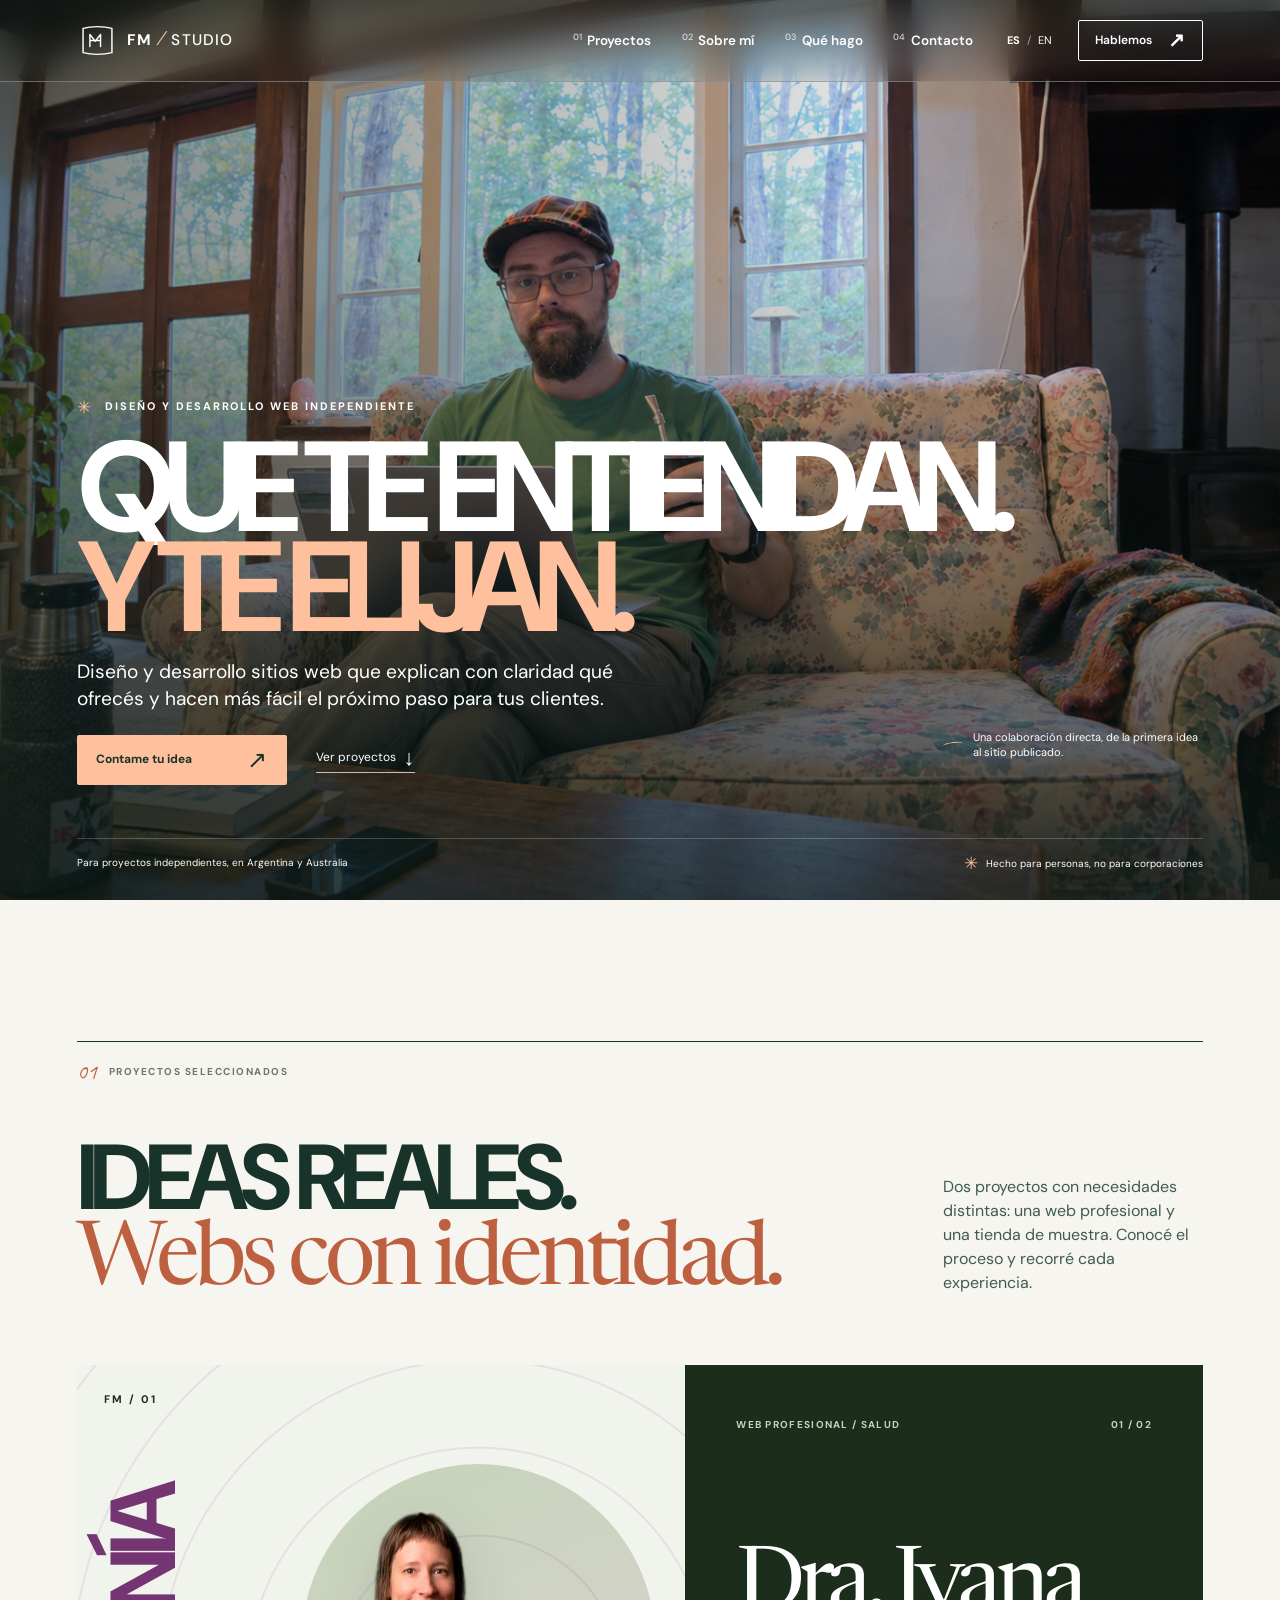
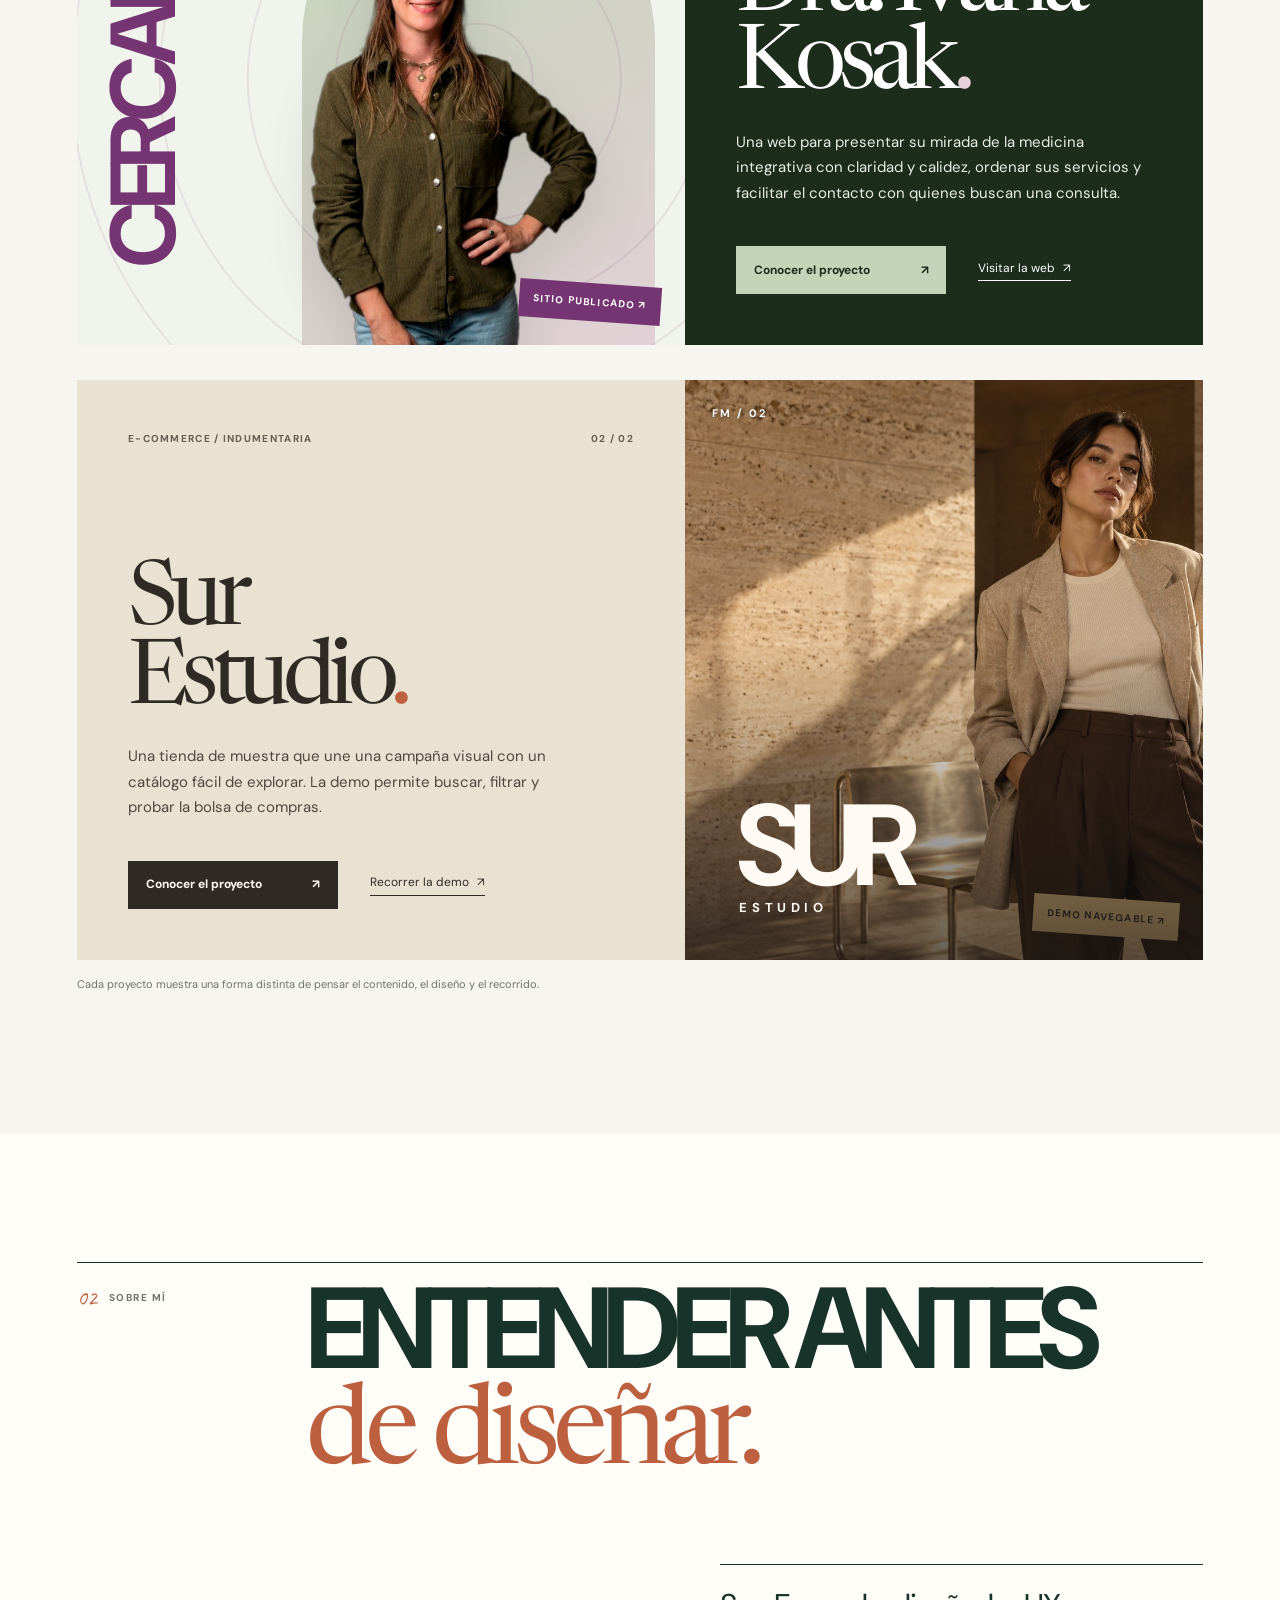
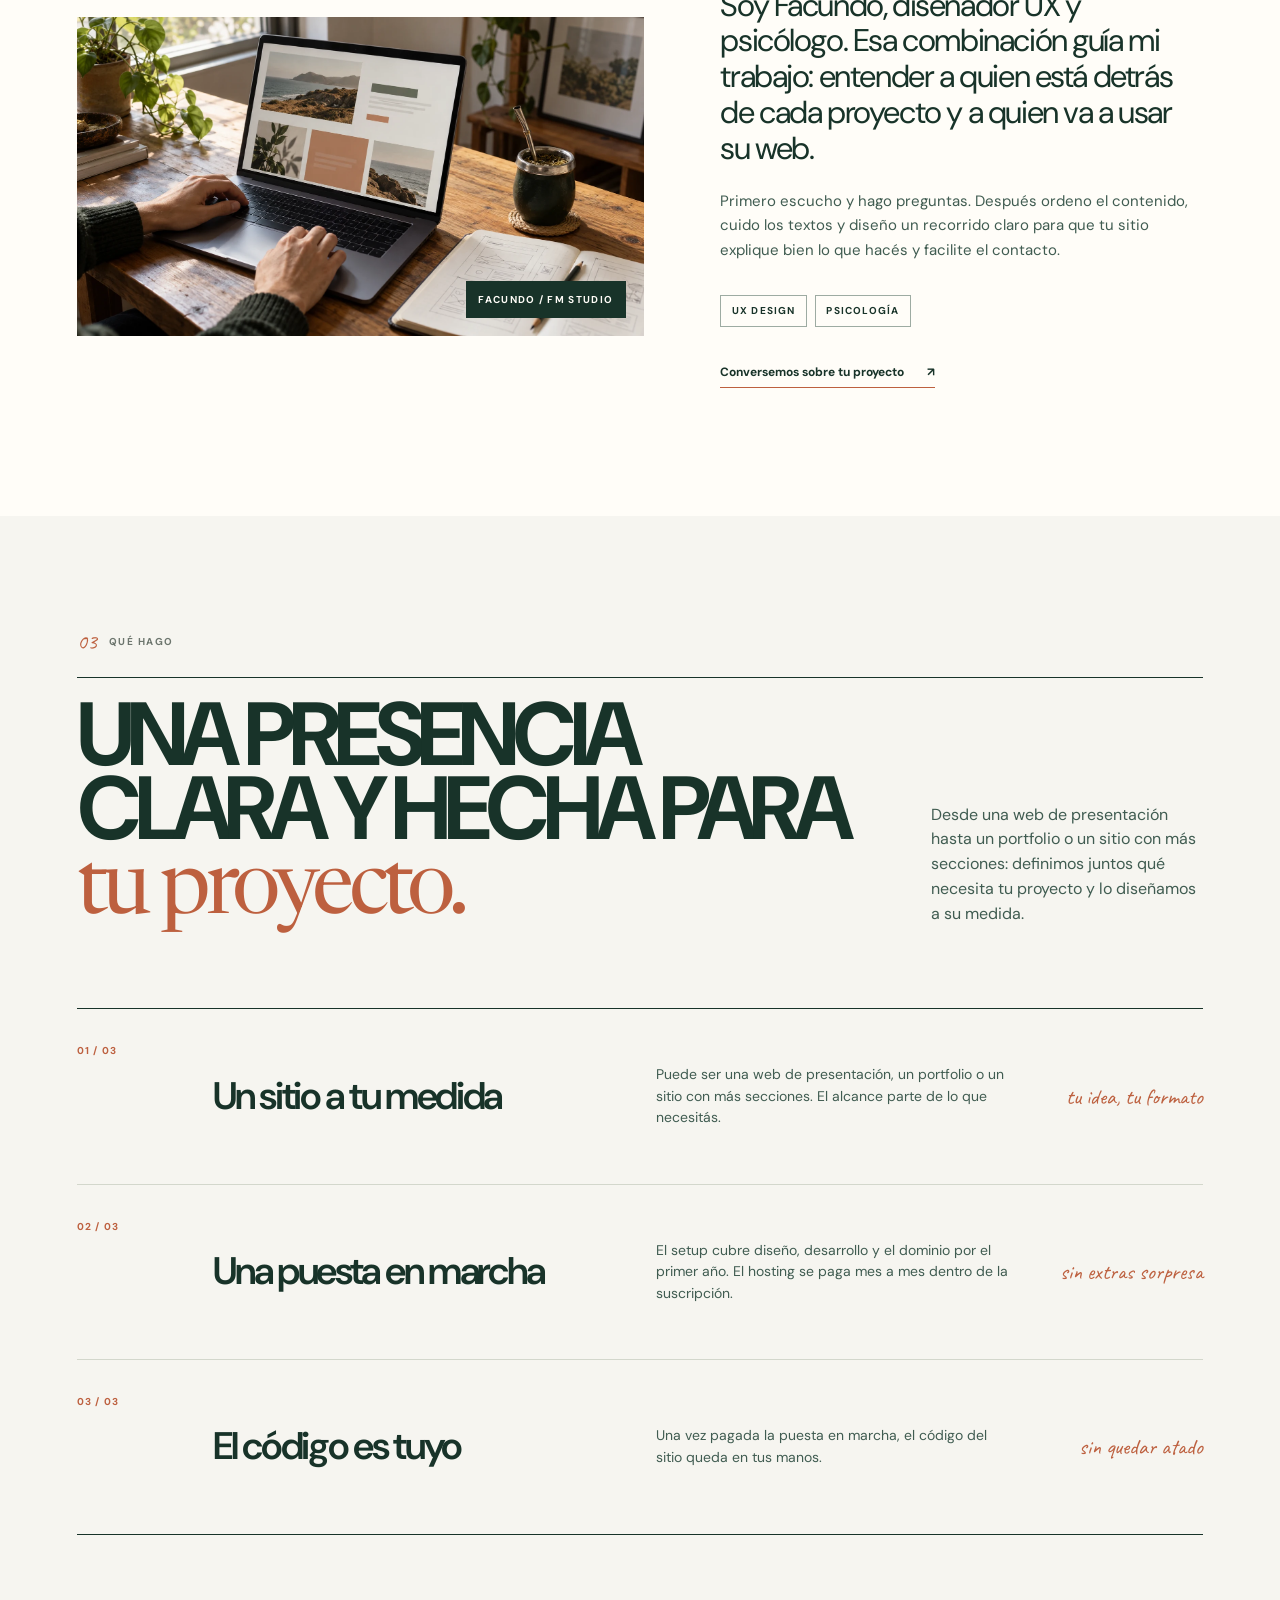
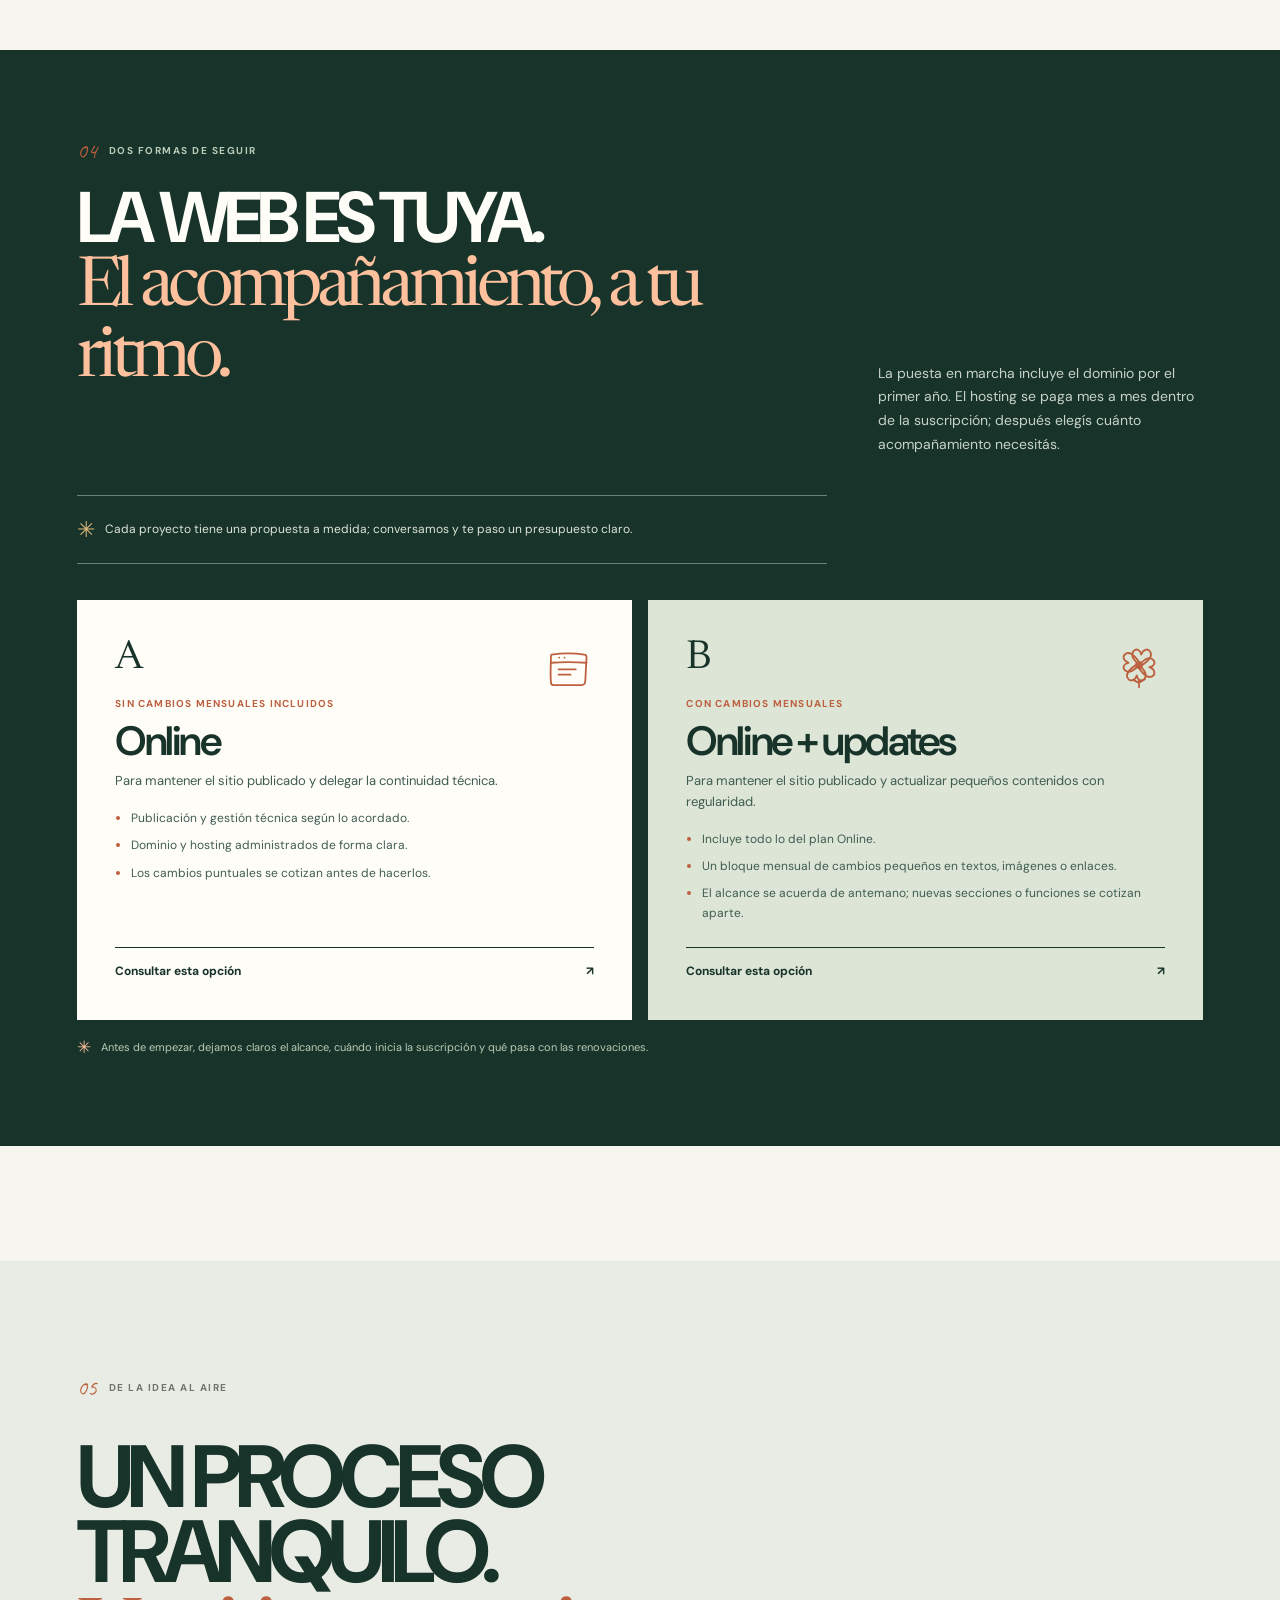
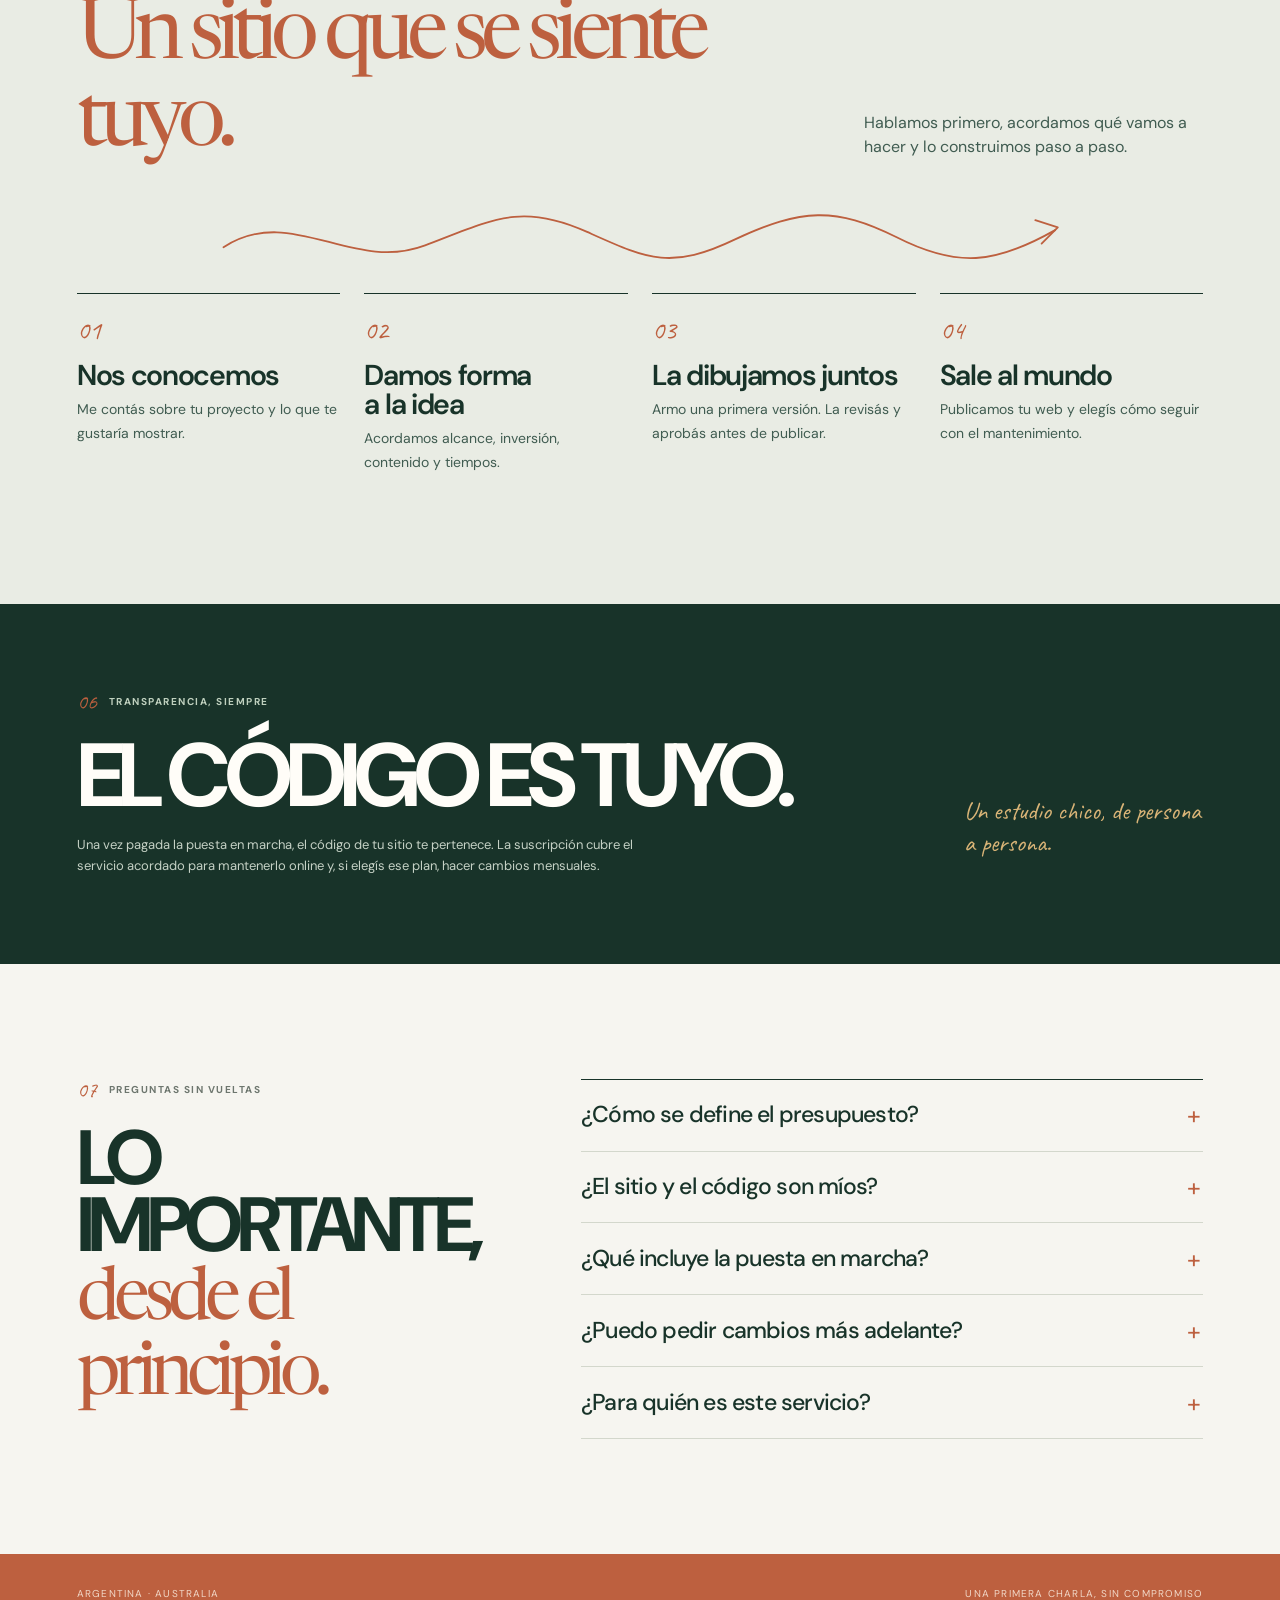
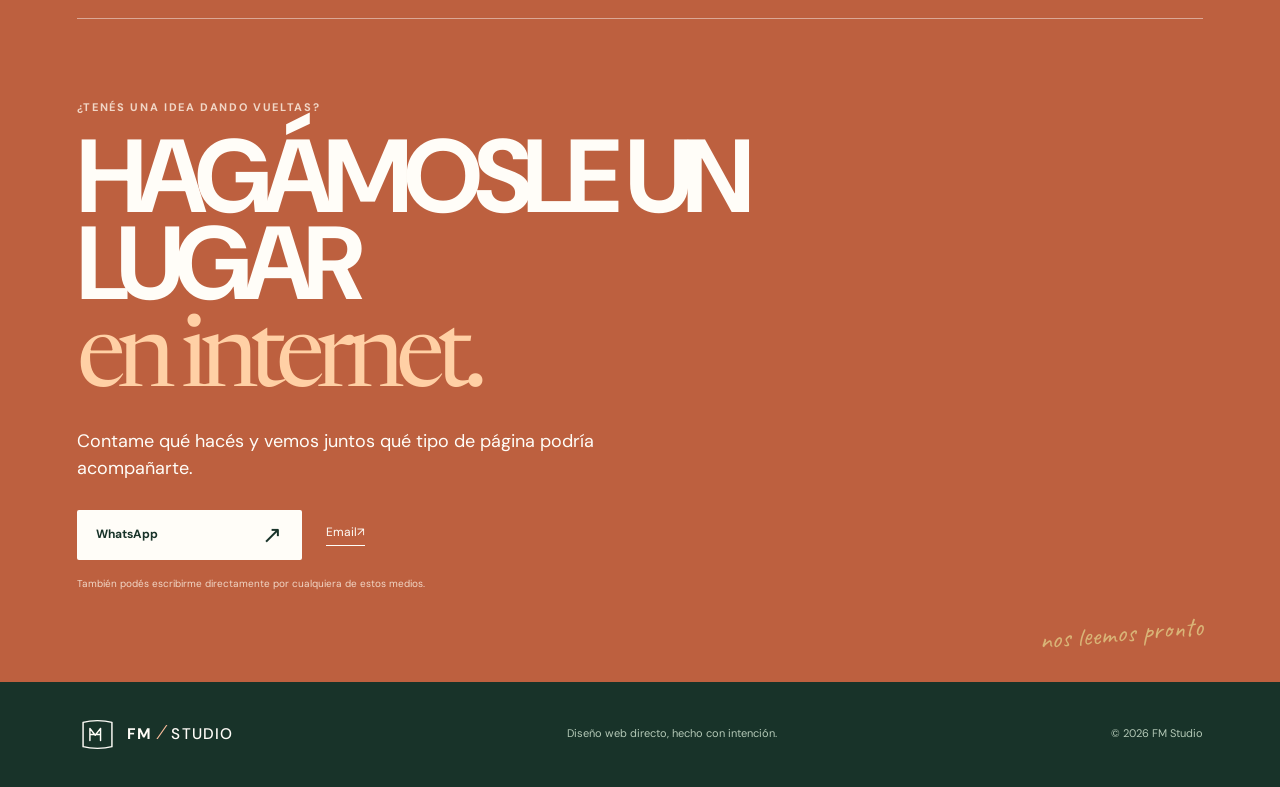
<file: index.html>
<!doctype html>
<html lang="es">
  <head>
    <meta charset="utf-8" />
    <meta name="viewport" content="width=device-width, initial-scale=1" />
    <meta name="description" content="Sitios web diseñados con atención para emprendedores y profesionales independientes de Argentina y Australia." />
    <meta name="theme-color" content="#173b32" />
    <title>FM Studio — Una web hecha para vos</title>
    <link rel="preconnect" href="https://fonts.googleapis.com" />
    <link rel="preconnect" href="https://fonts.gstatic.com" crossorigin />
    <link href="https://fonts.googleapis.com/css2?family=Caveat:wght@400;500;600&family=DM+Sans:wght@400;500;600;700&family=Newsreader:opsz,wght@6..72,400;6..72,500&display=swap" rel="stylesheet" />
    <link rel="stylesheet" href="styles.css" />
    <link rel="stylesheet" href="editorial.css" />
    <script src="script.js" defer></script>
  </head>
  <body class="home-page">
    <a class="skip-link" href="#contenido" data-i18n="skip">Ir al contenido</a>
    <div class="scroll-progress" aria-hidden="true"><span id="scroll-progress-fill"></span></div>

    <header class="site-header">
      <a class="brand" href="#inicio" aria-label="FM Studio, inicio">
        <span class="brand-doodle" aria-hidden="true">
          <svg viewBox="0 0 54 54"><path d="M8 11c11-3 27-3 38 0v32c-11 3-27 3-38 0Z"/><path d="M17 35V19l7 9 7-9v16m-14-8h14"/></svg>
        </span>
        <span class="brand-name">FM<span class="brand-slash">/</span><span>STUDIO</span></span>
      </a>

      <nav class="main-nav" aria-label="Navegación principal">
        <a href="#proyectos" data-i18n="nav-work">Proyectos</a>
        <a href="#sobre-mi" data-i18n="nav-about">Sobre mí</a>
        <a href="#servicio" data-i18n="nav-service">Qué hago</a>
        <a href="#contacto" data-i18n="nav-contact">Contacto</a>
      </nav>

      <div class="header-actions">
        <div class="language-switch" aria-label="Seleccionar idioma">
          <button class="language-button is-active" type="button" data-language="es" aria-pressed="true">ES</button>
          <span aria-hidden="true">/</span>
          <button class="language-button" type="button" data-language="en" aria-pressed="false">EN</button>
        </div>
        <a class="header-cta" href="#contacto"><span data-i18n="nav-cta">Hablemos</span><span class="hand-arrow" aria-hidden="true">↗</span></a>
      </div>
    </header>

    <main id="contenido">
      <section class="hero section-shell" id="inicio">
        <div class="hero-copy">
          <p class="eyebrow"><span class="tiny-star" aria-hidden="true">✳</span><span data-i18n="hero-eyebrow">Diseño y desarrollo web independiente</span></p>
          <h1 data-i18n="hero-title">Que te entiendan.<br /><em>Y te elijan.</em></h1>
          <p class="hero-intro" data-i18n="hero-intro">Diseño y desarrollo sitios web que explican con claridad qué ofrecés y hacen más fácil el próximo paso para tus clientes.</p>
          <div class="hero-actions">
            <a class="button button-black" href="#contacto"><span data-i18n="hero-cta">Contame tu idea</span><span class="button-arrow" aria-hidden="true">↗</span></a>
            <a class="text-link" href="#proyectos"><span data-i18n="hero-secondary">Ver proyectos</span><span class="scribble-down" aria-hidden="true">↓</span></a>
          </div>
          <p class="hero-note"><span class="drawn-line" aria-hidden="true"></span><span data-i18n="hero-note">Una colaboración directa, de la primera idea al sitio publicado.</span></p>
        </div>

        <div class="hero-art" role="img" aria-label="Facundo en su espacio de trabajo, con su computadora y un mate">
          <img src="assets/studio/facundo-sillon-natural-v7.png" width="1672" height="941" alt="" fetchpriority="high" />
        </div>

        <div class="hero-bottom"><span data-i18n="hero-location">Para proyectos independientes, en Argentina y Australia</span><span class="hero-bottom-right"><span class="tiny-star" aria-hidden="true">✳</span><span data-i18n="hero-markets">Hecho para personas, no para corporaciones</span></span></div>
      </section>

      <section class="work-section section-shell" id="proyectos" aria-labelledby="work-title">
        <div class="work-heading">
          <p class="section-kicker"><span>01</span><span data-i18n="work-kicker">PROYECTOS SELECCIONADOS</span></p>
          <div class="work-heading-row">
            <h2 id="work-title" data-i18n="work-title">Ideas reales.<br /><em>Webs con identidad.</em></h2>
            <p data-i18n="work-intro">Dos proyectos con necesidades distintas: una web profesional y una tienda de muestra. Conocé el proceso y recorré cada experiencia.</p>
          </div>
        </div>

        <article class="work-feature work-feature-ivana" aria-labelledby="ivana-work-title">
          <a class="work-feature-visual" href="proyectos/ivana-kosak/" aria-label="Ver el proyecto Dra. Ivana Kosak">
            <span class="work-visual-index" aria-hidden="true">FM / 01</span>
            <span class="work-visual-word" aria-hidden="true">CERCANÍA</span>
            <img src="assets/ivana/retrato.png" width="1200" height="1892" alt="Retrato de la Dra. Ivana Kosak" loading="lazy" />
            <span class="work-visual-stamp" data-i18n="work-stamp">SITIO PUBLICADO ↗</span>
          </a>
          <div class="work-feature-copy">
            <div class="work-feature-top"><span data-i18n="work-category">WEB PROFESIONAL / SALUD</span><span>01 / 02</span></div>
            <h3 id="ivana-work-title">Dra. Ivana<br />Kosak<span aria-hidden="true">.</span></h3>
            <p data-i18n="work-description">Una web para presentar su mirada de la medicina integrativa con claridad y calidez, ordenar sus servicios y facilitar el contacto con quienes buscan una consulta.</p>
            <div class="work-feature-actions">
              <a class="work-primary-link" href="proyectos/ivana-kosak/"><span data-i18n="work-case-link">Conocer el proyecto</span><span aria-hidden="true">↗</span></a>
              <a class="work-secondary-link" href="https://www.ivanakosak.com/" target="_blank" rel="noopener noreferrer"><span data-i18n="work-live-link">Visitar la web</span><span aria-hidden="true">↗</span></a>
            </div>
          </div>
        </article>
        <article class="work-feature work-feature-sur" aria-labelledby="sur-work-title">
          <a class="work-feature-visual" href="proyectos/sur-estudio/" aria-label="Ver el proyecto Sur Estudio" data-i18n-aria="work-sur-image-label">
            <span class="work-visual-index" aria-hidden="true">FM / 02</span>
            <img src="assets/sur/hero.jpg" width="1536" height="1024" alt="Campaña de moda de Sur Estudio" data-i18n-alt="work-sur-image-alt" loading="lazy" />
            <span class="work-sur-word" aria-hidden="true">SUR<span>ESTUDIO</span></span>
            <span class="work-visual-stamp" data-i18n="work-sur-stamp">DEMO NAVEGABLE ↗</span>
          </a>
          <div class="work-feature-copy">
            <div class="work-feature-top"><span data-i18n="work-sur-category">E-COMMERCE / INDUMENTARIA</span><span>02 / 02</span></div>
            <h3 id="sur-work-title">Sur<br />Estudio<span aria-hidden="true">.</span></h3>
            <p data-i18n="work-sur-description">Una tienda de muestra que une una campaña visual con un catálogo fácil de explorar. La demo permite buscar, filtrar y probar la bolsa de compras.</p>
            <div class="work-feature-actions">
              <a class="work-primary-link" href="proyectos/sur-estudio/"><span data-i18n="work-case-link">Conocer el proyecto</span><span aria-hidden="true">↗</span></a>
              <a class="work-secondary-link" href="proyectos/sur-estudio/demo/"><span data-i18n="work-sur-demo-link">Recorrer la demo</span><span aria-hidden="true">↗</span></a>
            </div>
          </div>
        </article>
        <p class="work-footnote" data-i18n="work-footnote">Cada proyecto muestra una forma distinta de pensar el contenido, el diseño y el recorrido.</p>
      </section>

      <section class="about-section section-shell" id="sobre-mi" aria-labelledby="about-title">
        <div class="about-heading">
          <p class="section-kicker"><span>02</span><span data-i18n="about-kicker">SOBRE MÍ</span></p>
          <h2 id="about-title" data-i18n="about-title">Entender antes<br /><em>de diseñar.</em></h2>
        </div>
        <div class="about-visual">
          <img src="assets/studio/proceso-diseno-web.webp" width="1672" height="941" alt="Una web en proceso de diseño en una computadora, con bocetos y un mate sobre la mesa" data-i18n-alt="about-image-alt" loading="lazy" />
          <span class="about-photo-label">FACUNDO / FM STUDIO</span>
        </div>
        <div class="about-copy">
          <p class="about-intro" data-i18n="about-intro">Soy Facundo, diseñador UX y psicólogo. Esa combinación guía mi trabajo: entender a quien está detrás de cada proyecto y a quien va a usar su web.</p>
          <p class="about-detail" data-i18n="about-detail">Primero escucho y hago preguntas. Después ordeno el contenido, cuido los textos y diseño un recorrido claro para que tu sitio explique bien lo que hacés y facilite el contacto.</p>
          <div class="about-roles" aria-label="Disciplinas" data-i18n-aria="about-roles-label"><span>UX DESIGN</span><span data-i18n="about-role-psychology">PSICOLOGÍA</span></div>
          <a class="about-link" href="#contacto"><span data-i18n="about-link">Conversemos sobre tu proyecto</span><span aria-hidden="true">↗</span></a>
        </div>
      </section>

      <section class="service-section section-shell" id="servicio">
        <div class="section-topline"><p class="section-kicker"><span>03</span><span data-i18n="service-kicker">QUÉ HAGO</span></p><span class="margin-doodle" aria-hidden="true">↘</span></div>
        <div class="service-heading"><h2 data-i18n="service-title">Una presencia<br />clara y hecha para<br /><em>tu proyecto.</em></h2><p data-i18n="service-intro">Desde una web de presentación hasta un portfolio o un sitio con más secciones: definimos juntos qué necesita tu proyecto y lo diseñamos a su medida.</p></div>

        <div class="service-grid">
          <article class="service-card">
            <span class="service-count">01 / 03</span>
            <svg class="hand-icon icon-window" viewBox="0 0 100 100" aria-hidden="true"><path d="M17 24c21-3 48-2 67 0 2 0 3 2 3 4-1 19-1 42-2 54 0 2-2 4-4 4-19 1-44 1-63 0-2 0-4-2-4-4-1-20 0-39 0-54 0-2 1-4 3-4Z"/><path d="M15 37c23-2 49-2 71 0m-59-7h.2m8 0h.2m-4 19 24 0m-24 7 40-1m-39 8 28 0m-27 8 38-1"/><path d="m75 15 4 8 9 1-7 6 2 9-8-5-8 5 3-9-7-6 9-1 3-8Z"/></svg>
            <h3 data-i18n="service-one-title">Un sitio a tu medida</h3>
            <p data-i18n="service-one-copy">Puede ser una web de presentación, un portfolio o un sitio con más secciones. El alcance parte de lo que necesitás.</p>
            <span class="service-doodle-word" data-i18n="service-one-note">tu idea, tu formato</span>
          </article>
          <article class="service-card">
            <span class="service-count">02 / 03</span>
            <svg class="hand-icon icon-spark" viewBox="0 0 100 100" aria-hidden="true"><path d="M49 12c2 16 7 25 19 32-14 2-22 10-27 25-3-15-10-24-25-29 16-4 25-12 33-28Z"/><path d="M75 54c1 9 5 14 13 17-9 2-14 7-17 16-2-9-6-14-15-17 10-2 15-7 19-16Zm-48-4c1 5 3 8 8 10-5 1-8 4-9 9-1-5-3-8-8-10 5-1 8-4 9-9Z"/><path d="M29 80c-5 6-11 9-19 10m60-68c4-5 9-8 15-9"/></svg>
            <h3 data-i18n="service-two-title">Una puesta en marcha</h3>
            <p data-i18n="service-two-copy">El setup cubre diseño, desarrollo y el dominio por el primer año. El hosting se paga mes a mes dentro de la suscripción.</p>
            <span class="service-doodle-word" data-i18n="service-two-note">sin extras sorpresa</span>
          </article>
          <article class="service-card">
            <span class="service-count">03 / 03</span>
            <svg class="hand-icon icon-flower" viewBox="0 0 100 100" aria-hidden="true"><path d="M50 51c-10-10-17-17-11-25 5-6 13-3 15 5 3-10 13-12 17-5 5 8-4 17-16 25Zm0 0c10-10 17-17 25-11 6 5 3 13-5 15 10 3 12 13 5 17-8 5-17-4-25-16Zm0 0c10 10 17 17 11 25-5 6-13 3-15-5-3 10-13 12-17 5-5-8 4-17 16-25Zm0 0c-10 10-17 17-25 11-6-5-3-13 5-15-10-3-12-13-5-17 8-5 17 4 25 16Z"/><circle cx="51" cy="52" r="6"/><path d="M52 77c-1 9 1 14 7 19m-6-11c-6-4-12-4-18-2m24-3c5-3 10-4 16-2"/></svg>
            <h3 data-i18n="service-three-title">El código es tuyo</h3>
            <p data-i18n="service-three-copy">Una vez pagada la puesta en marcha, el código del sitio queda en tus manos.</p>
            <span class="service-doodle-word" data-i18n="service-three-note">sin quedar atado</span>
          </article>
        </div>

        <div class="subscription-block" id="planes">
          <div class="subscription-heading">
            <div>
              <p class="section-kicker section-kicker-inverse"><span>04</span><span data-i18n="plans-kicker">DOS FORMAS DE SEGUIR</span></p>
              <h3 data-i18n="plans-title">La web es tuya.<br /><em>El acompañamiento, a tu ritmo.</em></h3>
            </div>
            <p data-i18n="plans-subtitle">La puesta en marcha incluye el dominio por el primer año. El hosting se paga mes a mes dentro de la suscripción; después elegís cuánto acompañamiento necesitás.</p>
          </div>
          <div class="subscription-setup"><span class="setup-scribble" aria-hidden="true">✳</span><span data-i18n="plans-note">Cada proyecto tiene una propuesta a medida; conversamos y te paso un presupuesto claro.</span></div>
          <div class="subscription-grid">
            <article class="plan-card subscription-card" data-plan-card>
              <div class="plan-head"><span class="plan-number">A</span><svg class="plan-icon" viewBox="0 0 70 70" aria-hidden="true"><path d="M13 21c14-2 31-2 44 0 2 0 3 2 3 4-1 11-1 24-2 34-1 2-2 3-4 3H15c-2 0-3-2-3-4-1-11 0-25 0-34 0-2 0-3 1-3Z"/><path d="M12 32c15-1 32-1 48 0m-37-7h.2m7 0h.2m-8 16h23m-23 7h16"/></svg></div>
              <p class="plan-tag" data-i18n="plan-a-tag">SIN CAMBIOS MENSUALES INCLUIDOS</p>
              <h4 data-i18n="plan-a-title">Online</h4>
              <p class="plan-copy" data-i18n="plan-a-copy">Para mantener el sitio publicado y delegar la continuidad técnica.</p>
              <ul class="plan-benefits">
                <li data-i18n="plan-a-benefit-one">Publicación y gestión técnica según lo acordado.</li>
                <li data-i18n="plan-a-benefit-two">Dominio y hosting administrados de forma clara.</li>
                <li data-i18n="plan-a-benefit-three">Los cambios puntuales se cotizan antes de hacerlos.</li>
              </ul>
              <a class="plan-cta" href="#contacto"><span data-i18n="plan-cta">Consultar esta opción</span><span aria-hidden="true">↗</span></a>
            </article>
            <article class="plan-card subscription-card plan-card-updates" data-plan-card>
              <div class="plan-head"><span class="plan-number">B</span><svg class="plan-icon flower-plan" viewBox="0 0 70 70" aria-hidden="true"><path d="M35 35c-8-8-12-13-7-19 4-4 9-1 10 5 2-7 9-9 12-4 4 6-2 12-12 19Zm0 0c8-8 13-12 19-7 4 4 1 9-5 10 7 2 9 9 4 12-6 4-12-2-19-12Zm0 0c8 8 12 13 7 19-4 4-9 1-10-5-2 7-9 9-12 4-4-6 2-12 12-19Zm0 0c-8 8-13 12-19 7-4-4-1-9 5-10-7-2-9-9-4-12 6-4 12 2 19 12Z"/><circle cx="35" cy="35" r="4"/><path d="M35 55v10m0-6-8-4m8 4 8-5"/></svg></div>
              <p class="plan-tag" data-i18n="plan-b-tag">CON CAMBIOS MENSUALES</p>
              <h4 data-i18n="plan-b-title">Online + updates</h4>
              <p class="plan-copy" data-i18n="plan-b-copy">Para mantener el sitio publicado y actualizar pequeños contenidos con regularidad.</p>
              <ul class="plan-benefits">
                <li data-i18n="plan-b-benefit-one">Incluye todo lo del plan Online.</li>
                <li data-i18n="plan-b-benefit-two">Un bloque mensual de cambios pequeños en textos, imágenes o enlaces.</li>
                <li data-i18n="plan-b-benefit-three">El alcance se acuerda de antemano; nuevas secciones o funciones se cotizan aparte.</li>
              </ul>
              <a class="plan-cta" href="#contacto"><span data-i18n="plan-cta">Consultar esta opción</span><span aria-hidden="true">↗</span></a>
            </article>
          </div>
          <p class="plans-footnote"><span class="tiny-star" aria-hidden="true">✳</span><span data-i18n="plans-footnote">Antes de empezar, dejamos claros el alcance, cuándo inicia la suscripción y qué pasa con las renovaciones.</span></p>
        </div>
      </section>

      <section class="process-section section-shell" id="proceso">
        <div class="process-heading">
          <p class="section-kicker"><span>05</span><span data-i18n="process-kicker">DE LA IDEA AL AIRE</span></p>
          <h2 data-i18n="process-title">Un proceso tranquilo.<br /><em>Un sitio que se siente tuyo.</em></h2>
          <p data-i18n="process-intro">Hablamos primero, acordamos qué vamos a hacer y lo construimos paso a paso.</p>
        </div>
        <svg class="process-thread" viewBox="0 0 950 100" aria-hidden="true"><path d="M12 58c76-49 142 29 224-2 76-29 107-48 180-15 67 30 92 43 165 8 73-34 111-36 179-2 67 34 109 30 176-8"/><path d="m914 28 25 8-18 18"/></svg>
        <div class="process-steps">
          <article class="process-step"><span class="step-number">01</span><h3 data-i18n="step-one-title">Nos conocemos</h3><p data-i18n="step-one-copy">Me contás sobre tu proyecto y lo que te gustaría mostrar.</p></article>
          <article class="process-step"><span class="step-number">02</span><h3 data-i18n="step-two-title">Damos forma a la idea</h3><p data-i18n="step-two-copy">Acordamos alcance, inversión, contenido y tiempos.</p></article>
          <article class="process-step"><span class="step-number">03</span><h3 data-i18n="step-three-title">La dibujamos juntos</h3><p data-i18n="step-three-copy">Armo una primera versión. La revisás y aprobás antes de publicar.</p></article>
          <article class="process-step"><span class="step-number">04</span><h3 data-i18n="step-four-title">Sale al mundo</h3><p data-i18n="step-four-copy">Publicamos tu web y elegís cómo seguir con el mantenimiento.</p></article>
        </div>
      </section>

      <section class="ownership-section section-shell">
        <div class="ownership-drawing" aria-hidden="true"><svg viewBox="0 0 170 180"><path d="M84 21c4 22 12 37 31 47-22 3-36 15-43 38-5-22-15-36-38-43 24-5 38-17 50-42Z"/><path d="M118 108c3 13 8 20 20 25-13 2-21 9-25 22-3-13-9-20-22-25 14-3 22-10 27-22Z"/><path d="M39 125c-5 8-7 18-5 29m12-16c7 3 13 8 16 15m-31 10 14 7"/></svg></div>
        <div class="ownership-copy"><p class="section-kicker"><span>06</span><span data-i18n="ownership-kicker">TRANSPARENCIA, SIEMPRE</span></p><h2 data-i18n="ownership-title">El código es tuyo.</h2><p data-i18n="ownership-copy">Una vez pagada la puesta en marcha, el código de tu sitio te pertenece. La suscripción cubre el servicio acordado para mantenerlo online y, si elegís ese plan, hacer cambios mensuales.</p></div>
        <p class="ownership-aside" data-i18n="ownership-aside">Un estudio chico, de persona a persona.</p>
      </section>

      <section class="faq-section section-shell">
        <div class="faq-heading"><p class="section-kicker"><span>07</span><span data-i18n="faq-kicker">PREGUNTAS SIN VUELTAS</span></p><h2 data-i18n="faq-title">Lo importante,<br /><em>desde el principio.</em></h2><svg class="faq-doodle" viewBox="0 0 170 100" aria-hidden="true"><path d="M16 61c35-37 76-41 122-22m-18-4 22 3-8 20"/><path d="m42 79 8 10 10-12"/></svg></div>
        <div class="faq-list">
          <details class="faq-item"><summary data-i18n="faq-one-q">¿Cómo se define el presupuesto?</summary><p data-i18n="faq-one-a">El presupuesto se prepara caso por caso. Después de conocer tu proyecto, te comparto una propuesta con el setup, la suscripción y los importes en ARS, AUD o USD.</p></details>
          <details class="faq-item"><summary data-i18n="faq-two-q">¿El sitio y el código son míos?</summary><p data-i18n="faq-two-a">Sí. Al completar el pago de la puesta en marcha, el código del sitio es tuyo. La suscripción mensual cubre el hosting y la gestión técnica acordada.</p></details>
          <details class="faq-item"><summary data-i18n="faq-three-q">¿Qué incluye la puesta en marcha?</summary><p data-i18n="faq-three-a">El diseño y desarrollo del sitio acordado y el registro del dominio por el primer año. El hosting va dentro de la suscripción mensual elegida. Dejamos alcance y renovaciones por escrito antes de empezar.</p></details>
          <details class="faq-item"><summary data-i18n="faq-four-q">¿Puedo pedir cambios más adelante?</summary><p data-i18n="faq-four-a">Sí. Podés elegir un plan sin cambios mensuales incluidos y cotizar los cambios cuando los necesites, o una opción que incluya pequeños cambios mensuales acordados.</p></details>
          <details class="faq-item"><summary data-i18n="faq-five-q">¿Para quién es este servicio?</summary><p data-i18n="faq-five-a">Para emprendedores y profesionales independientes que necesitan presentar su trabajo y facilitar el contacto.</p></details>
        </div>
      </section>

      <section class="contact-section" id="contacto">
        <div class="contact-inner section-shell">
          <div class="contact-topline"><span data-i18n="contact-location">ARGENTINA · AUSTRALIA</span><span data-i18n="contact-time">UNA PRIMERA CHARLA, SIN COMPROMISO</span></div>
          <div class="contact-scribble" aria-hidden="true"><svg viewBox="0 0 200 120"><path d="M13 76c27-43 63-57 104-43 30 10 39 32 68 31m-18-16 21 16-24 9"/><path d="M53 95c25 5 49 4 72-3"/><path d="m142 14 5 13 14 1-11 9 4 13-12-8-12 8 5-13-11-9 14-1 4-13Z"/></svg></div>
          <p class="contact-kicker" data-i18n="contact-kicker">¿TENÉS UNA IDEA DANDO VUELTAS?</p>
          <h2 data-i18n="contact-title">Hagámosle un lugar<br /><em>en internet.</em></h2>
          <p class="contact-copy" data-i18n="contact-copy">Contame qué hacés y vemos juntos qué tipo de página podría acompañarte.</p>
          <div class="contact-actions">
            <a class="button button-white" href="https://wa.me/541121604402" target="_blank" rel="noreferrer"><span data-i18n="contact-whatsapp">WhatsApp</span><span class="button-arrow" aria-hidden="true">↗</span></a>
            <a class="contact-email" href="mailto:musumeci.facundo@gmail.com"><span data-i18n="contact-email">Email</span><span aria-hidden="true">↗</span></a>
          </div>
          <p class="contact-note" data-i18n="contact-note">También podés escribirme directamente por cualquiera de estos medios.</p>
          <span class="contact-handwriting" data-i18n="contact-handwriting">nos leemos pronto</span>
        </div>
      </section>
    </main>

    <footer class="site-footer section-shell">
      <a class="brand footer-brand" href="#inicio" aria-label="FM Studio, volver al inicio"><span class="brand-doodle" aria-hidden="true"><svg viewBox="0 0 54 54"><path d="M8 11c11-3 27-3 38 0v32c-11 3-27 3-38 0Z"/><path d="M17 35V19l7 9 7-9v16m-14-8h14"/></svg></span><span class="brand-name">FM<span class="brand-slash">/</span><span>STUDIO</span></span></a>
      <p data-i18n="footer-copy">Diseño web directo, hecho con intención.</p>
      <span class="footer-mark">© <span id="year"></span> FM Studio</span>
    </footer>
  </body>
</html>
</file>
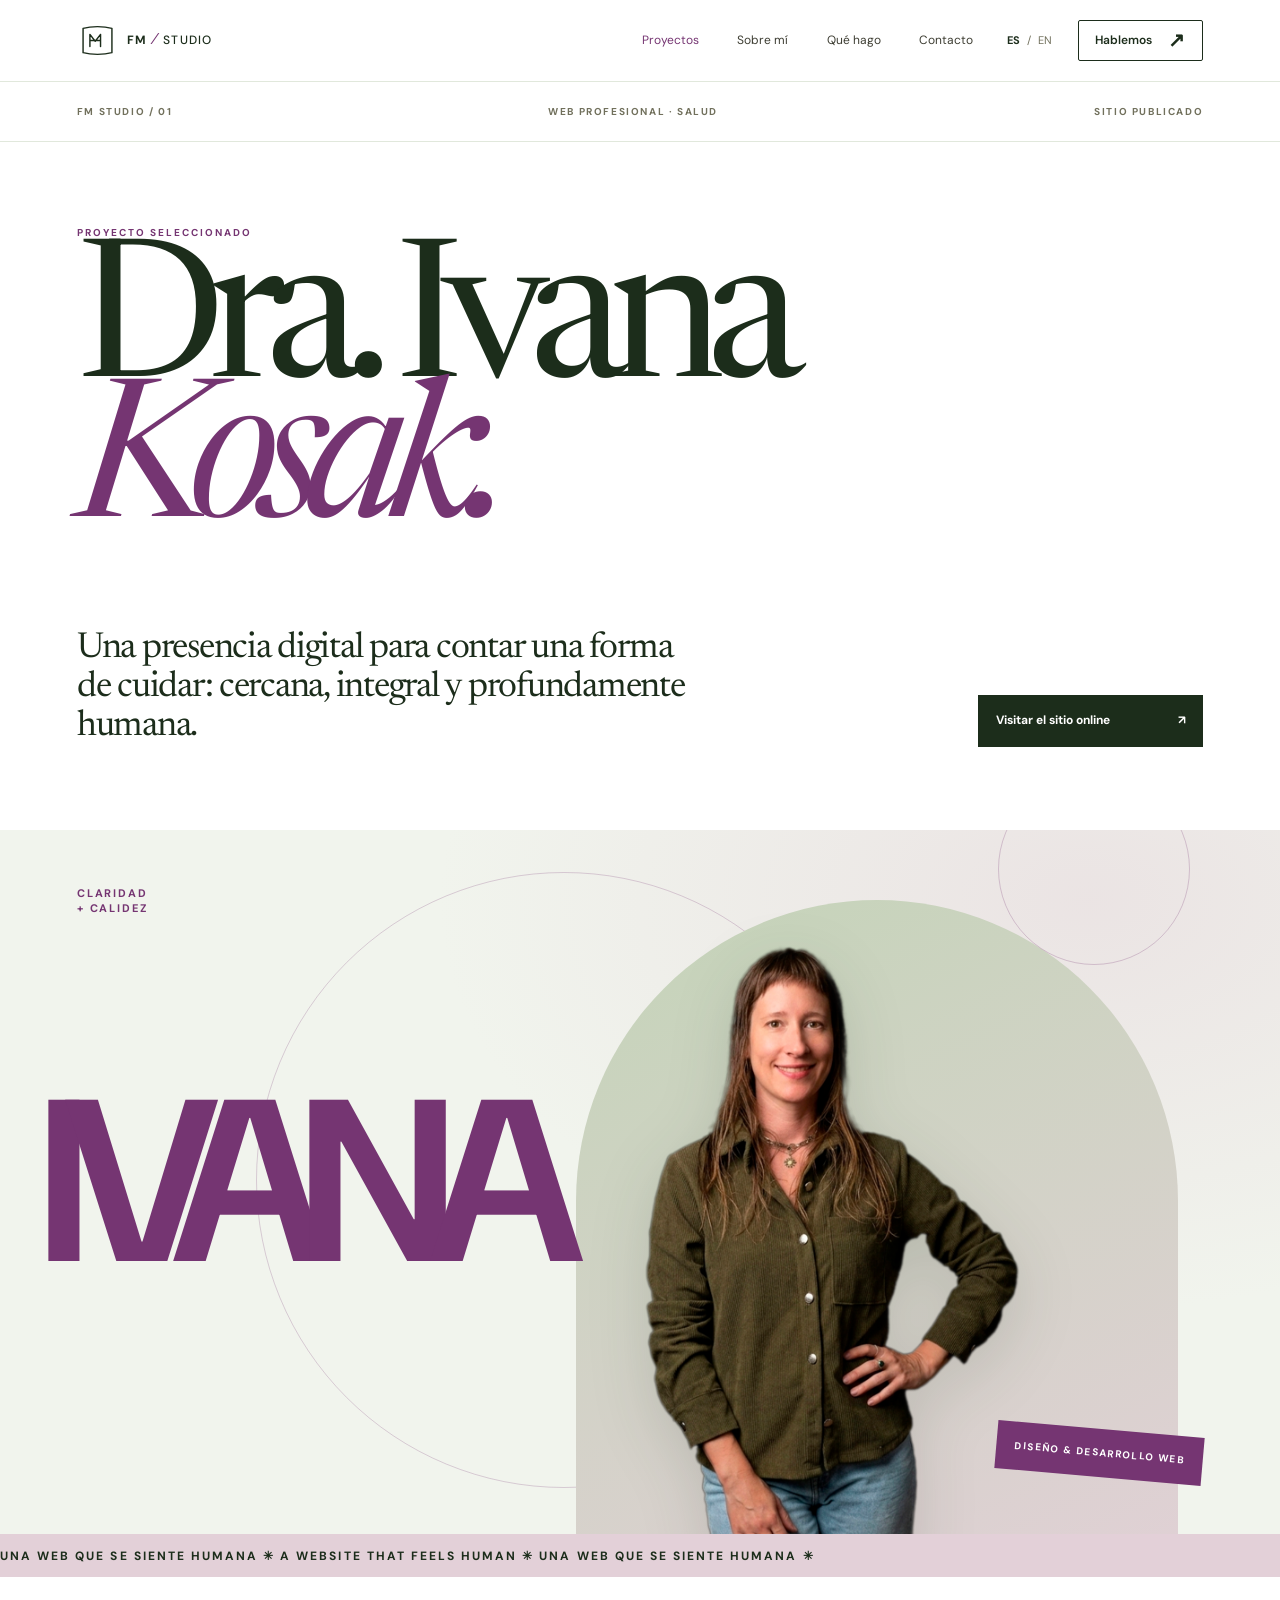
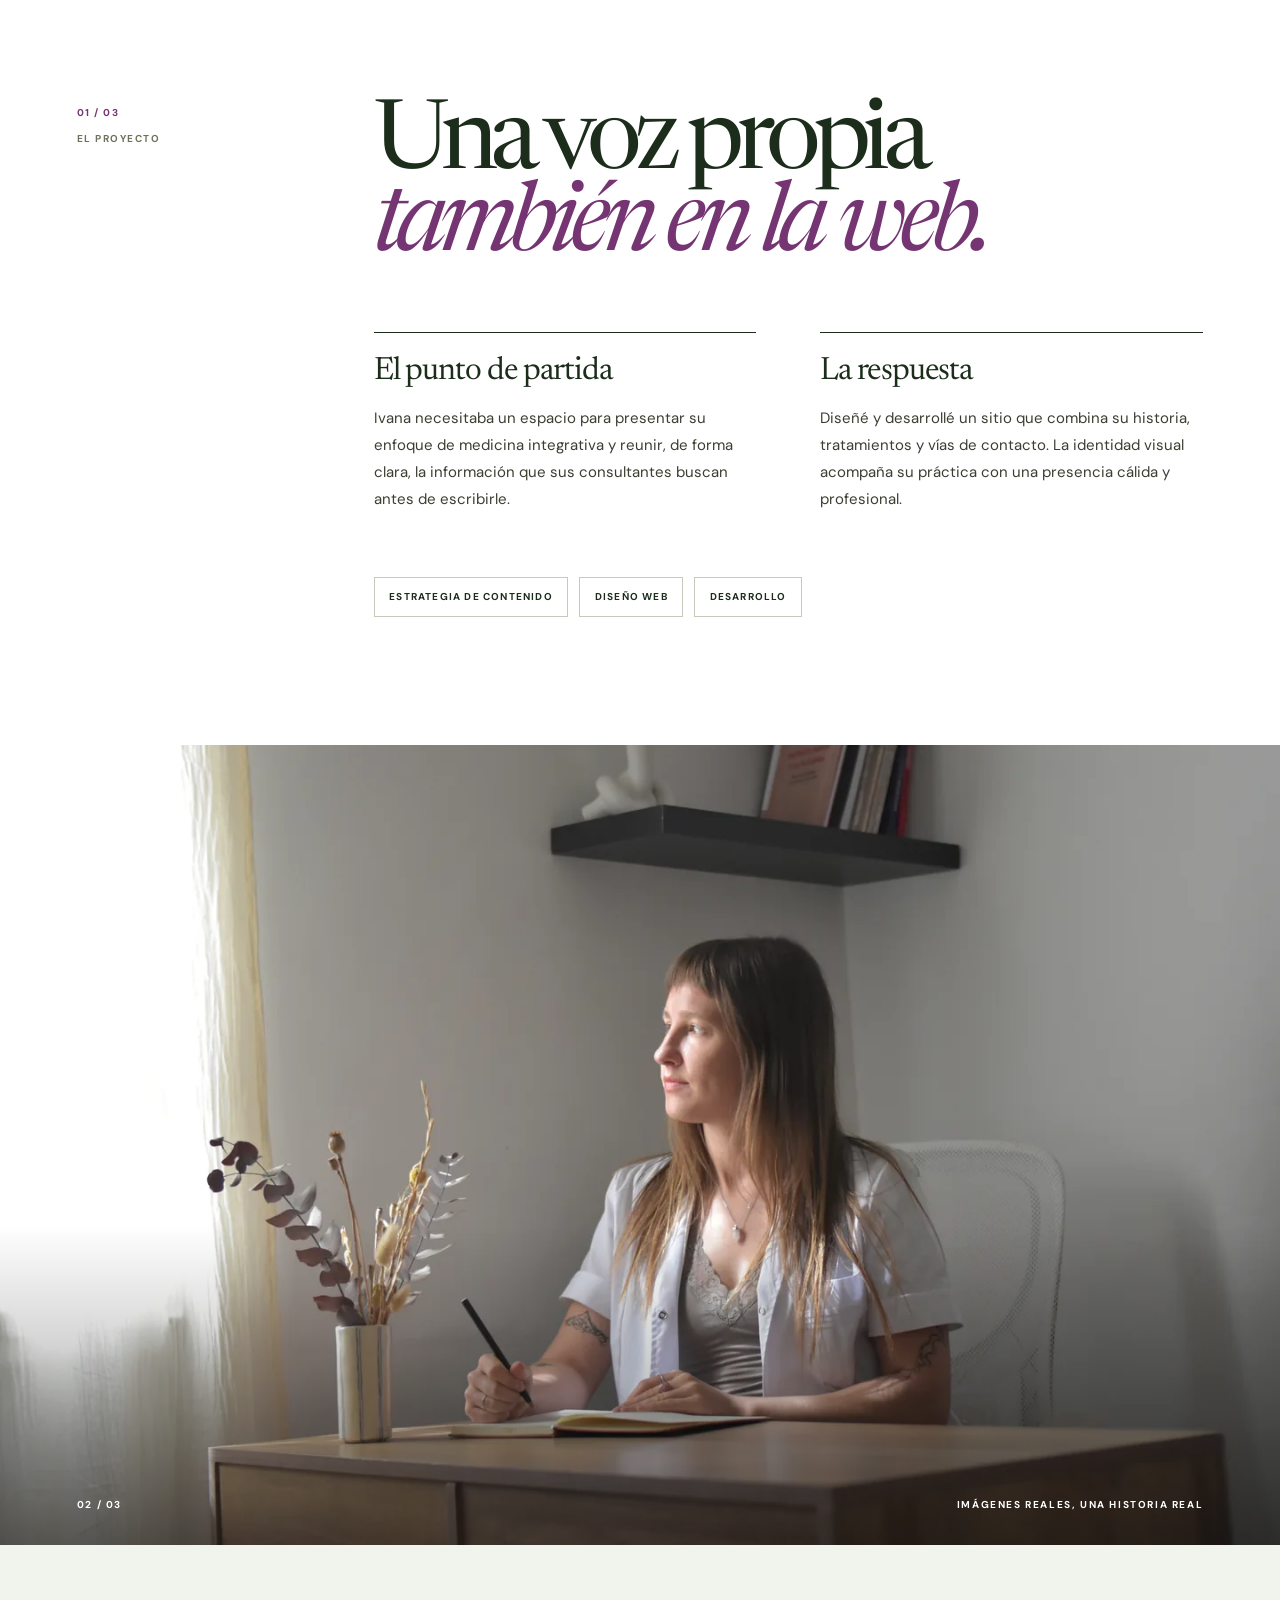
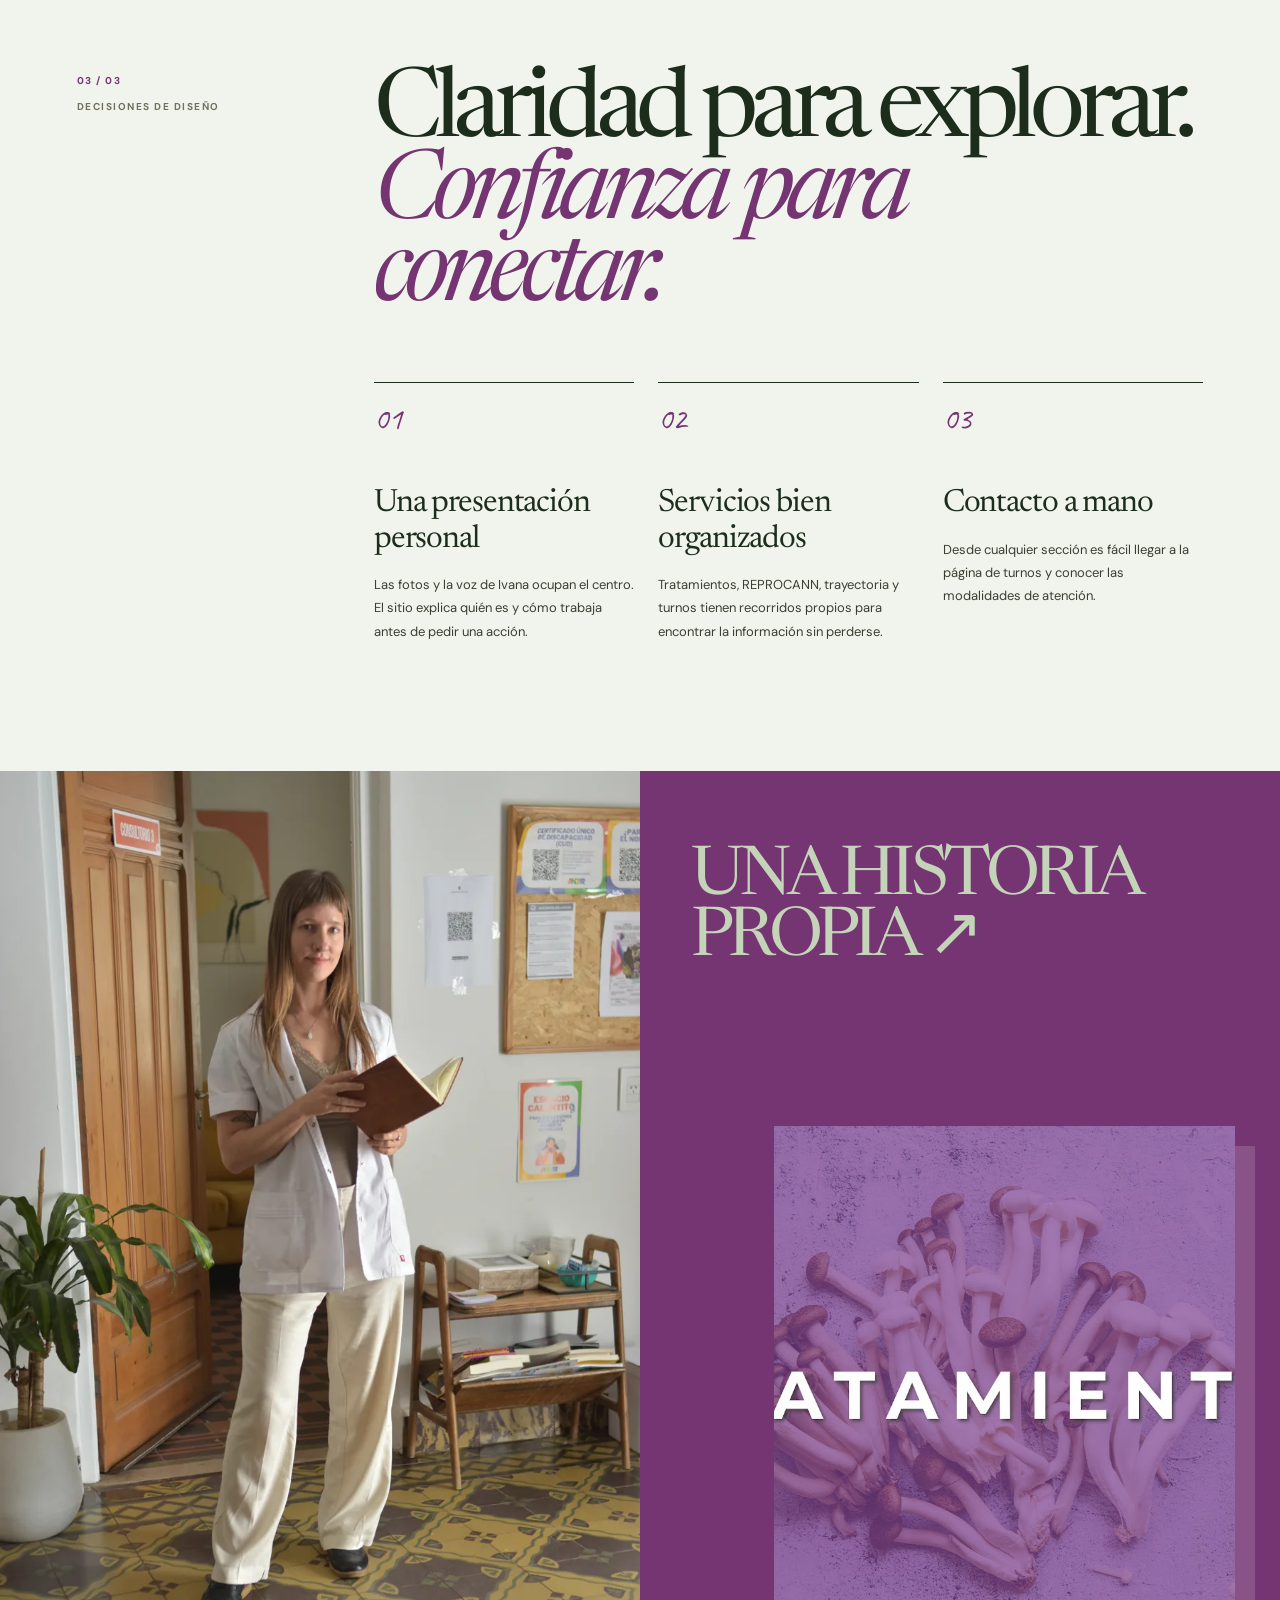
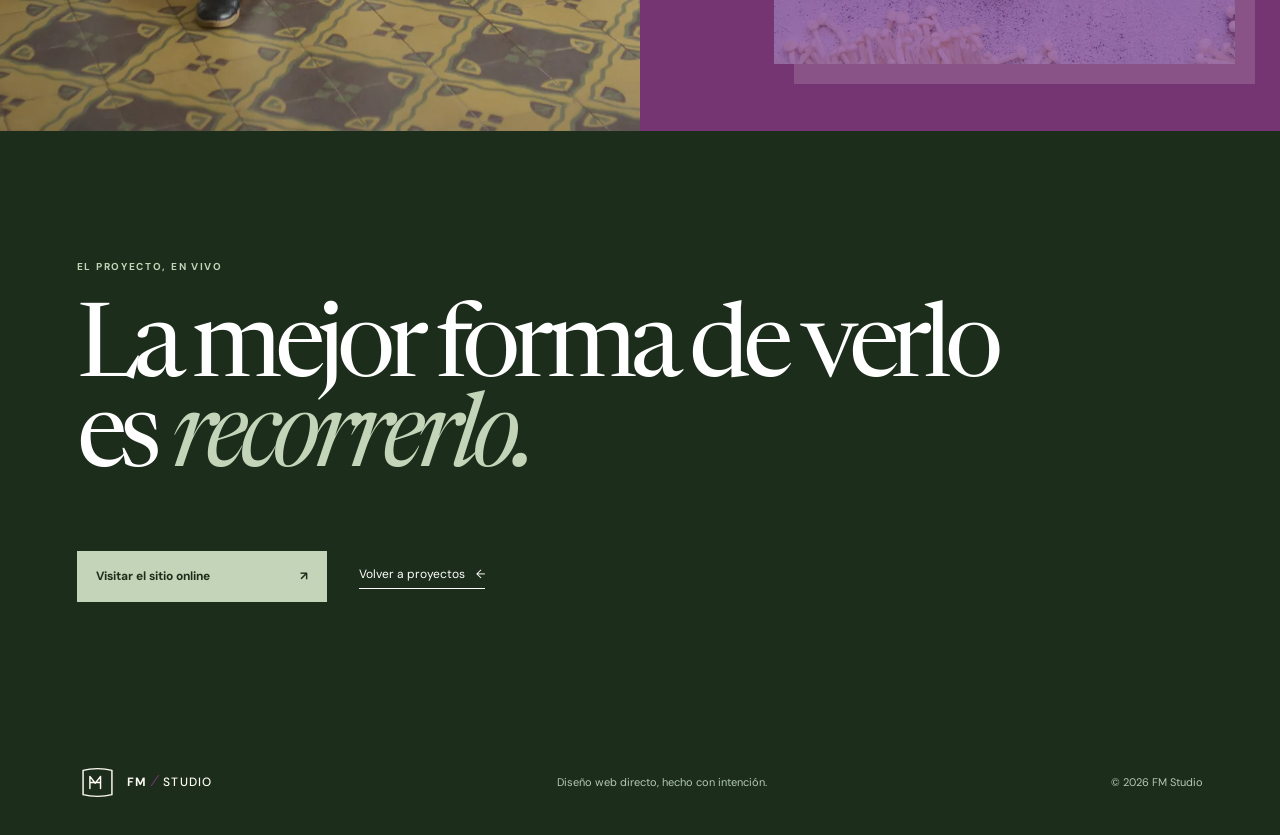
<file: proyectos/ivana-kosak/index.html>
<!doctype html>
<html lang="es">
  <head>
    <meta charset="utf-8" />
    <meta name="viewport" content="width=device-width, initial-scale=1" />
    <meta name="description" content="Conocé el proyecto web de la Dra. Ivana Kosak, diseñado y desarrollado por FM Studio." />
    <meta name="theme-color" content="#1c2d1b" />
    <title>Dra. Ivana Kosak — Proyecto de FM Studio</title>
    <link rel="preconnect" href="https://fonts.googleapis.com" />
    <link rel="preconnect" href="https://fonts.gstatic.com" crossorigin />
    <link href="https://fonts.googleapis.com/css2?family=Caveat:wght@400;500;600&family=DM+Sans:wght@400;500;600;700&family=Newsreader:opsz,wght@6..72,400;6..72,500&display=swap" rel="stylesheet" />
    <link rel="stylesheet" href="../../styles.css" />
    <link rel="stylesheet" href="../../project.css" />
    <script src="../../project.js" defer></script>
  </head>
  <body class="case-page">
    <a class="skip-link" href="#contenido" data-i18n="skip">Ir al contenido</a>
    <header class="site-header">
      <a class="brand" href="../../index.html" aria-label="FM Studio, inicio">
        <span class="brand-doodle" aria-hidden="true"><svg viewBox="0 0 54 54"><path d="M8 11c11-3 27-3 38 0v32c-11 3-27 3-38 0Z"/><path d="M17 35V19l7 9 7-9v16m-14-8h14"/></svg></span>
        <span class="brand-name">FM<span class="brand-slash">/</span><span>STUDIO</span></span>
      </a>
      <nav class="main-nav" aria-label="Navegación principal">
        <a href="../../index.html#proyectos" data-i18n="nav-projects">Proyectos</a>
        <a href="../../index.html#sobre-mi" data-i18n="nav-about">Sobre mí</a>
        <a href="../../index.html#servicio" data-i18n="nav-services">Qué hago</a>
        <a href="../../index.html#contacto" data-i18n="nav-contact">Contacto</a>
      </nav>
      <div class="header-actions">
        <div class="language-switch" aria-label="Seleccionar idioma">
          <button class="language-button is-active" type="button" data-language="es" aria-pressed="true">ES</button>
          <span aria-hidden="true">/</span>
          <button class="language-button" type="button" data-language="en" aria-pressed="false">EN</button>
        </div>
        <a class="header-cta" href="../../index.html#contacto"><span data-i18n="nav-cta">Hablemos</span><span class="hand-arrow" aria-hidden="true">↗</span></a>
      </div>
    </header>

    <main id="contenido">
      <section class="case-hero" aria-labelledby="case-title">
        <div class="case-topline section-shell"><span>FM STUDIO / 01</span><span data-i18n="hero-type">WEB PROFESIONAL · SALUD</span><span data-i18n="hero-status">SITIO PUBLICADO</span></div>
        <div class="case-hero-copy section-shell">
          <p class="case-overline" data-i18n="hero-overline">PROYECTO SELECCIONADO</p>
          <h1 id="case-title">Dra. Ivana<br /><em>Kosak.</em></h1>
          <div class="case-hero-bottom">
            <p data-i18n="hero-lead">Una presencia digital para contar una forma de cuidar: cercana, integral y profundamente humana.</p>
            <a class="case-hero-link" href="https://www.ivanakosak.com/" target="_blank" rel="noopener noreferrer"><span data-i18n="view-live">Visitar el sitio online</span><span aria-hidden="true">↗</span></a>
          </div>
        </div>
        <div class="case-hero-art" aria-label="Retrato de la Dra. Ivana Kosak sobre una composición inspirada en su identidad visual">
          <span class="case-art-left" aria-hidden="true" data-i18n="art-left">CLARIDAD<br />+ CALIDEZ</span>
          <span class="case-art-circle" aria-hidden="true"></span>
          <span class="case-art-word" aria-hidden="true">IVANA</span>
          <img src="../../assets/ivana/retrato.png" width="1200" height="1892" alt="Retrato de la Dra. Ivana Kosak" fetchpriority="high" />
          <span class="case-art-stamp" data-i18n="art-stamp">DISEÑO & DESARROLLO WEB</span>
        </div>
      </section>

      <div class="case-ribbon" aria-hidden="true"><span>UNA WEB QUE SE SIENTE HUMANA ✳ A WEBSITE THAT FEELS HUMAN ✳ UNA WEB QUE SE SIENTE HUMANA ✳</span></div>

      <section class="case-overview section-shell" aria-labelledby="overview-title">
        <div class="case-section-label"><span>01 / 03</span><span data-i18n="overview-label">EL PROYECTO</span></div>
        <div class="case-overview-main">
          <h2 id="overview-title" data-i18n="overview-title">Una voz propia<br /><em>también en la web.</em></h2>
          <div class="case-overview-grid">
            <div><h3 data-i18n="brief-title">El punto de partida</h3><p data-i18n="brief-copy">Ivana necesitaba un espacio para presentar su enfoque de medicina integrativa y reunir, de forma clara, la información que sus consultantes buscan antes de escribirle.</p></div>
            <div><h3 data-i18n="response-title">La respuesta</h3><p data-i18n="response-copy">Diseñé y desarrollé un sitio que combina su historia, tratamientos y vías de contacto. La identidad visual acompaña su práctica con una presencia cálida y profesional.</p></div>
          </div>
          <div class="case-meta"><span data-i18n="meta-one">ESTRATEGIA DE CONTENIDO</span><span data-i18n="meta-two">DISEÑO WEB</span><span data-i18n="meta-three">DESARROLLO</span></div>
        </div>
      </section>

      <section class="case-photo" aria-label="Ivana trabajando en su consultorio">
        <img src="../../assets/ivana/consultorio.webp" width="1440" height="960" alt="Ivana Kosak en su consultorio" loading="lazy" />
        <div class="case-photo-caption"><span>02 / 03</span><span data-i18n="photo-caption">IMÁGENES REALES, UNA HISTORIA REAL</span></div>
      </section>

      <section class="case-decisions section-shell" aria-labelledby="decisions-title">
        <div class="case-section-label"><span>03 / 03</span><span data-i18n="decisions-label">DECISIONES DE DISEÑO</span></div>
        <div class="case-decisions-body">
          <h2 id="decisions-title" data-i18n="decisions-title">Claridad para explorar.<br /><em>Confianza para conectar.</em></h2>
          <div class="case-decision-grid">
            <article><span class="decision-number">01</span><h3 data-i18n="decision-one-title">Una presentación personal</h3><p data-i18n="decision-one-copy">Las fotos y la voz de Ivana ocupan el centro. El sitio explica quién es y cómo trabaja antes de pedir una acción.</p></article>
            <article><span class="decision-number">02</span><h3 data-i18n="decision-two-title">Servicios bien organizados</h3><p data-i18n="decision-two-copy">Tratamientos, REPROCANN, trayectoria y turnos tienen recorridos propios para encontrar la información sin perderse.</p></article>
            <article><span class="decision-number">03</span><h3 data-i18n="decision-three-title">Contacto a mano</h3><p data-i18n="decision-three-copy">Desde cualquier sección es fácil llegar a la página de turnos y conocer las modalidades de atención.</p></article>
          </div>
        </div>
      </section>

      <section class="case-image-pair" aria-label="Fotografías del proyecto">
        <div class="case-pair-a"><img src="../../assets/ivana/en-consultorio.webp" width="900" height="1350" alt="Ivana Kosak en su espacio de atención" loading="lazy" /></div>
        <div class="case-pair-b"><span aria-hidden="true" data-i18n="pair-word">UNA HISTORIA<br />PROPIA ↗</span><img src="../../assets/ivana/tratamientos.jpg" width="1200" height="803" alt="Ivana Kosak trabajando en su consultorio" loading="lazy" /></div>
      </section>

      <section class="case-outro section-shell">
        <p class="case-outro-kicker" data-i18n="outro-kicker">EL PROYECTO, EN VIVO</p>
        <h2 data-i18n="outro-title">La mejor forma de verlo<br />es <em>recorrerlo.</em></h2>
        <div class="case-outro-actions">
          <a class="case-outro-primary" href="https://www.ivanakosak.com/" target="_blank" rel="noopener noreferrer"><span data-i18n="view-live">Visitar el sitio online</span><span aria-hidden="true">↗</span></a>
          <a class="case-outro-secondary" href="../../index.html#proyectos"><span data-i18n="back-projects">Volver a proyectos</span><span aria-hidden="true">←</span></a>
        </div>
      </section>
    </main>

    <footer class="site-footer section-shell">
      <a class="brand footer-brand" href="../../index.html" aria-label="FM Studio, volver al inicio"><span class="brand-doodle" aria-hidden="true"><svg viewBox="0 0 54 54"><path d="M8 11c11-3 27-3 38 0v32c-11 3-27 3-38 0Z"/><path d="M17 35V19l7 9 7-9v16m-14-8h14"/></svg></span><span class="brand-name">FM<span class="brand-slash">/</span><span>STUDIO</span></span></a>
      <p data-i18n="footer-copy">Diseño web directo, hecho con intención.</p>
      <span class="footer-mark">© <span id="year"></span> FM Studio</span>
    </footer>
  </body>
</html>
</file>
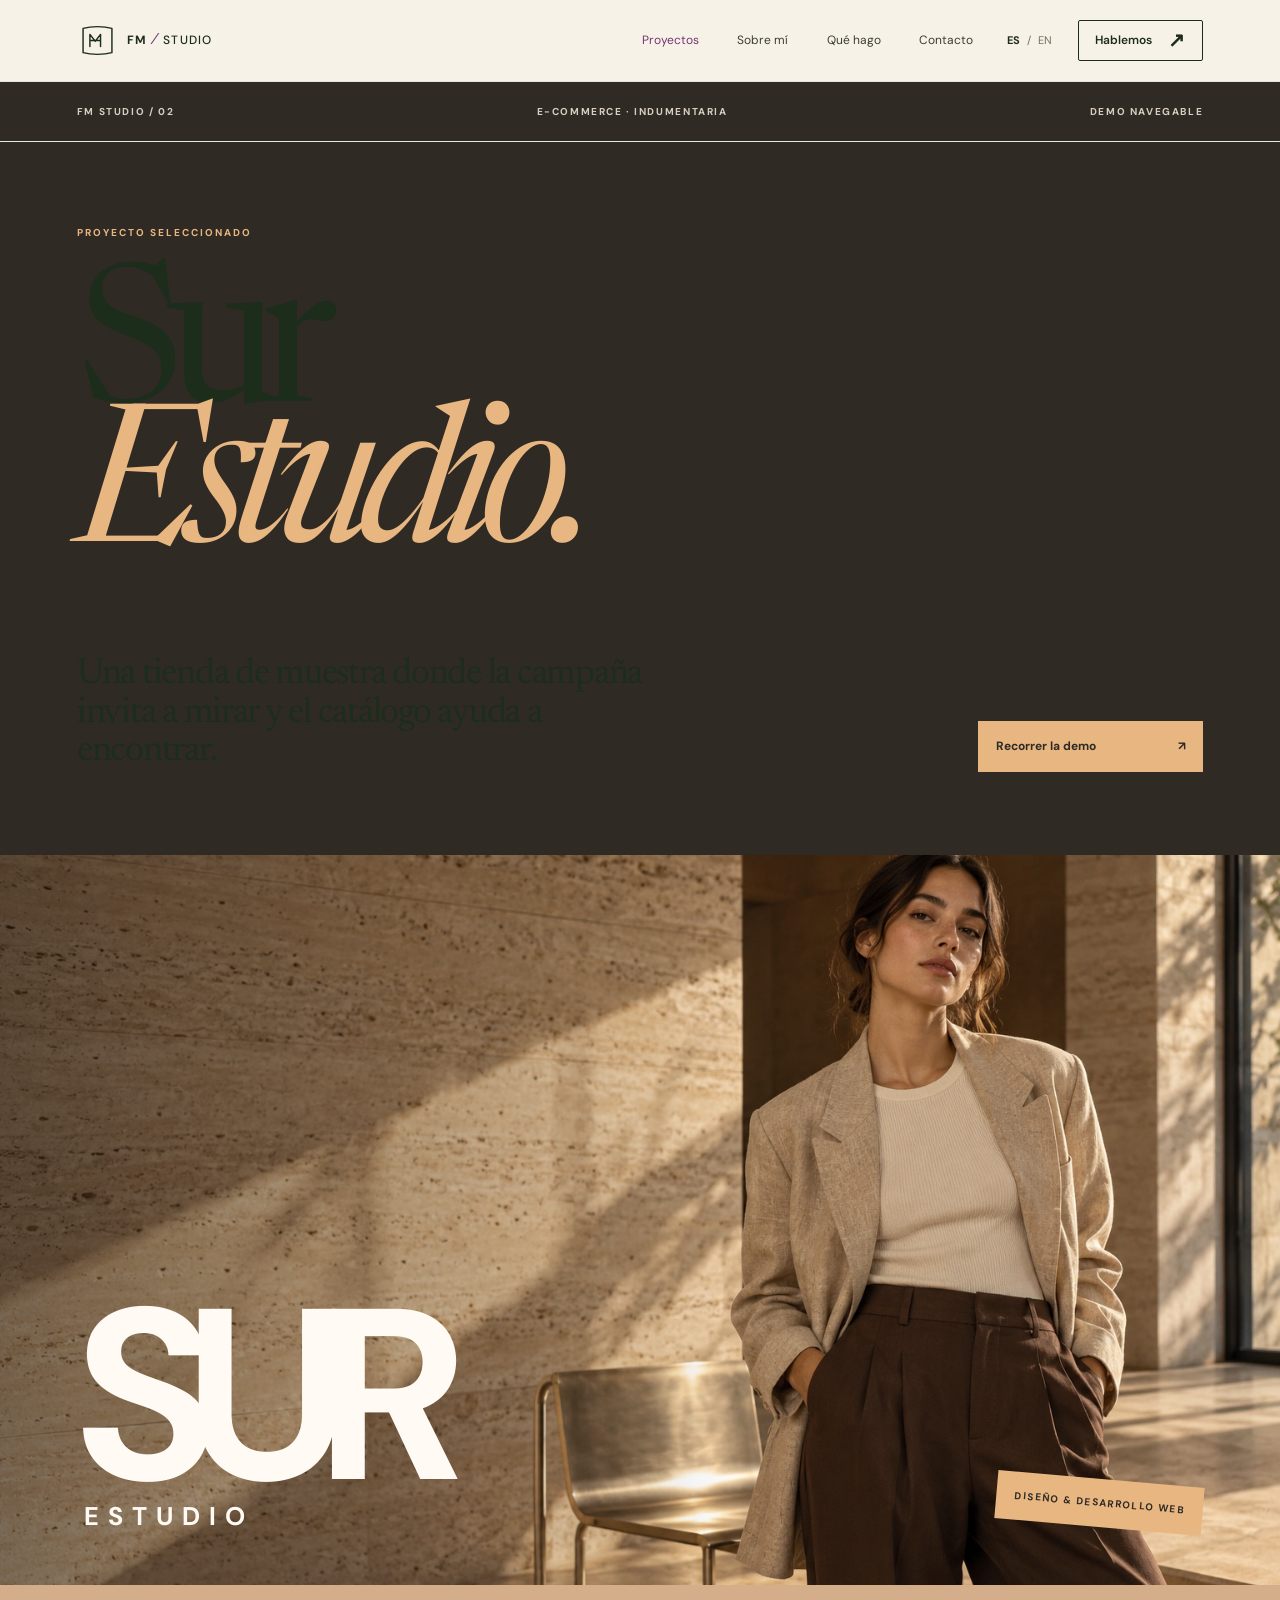
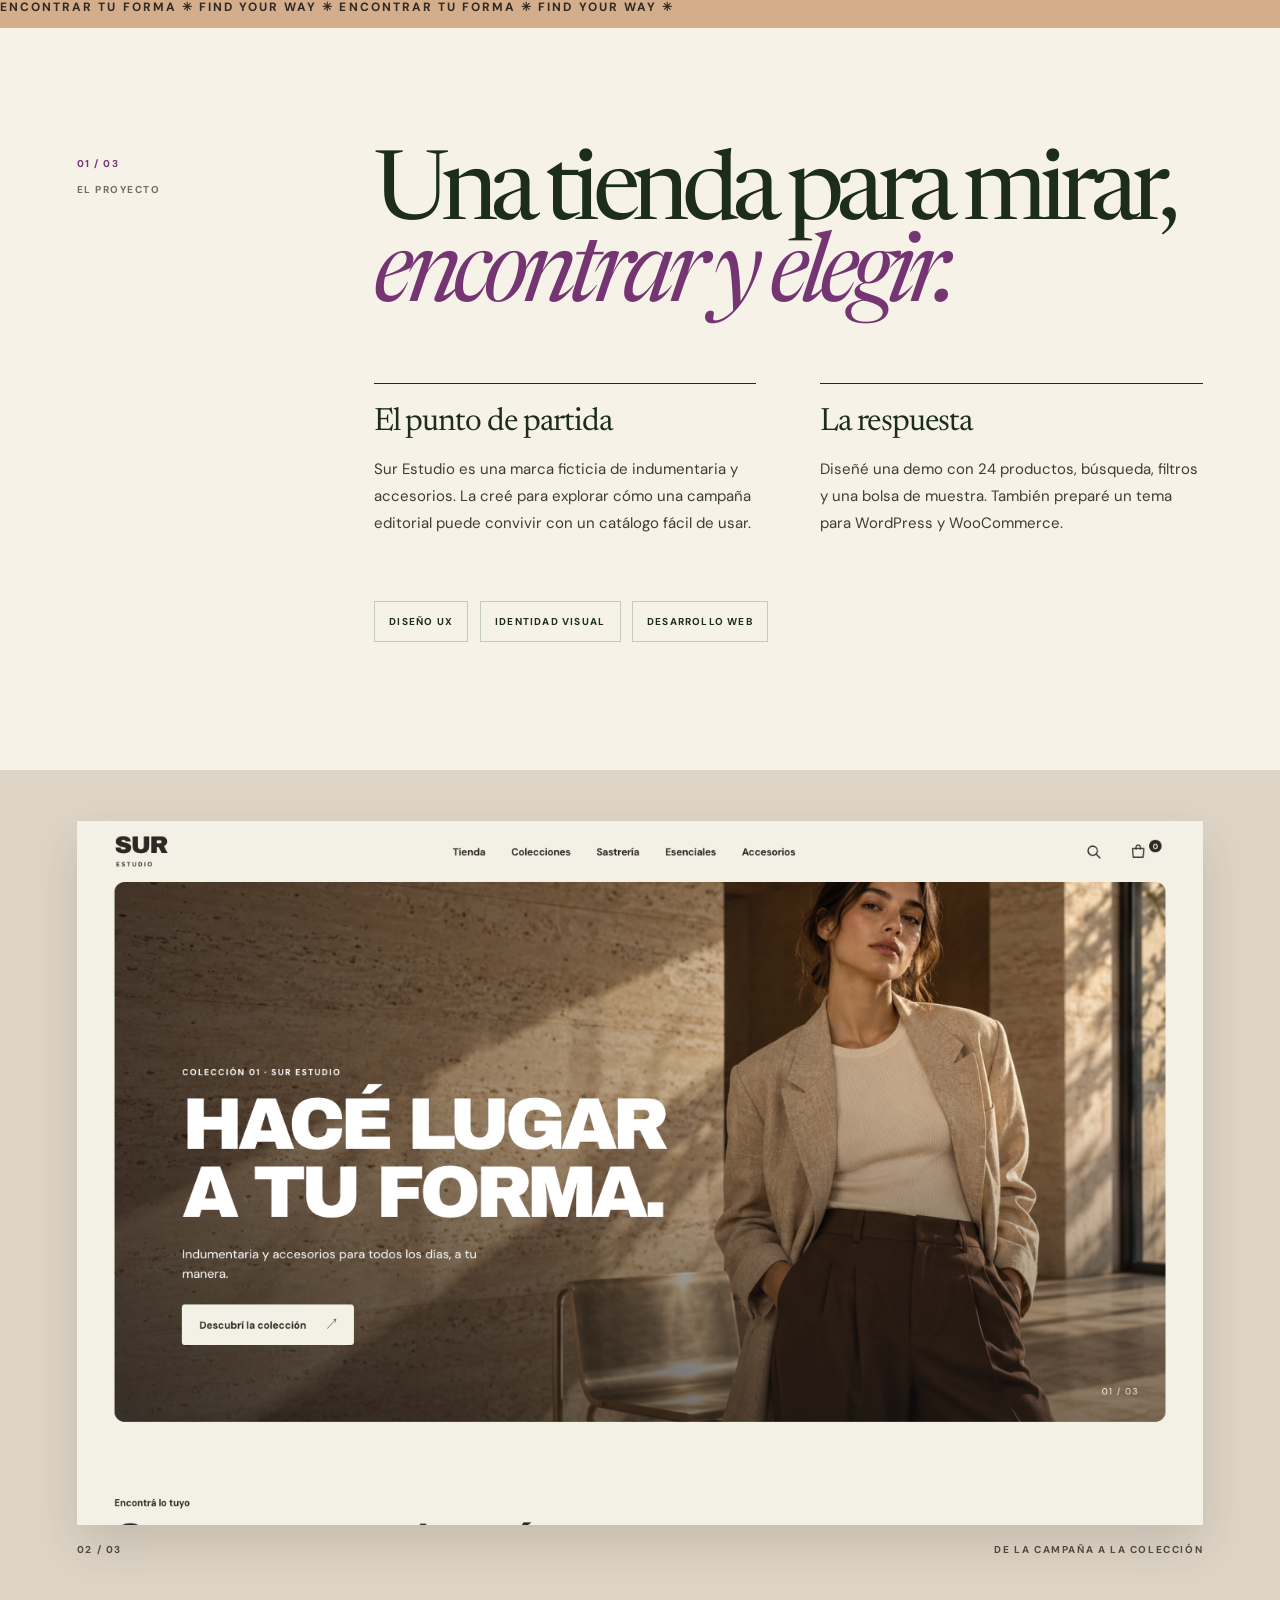
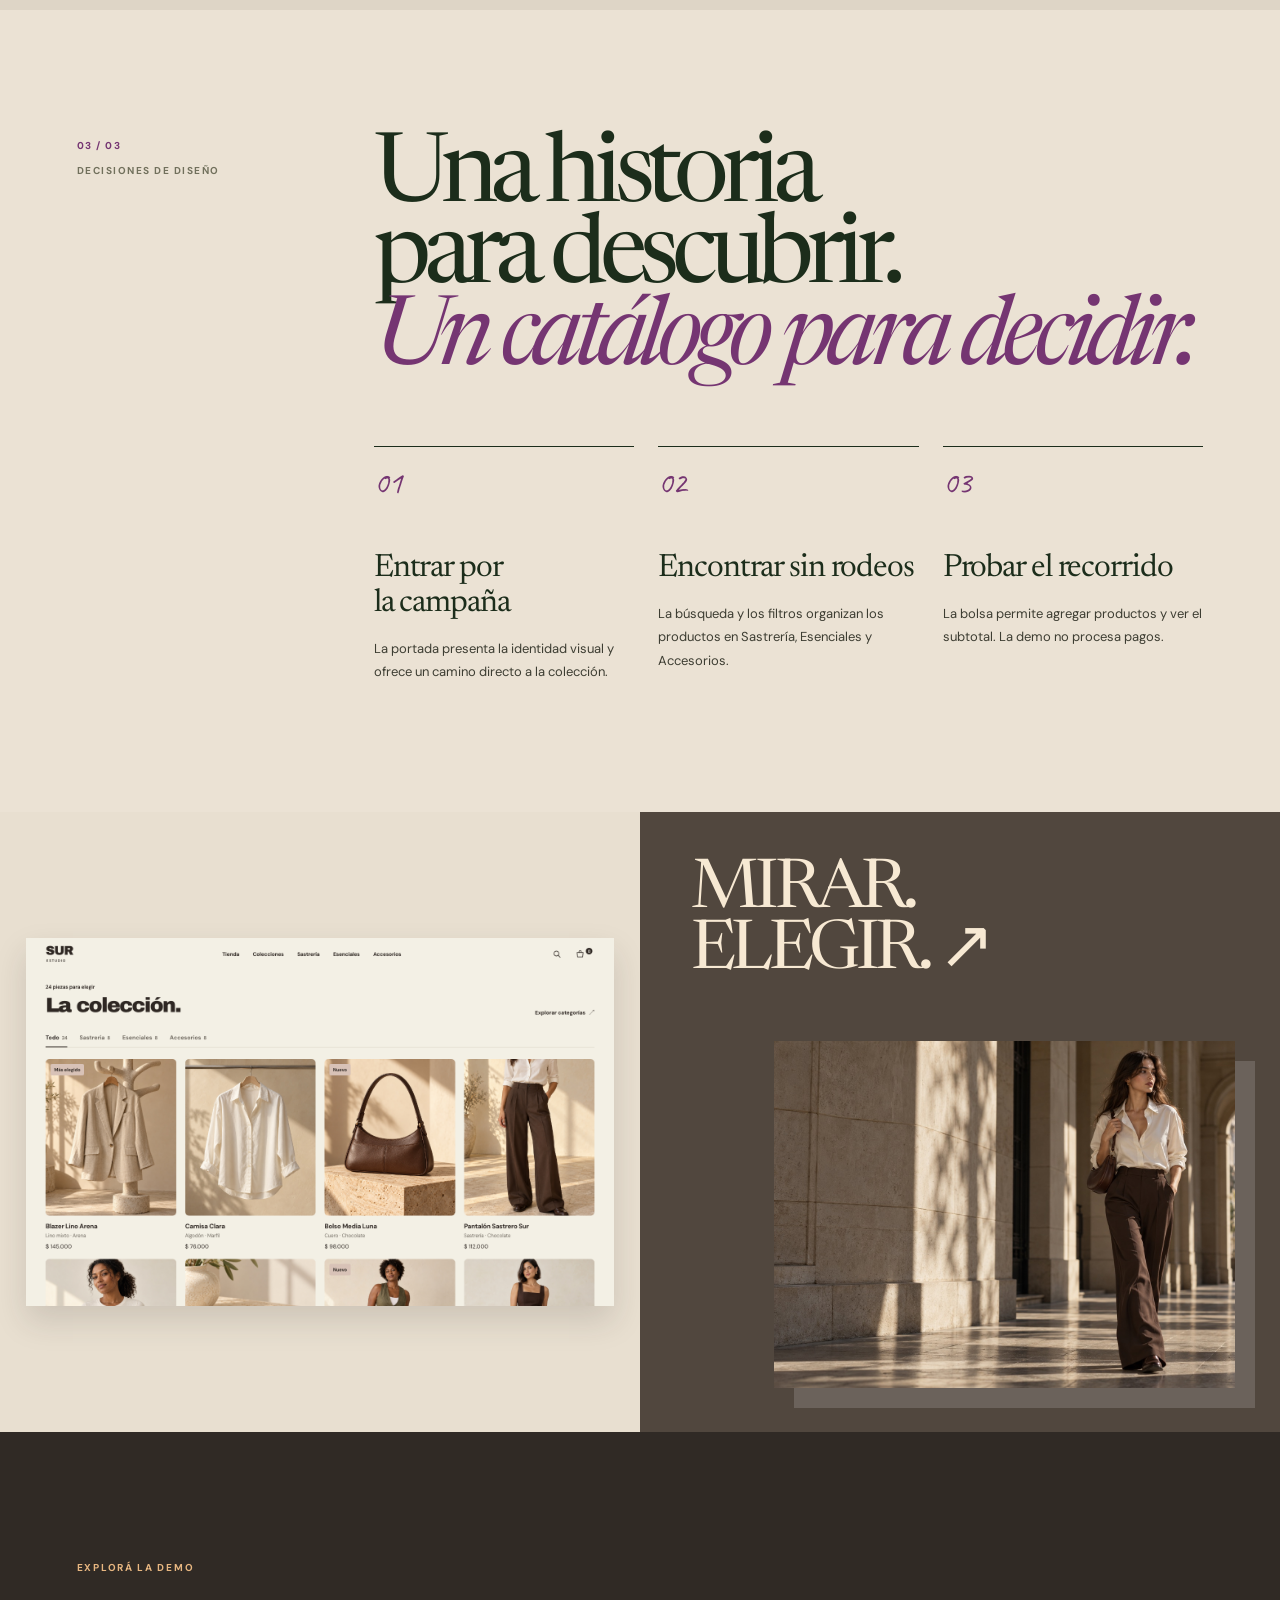
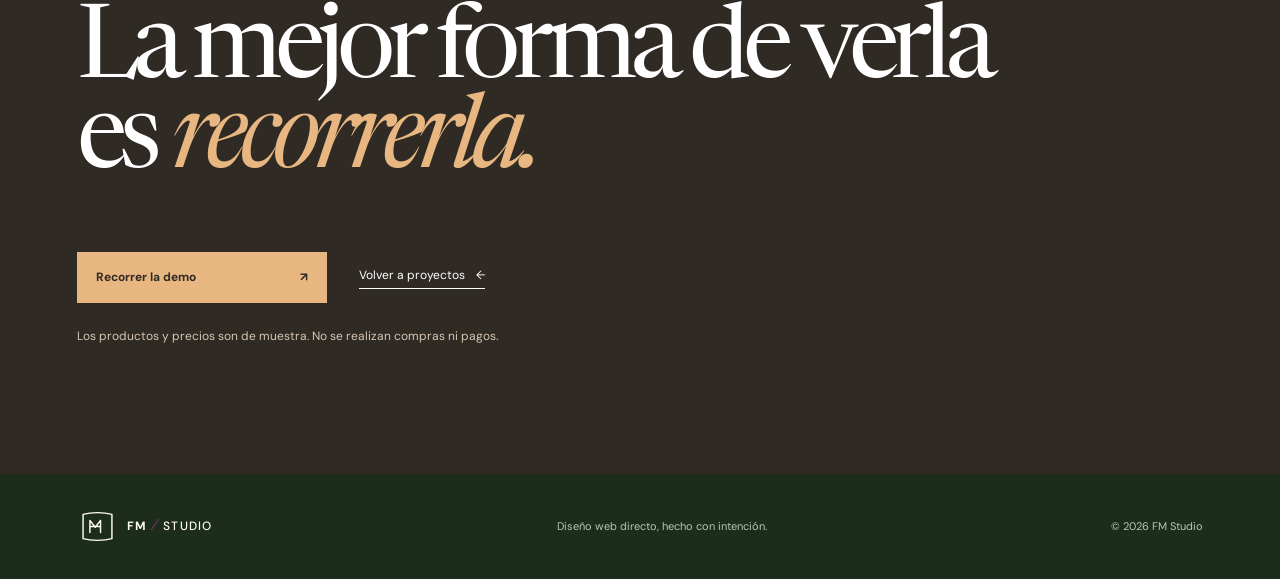
<file: proyectos/sur-estudio/index.html>
<!doctype html>
<html lang="es">
  <head>
    <meta charset="utf-8" />
    <meta name="viewport" content="width=device-width, initial-scale=1" />
    <meta name="description" content="Conocé Sur Estudio, una muestra de e-commerce diseñada y desarrollada por FM Studio." />
    <meta name="theme-color" content="#302a25" />
    <title>Sur Estudio — Proyecto de FM Studio</title>
    <link rel="preconnect" href="https://fonts.googleapis.com" />
    <link rel="preconnect" href="https://fonts.gstatic.com" crossorigin />
    <link href="https://fonts.googleapis.com/css2?family=Caveat:wght@400;500;600&family=DM+Sans:wght@400;500;600;700&family=Newsreader:opsz,wght@6..72,400;6..72,500&display=swap" rel="stylesheet" />
    <link rel="stylesheet" href="../../styles.css" />
    <link rel="stylesheet" href="../../project.css" />
    <link rel="stylesheet" href="sur-project.css" />
    <script src="sur-project.js" defer></script>
  </head>
  <body class="case-page case-sur">
    <a class="skip-link" href="#contenido" data-i18n="skip">Ir al contenido</a>
    <header class="site-header">
      <a class="brand" href="../../index.html" aria-label="FM Studio, inicio">
        <span class="brand-doodle" aria-hidden="true"><svg viewBox="0 0 54 54"><path d="M8 11c11-3 27-3 38 0v32c-11 3-27 3-38 0Z"/><path d="M17 35V19l7 9 7-9v16m-14-8h14"/></svg></span>
        <span class="brand-name">FM<span class="brand-slash">/</span><span>STUDIO</span></span>
      </a>
      <nav class="main-nav" aria-label="Navegación principal">
        <a href="../../index.html#proyectos" data-i18n="nav-projects">Proyectos</a>
        <a href="../../index.html#sobre-mi" data-i18n="nav-about">Sobre mí</a>
        <a href="../../index.html#servicio" data-i18n="nav-services">Qué hago</a>
        <a href="../../index.html#contacto" data-i18n="nav-contact">Contacto</a>
      </nav>
      <div class="header-actions">
        <div class="language-switch" aria-label="Seleccionar idioma">
          <button class="language-button is-active" type="button" data-language="es" aria-pressed="true">ES</button>
          <span aria-hidden="true">/</span>
          <button class="language-button" type="button" data-language="en" aria-pressed="false">EN</button>
        </div>
        <a class="header-cta" href="../../index.html#contacto"><span data-i18n="nav-cta">Hablemos</span><span class="hand-arrow" aria-hidden="true">↗</span></a>
      </div>
    </header>

    <main id="contenido">
      <section class="case-hero" aria-labelledby="case-title">
        <div class="case-topline section-shell"><span>FM STUDIO / 02</span><span data-i18n="hero-type">E-COMMERCE · INDUMENTARIA</span><span data-i18n="hero-status">DEMO NAVEGABLE</span></div>
        <div class="case-hero-copy section-shell">
          <p class="case-overline" data-i18n="hero-overline">PROYECTO SELECCIONADO</p>
          <h1 id="case-title">Sur<br /><em>Estudio.</em></h1>
          <div class="case-hero-bottom">
            <p data-i18n="hero-lead">Una tienda de muestra donde la campaña invita a mirar y el catálogo ayuda a encontrar.</p>
            <a class="case-hero-link" href="demo/"><span data-i18n="view-demo">Recorrer la demo</span><span aria-hidden="true">↗</span></a>
          </div>
        </div>
        <div class="case-hero-art sur-hero-art" aria-label="Campaña visual de Sur Estudio" data-i18n-aria="hero-art-label">
          <img src="../../assets/sur/hero.jpg" width="1536" height="1024" alt="Modelo con blazer de lino en la campaña de Sur Estudio" data-i18n-alt="hero-art-alt" fetchpriority="high" />
          <span class="sur-art-name" aria-hidden="true">SUR<span>ESTUDIO</span></span>
          <span class="case-art-stamp" data-i18n="art-stamp">DISEÑO & DESARROLLO WEB</span>
        </div>
      </section>

      <div class="case-ribbon" aria-hidden="true"><span>ENCONTRAR TU FORMA ✳ FIND YOUR WAY ✳ ENCONTRAR TU FORMA ✳ FIND YOUR WAY ✳</span></div>

      <section class="case-overview section-shell" aria-labelledby="overview-title">
        <div class="case-section-label"><span>01 / 03</span><span data-i18n="overview-label">EL PROYECTO</span></div>
        <div class="case-overview-main">
          <h2 id="overview-title" data-i18n="overview-title">Una tienda para mirar,<br /><em>encontrar y elegir.</em></h2>
          <div class="case-overview-grid">
            <div><h3 data-i18n="brief-title">El punto de partida</h3><p data-i18n="brief-copy">Sur Estudio es una marca ficticia de indumentaria y accesorios. La creé para explorar cómo una campaña editorial puede convivir con un catálogo fácil de usar.</p></div>
            <div><h3 data-i18n="response-title">La respuesta</h3><p data-i18n="response-copy">Diseñé una demo con 24 productos, búsqueda, filtros y una bolsa de muestra. También preparé un tema para WordPress y WooCommerce.</p></div>
          </div>
          <div class="case-meta"><span data-i18n="meta-one">DISEÑO UX</span><span data-i18n="meta-two">IDENTIDAD VISUAL</span><span data-i18n="meta-three">DESARROLLO WEB</span></div>
        </div>
      </section>

      <section class="case-photo" aria-label="Vista de la portada de Sur Estudio" data-i18n-aria="photo-label">
        <img src="../../assets/sur/preview-desktop.png" width="1440" height="900" alt="Portada de la tienda Sur Estudio con su campaña principal" data-i18n-alt="photo-alt" loading="lazy" />
        <div class="case-photo-caption"><span>02 / 03</span><span data-i18n="photo-caption">DE LA CAMPAÑA A LA COLECCIÓN</span></div>
      </section>

      <section class="case-decisions section-shell" aria-labelledby="decisions-title">
        <div class="case-section-label"><span>03 / 03</span><span data-i18n="decisions-label">DECISIONES DE DISEÑO</span></div>
        <div class="case-decisions-body">
          <h2 id="decisions-title" data-i18n="decisions-title">Una historia para descubrir.<br /><em>Un catálogo para decidir.</em></h2>
          <div class="case-decision-grid">
            <article><span class="decision-number">01</span><h3 data-i18n="decision-one-title">Entrar por la campaña</h3><p data-i18n="decision-one-copy">La portada presenta la identidad visual y ofrece un camino directo a la colección.</p></article>
            <article><span class="decision-number">02</span><h3 data-i18n="decision-two-title">Encontrar sin rodeos</h3><p data-i18n="decision-two-copy">La búsqueda y los filtros organizan los productos en Sastrería, Esenciales y Accesorios.</p></article>
            <article><span class="decision-number">03</span><h3 data-i18n="decision-three-title">Probar el recorrido</h3><p data-i18n="decision-three-copy">La bolsa permite agregar productos y ver el subtotal. La demo no procesa pagos.</p></article>
          </div>
        </div>
      </section>

      <section class="case-image-pair" aria-label="Vistas de Sur Estudio" data-i18n-aria="pair-label">
        <div class="case-pair-a"><img src="../../assets/sur/preview-catalog.png" width="1440" height="900" alt="Catálogo de Sur Estudio con filtros y productos" data-i18n-alt="pair-a-alt" loading="lazy" /></div>
        <div class="case-pair-b"><span aria-hidden="true" data-i18n="pair-word">MIRAR.<br />ELEGIR. ↗</span><img src="../../assets/sur/campaign.jpg" width="1672" height="941" alt="Segunda campaña de indumentaria de Sur Estudio" data-i18n-alt="pair-b-alt" loading="lazy" /></div>
      </section>

      <section class="case-outro section-shell">
        <p class="case-outro-kicker" data-i18n="outro-kicker">EXPLORÁ LA DEMO</p>
        <h2 data-i18n="outro-title">La mejor forma de verla<br />es <em>recorrerla.</em></h2>
        <div class="case-outro-actions">
          <a class="case-outro-primary" href="demo/"><span data-i18n="view-demo">Recorrer la demo</span><span aria-hidden="true">↗</span></a>
          <a class="case-outro-secondary" href="../../index.html#proyectos"><span data-i18n="back-projects">Volver a proyectos</span><span aria-hidden="true">←</span></a>
        </div>
        <p class="sur-demo-note" data-i18n="demo-note">Los productos y precios son de muestra. No se realizan compras ni pagos.</p>
      </section>
    </main>

    <footer class="site-footer section-shell">
      <a class="brand footer-brand" href="../../index.html" aria-label="FM Studio, volver al inicio"><span class="brand-doodle" aria-hidden="true"><svg viewBox="0 0 54 54"><path d="M8 11c11-3 27-3 38 0v32c-11 3-27 3-38 0Z"/><path d="M17 35V19l7 9 7-9v16m-14-8h14"/></svg></span><span class="brand-name">FM<span class="brand-slash">/</span><span>STUDIO</span></span></a>
      <p data-i18n="footer-copy">Diseño web directo, hecho con intención.</p>
      <span class="footer-mark">© <span id="year"></span> FM Studio</span>
    </footer>
  </body>
</html>
</file>
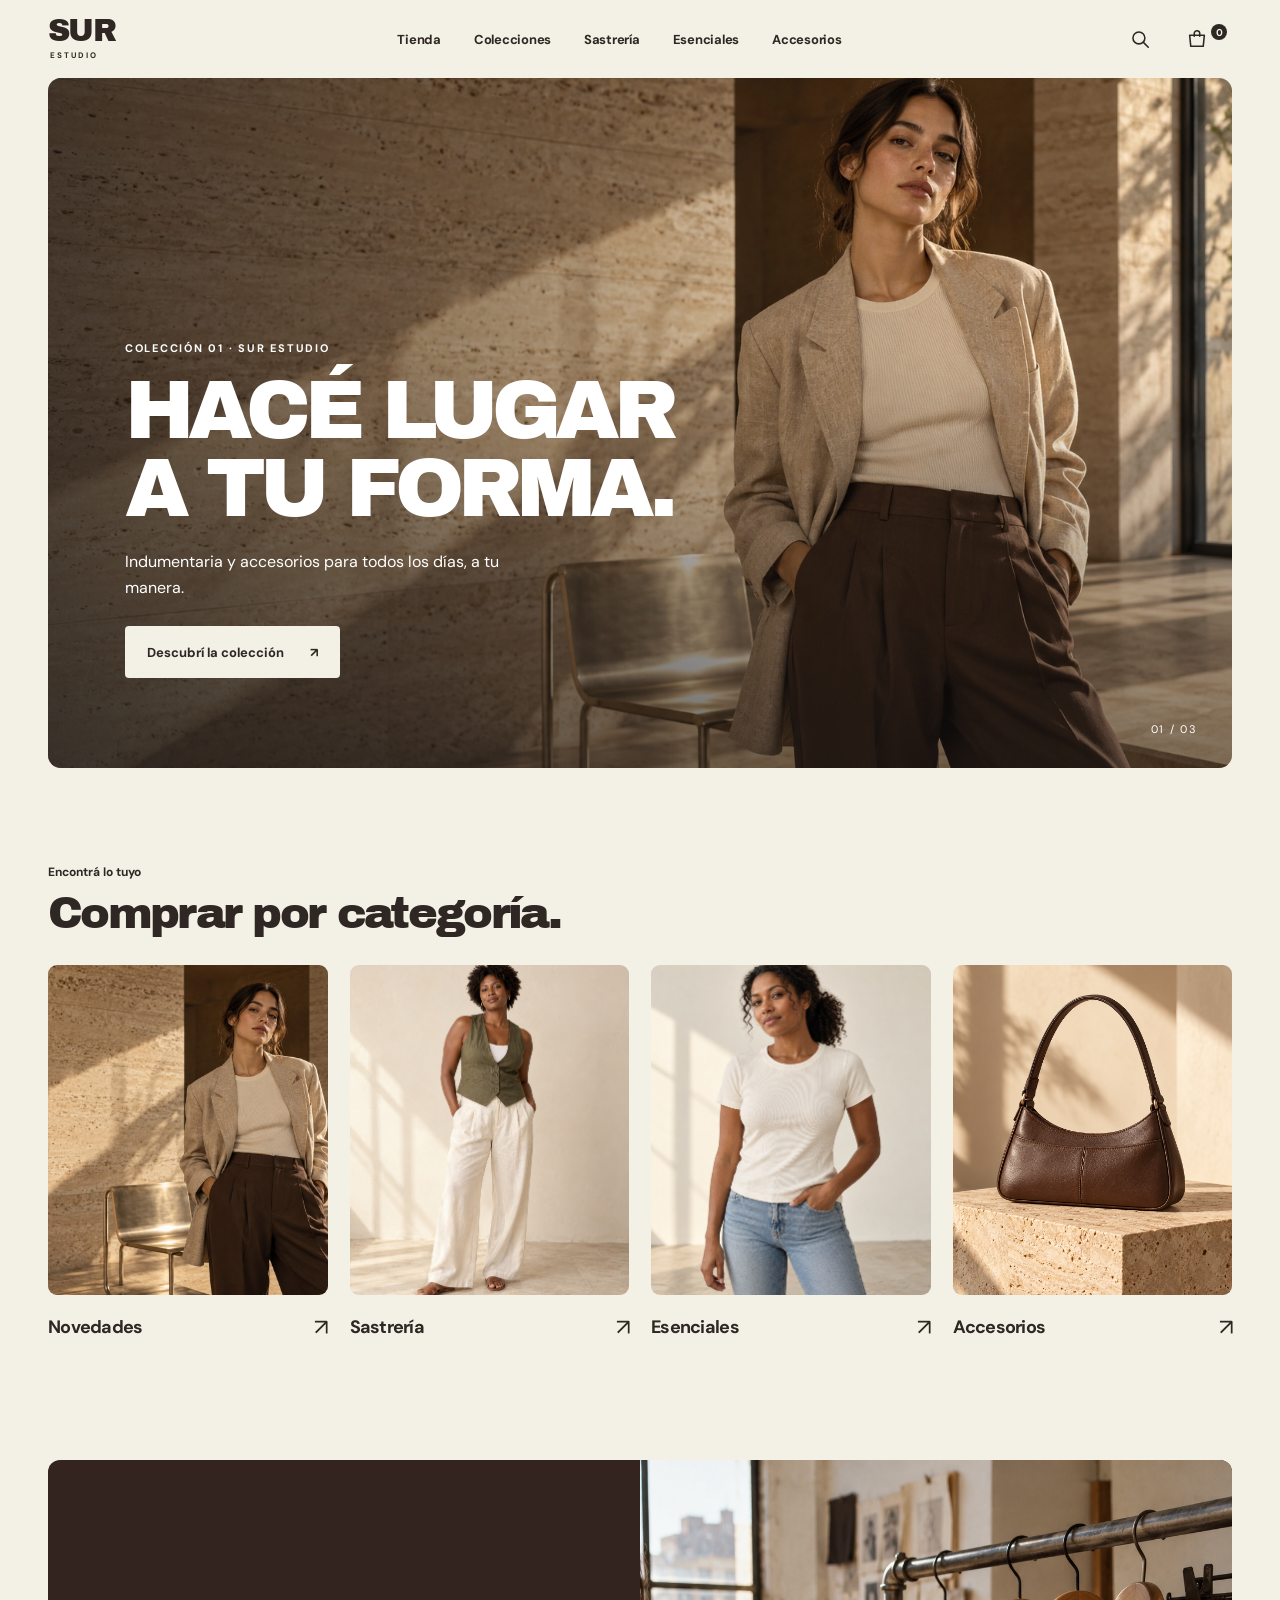
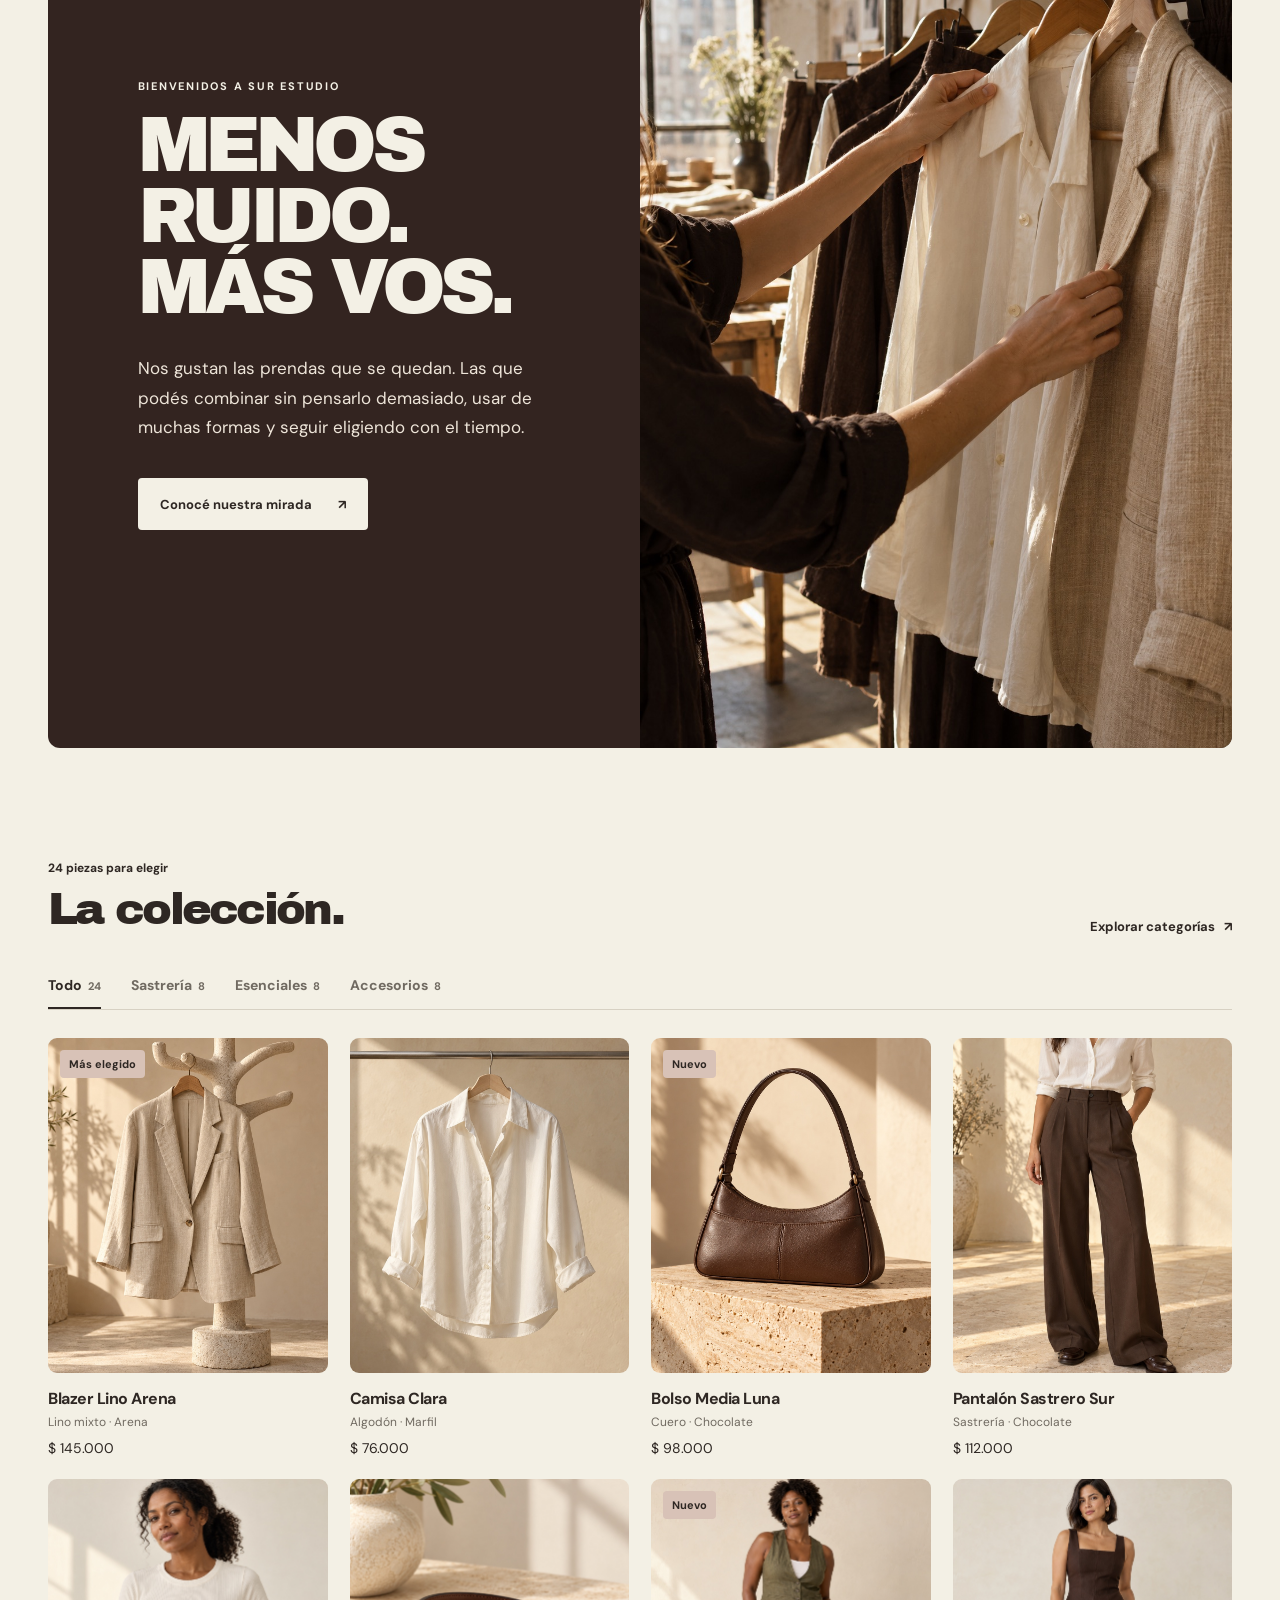
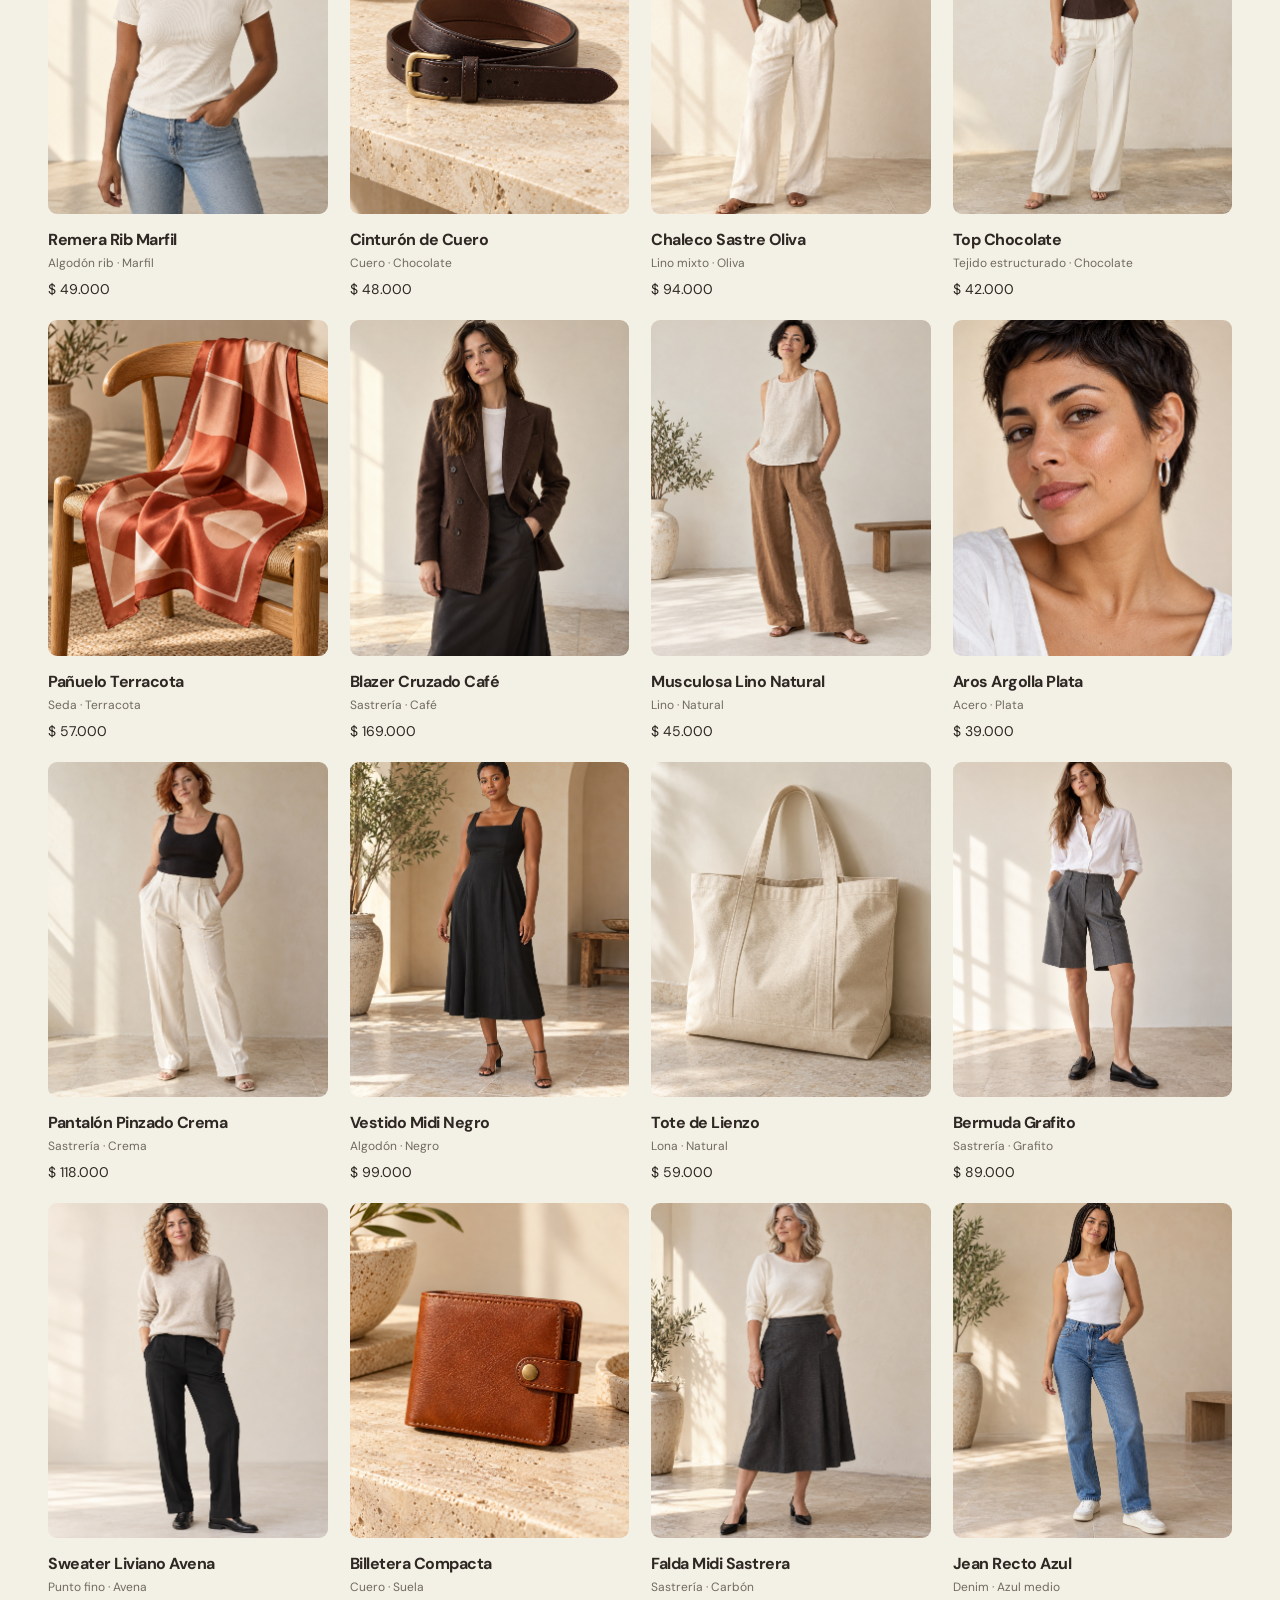
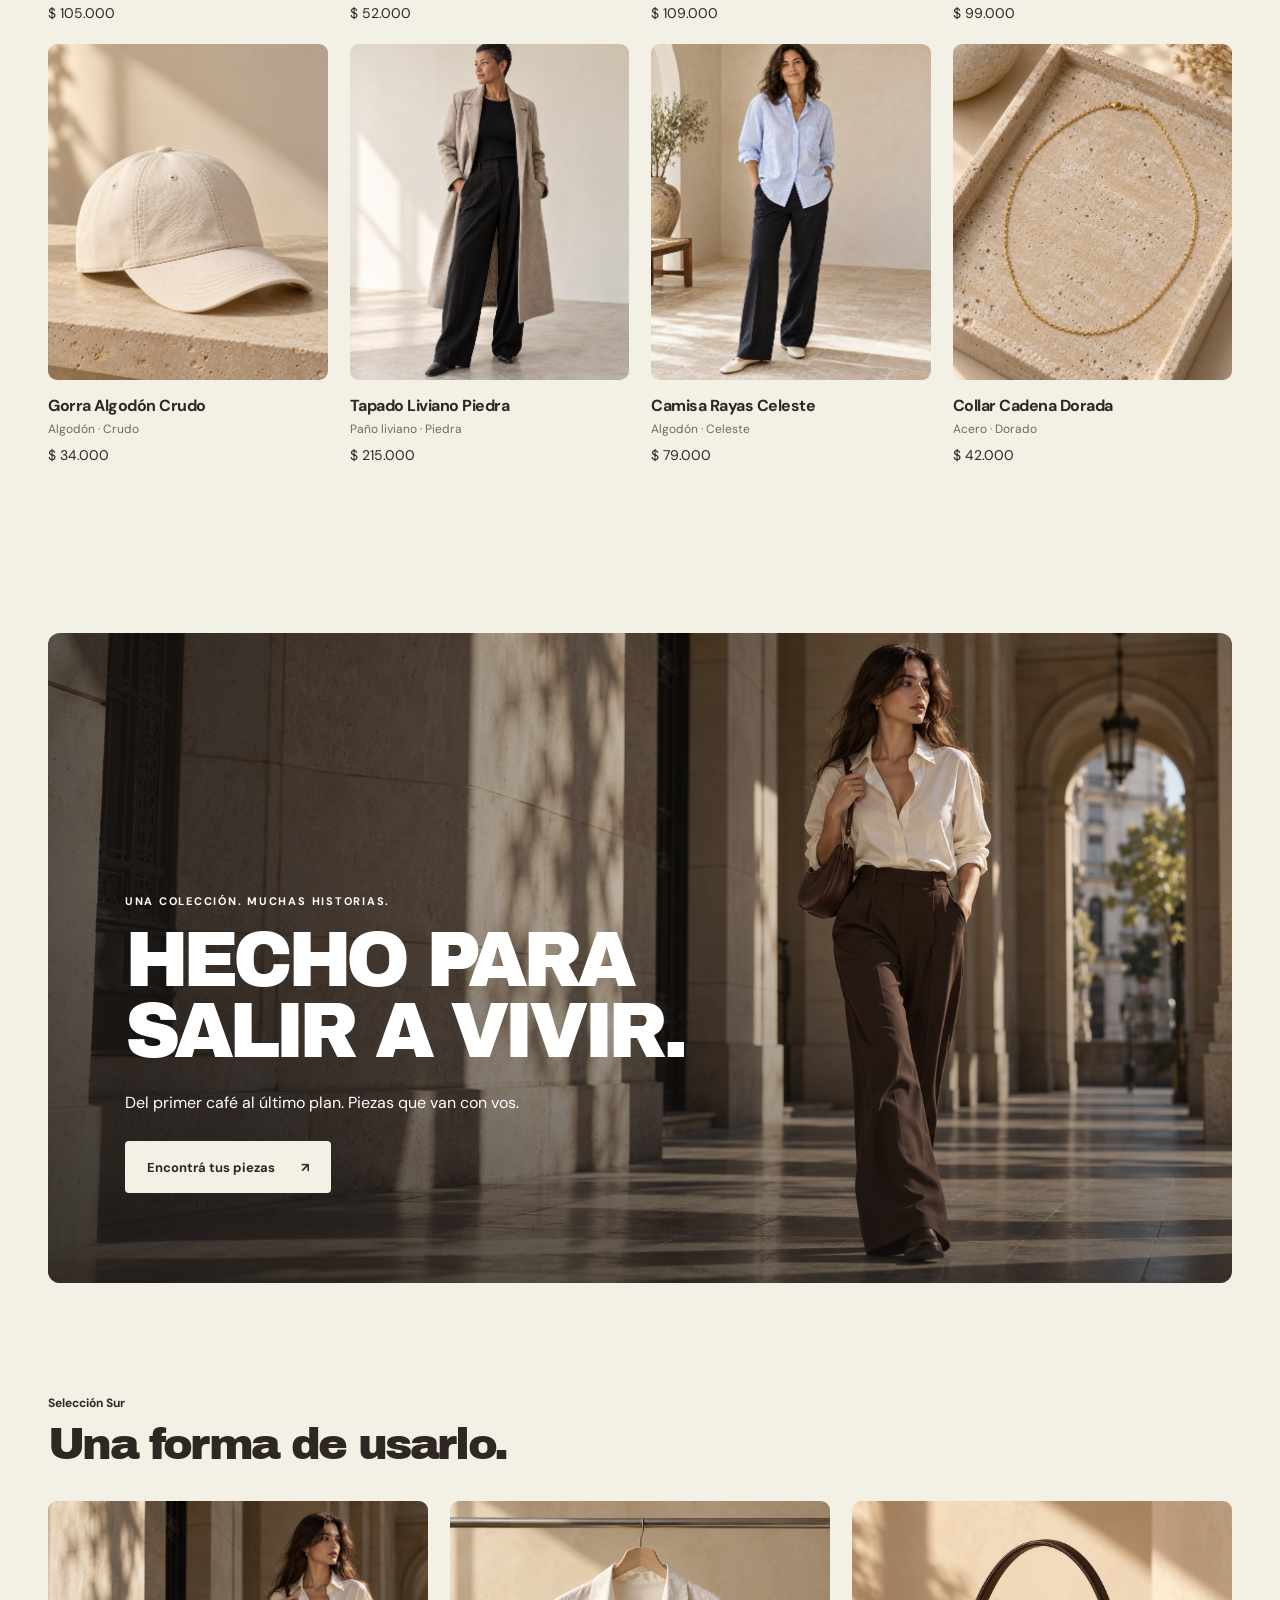
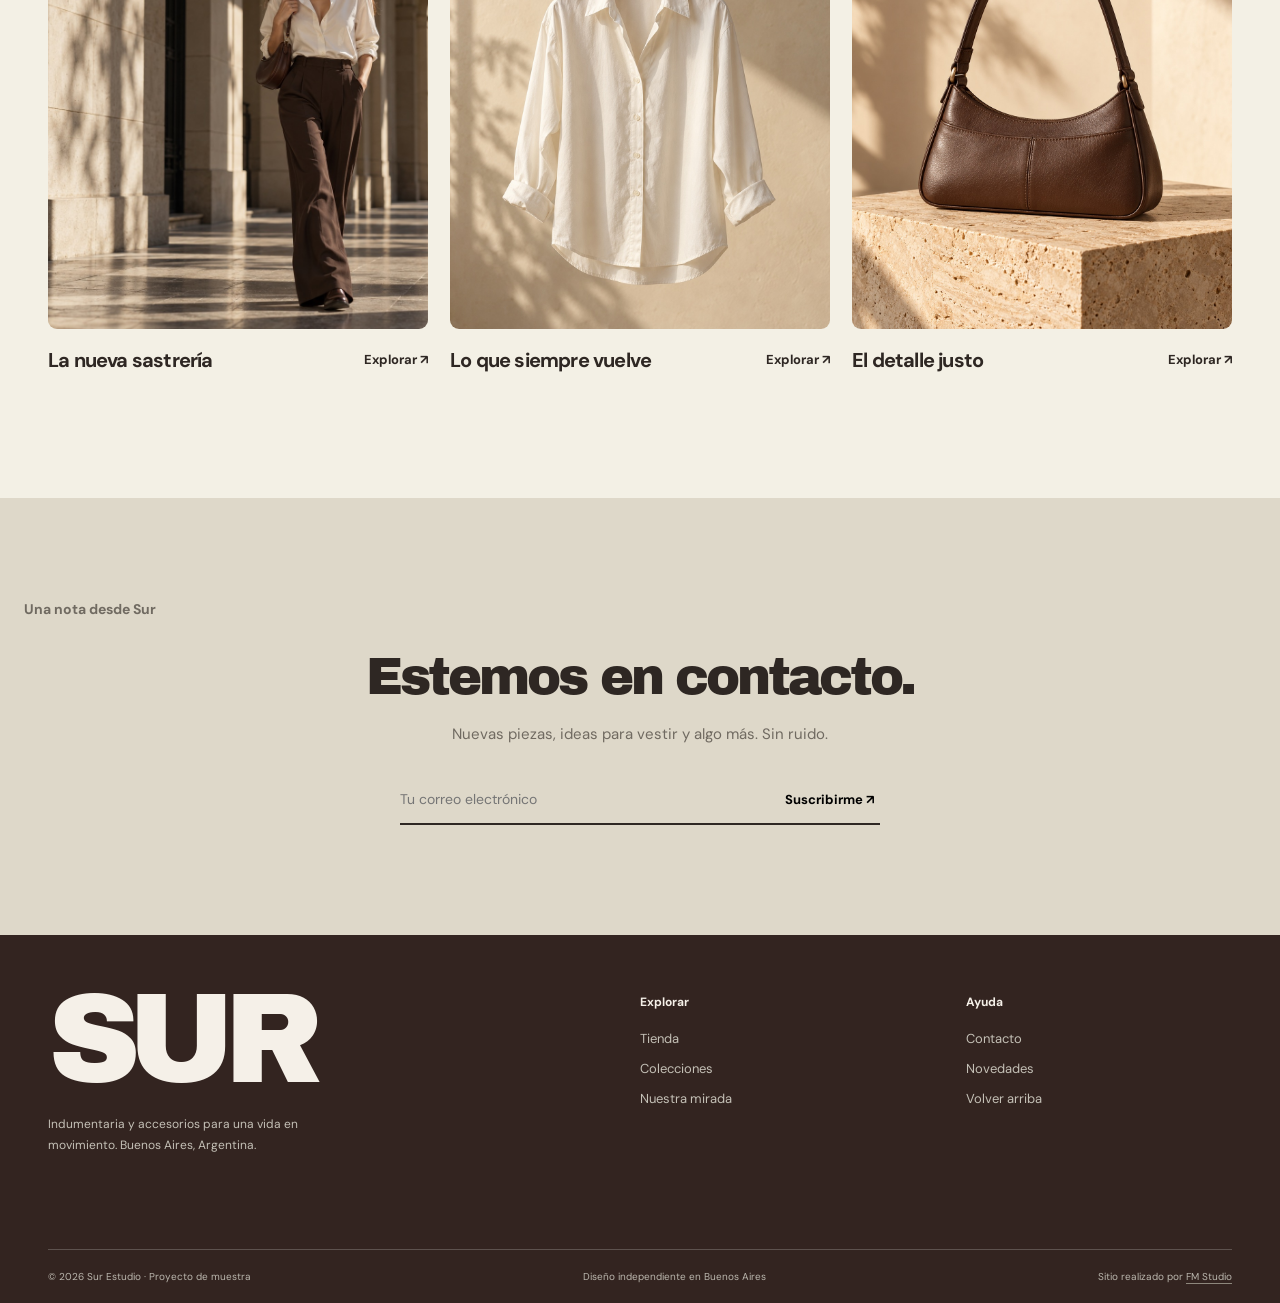
<file: proyectos/sur-estudio/demo/index.html>
<!doctype html>
<html lang="es-AR">
<head>
  <meta charset="utf-8"><meta name="viewport" content="width=device-width, initial-scale=1"><meta name="theme-color" content="#f3f0e5">
  <meta name="description" content="Sur Estudio: una tienda de muestra de indumentaria y accesorios de diseño.">
  <title>Sur Estudio — Indumentaria y accesorios</title>
  <link rel="stylesheet" href="wordpress-theme/sur-estudio/style.css"><link rel="stylesheet" href="wordpress-theme/sur-estudio/assets/css/redesign.css">
  <script defer src="wordpress-theme/sur-estudio/assets/catalog/catalog-data.js"></script><script defer src="preview.js"></script>
</head>
<body>
  <header class="site-header" id="inicio">
    <div class="nav-inner container">
      <a class="brand" href="#inicio" aria-label="Sur Estudio, inicio">SUR<span>ESTUDIO</span></a>
      <button class="menu-toggle" id="menu-toggle" aria-label="Abrir menú" aria-controls="nav-links" aria-expanded="false">☰ Menú</button>
      <nav class="nav-links" id="nav-links" aria-label="Menú principal"><a href="#shop" data-filter="all">Tienda</a><a href="#categories">Colecciones</a><a href="#shop" data-filter="sastreria">Sastrería</a><a href="#shop" data-filter="esenciales">Esenciales</a><a href="#shop" data-filter="accesorios">Accesorios</a></nav>
      <div class="nav-actions"><button id="open-search" class="icon-button" aria-label="Buscar productos" aria-controls="search-panel" aria-expanded="false"><svg viewBox="0 0 24 24" aria-hidden="true"><circle cx="10.8" cy="10.8" r="6.5"/><path d="m16 16 5 5"/></svg></button><button class="bag-link" id="open-cart" aria-label="Abrir bolsa"><svg viewBox="0 0 24 24" aria-hidden="true"><path d="M4 8h16l-1.2 12H5.2L4 8Z"/><path d="M9 9V6a3 3 0 0 1 6 0v3"/></svg><span class="bag-count" id="cart-count">0</span></button></div>
    </div>
    <form class="search-panel" id="search-panel" role="search" hidden><label class="sr-only" for="site-search">Buscar productos</label><input id="site-search" type="search" placeholder="¿Qué estás buscando?"><button type="submit">Buscar ↗</button></form>
  </header>
  <main>
    <section class="campaign-hero container" aria-labelledby="hero-title">
      <img src="wordpress-theme/sur-estudio/assets/images/hero.jpg" alt="Modelo con blazer de lino en un interior cálido" fetchpriority="high">
      <div class="hero-shade"></div>
      <div class="campaign-hero-content"><p class="overline">Colección 01 · Sur Estudio</p><h1 id="hero-title">HACÉ LUGAR<br>A TU FORMA.</h1><p>Indumentaria y accesorios para todos los días, a tu manera.</p><a class="line-button" href="#shop">Descubrí la colección <span aria-hidden="true">↗</span></a></div>
      <span class="campaign-counter">01 / 03</span>
    </section>
    <section class="categories container" id="categories" aria-labelledby="categories-title">
      <div class="category-heading"><p class="eyebrow">Encontrá lo tuyo</p><h2 id="categories-title">Comprar por categoría.</h2></div>
      <div class="category-grid">
        <a class="category-card" href="#shop" data-filter="all"><div class="category-image"><img src="wordpress-theme/sur-estudio/assets/images/hero.jpg" alt="Nueva colección de Sur Estudio" loading="lazy"></div><span>Novedades <b aria-hidden="true">↗</b></span></a>
        <a class="category-card" href="#shop" data-filter="sastreria"><div class="category-image"><img src="wordpress-theme/sur-estudio/assets/images/vest-olive.jpg" alt="Modelo con chaleco de sastrería oliva" loading="lazy"></div><span>Sastrería <b aria-hidden="true">↗</b></span></a>
        <a class="category-card" href="#shop" data-filter="esenciales"><div class="category-image"><img src="wordpress-theme/sur-estudio/assets/images/tee-rib.jpg" alt="Modelo con remera de algodón marfil" loading="lazy"></div><span>Esenciales <b aria-hidden="true">↗</b></span></a>
        <a class="category-card" href="#shop" data-filter="accesorios"><div class="category-image"><img src="wordpress-theme/sur-estudio/assets/images/bag.jpg" alt="Bolso de cuero de la colección de accesorios" loading="lazy"></div><span>Accesorios <b aria-hidden="true">↗</b></span></a>
      </div>
    </section>
    <section class="brand-story container" id="story" aria-labelledby="story-title"><div class="brand-story-copy"><p class="overline">Bienvenidos a Sur Estudio</p><h2 id="story-title">MENOS RUIDO.<br>MÁS VOS.</h2><p>Nos gustan las prendas que se quedan. Las que podés combinar sin pensarlo demasiado, usar de muchas formas y seguir eligiendo con el tiempo.</p><a class="line-button" href="#campaign">Conocé nuestra mirada <span aria-hidden="true">↗</span></a></div><div class="brand-story-image"><img src="wordpress-theme/sur-estudio/assets/images/atelier.jpg" alt="Manos acomodando prendas en un estudio de indumentaria" loading="lazy"></div></section>
    <section class="featured container" id="shop" aria-labelledby="shop-title"><div class="section-head"><div><p class="eyebrow">24 piezas para elegir</p><h2 id="shop-title">La colección.</h2></div><a class="text-link" href="#categories">Explorar categorías <span aria-hidden="true">↗</span></a></div><div class="catalog-tabs" role="group" aria-label="Filtrar productos"><button type="button" data-tab="all" aria-pressed="true">Todo <span>24</span></button><button type="button" data-tab="sastreria" aria-pressed="false">Sastrería <span>8</span></button><button type="button" data-tab="esenciales" aria-pressed="false">Esenciales <span>8</span></button><button type="button" data-tab="accesorios" aria-pressed="false">Accesorios <span>8</span></button></div><div class="product-grid" id="product-grid"></div><noscript>Activá JavaScript para recorrer el catálogo de esta muestra.</noscript><p class="filter-feedback" id="filter-feedback" aria-live="polite"></p></section>
    <section class="feature-campaign container" id="campaign" aria-labelledby="campaign-title"><img src="wordpress-theme/sur-estudio/assets/images/campaign.jpg" alt="Modelo con prendas y accesorios de Sur Estudio en una calle de Buenos Aires" loading="lazy"><div class="feature-campaign-shade"></div><div class="feature-campaign-copy"><p class="overline">Una colección. Muchas historias.</p><h2 id="campaign-title">HECHO PARA<br>SALIR A VIVIR.</h2><p>Del primer café al último plan. Piezas que van con vos.</p><a class="line-button" href="#shop">Encontrá tus piezas <span aria-hidden="true">↗</span></a></div></section>
    <section class="editorial container" aria-labelledby="editorial-title"><div class="section-head"><div><p class="eyebrow">Selección Sur</p><h2 id="editorial-title">Una forma de usarlo.</h2></div></div><div class="editorial-grid"><a href="#shop" data-filter="sastreria" class="editorial-card"><img src="wordpress-theme/sur-estudio/assets/images/campaign.jpg" alt="Look sastrero de Sur Estudio" loading="lazy"><div><h3>La nueva sastrería</h3><span>Explorar ↗</span></div></a><a href="#shop" data-filter="esenciales" class="editorial-card"><img src="wordpress-theme/sur-estudio/assets/images/shirt.jpg" alt="Camisa de algodón de Sur Estudio" loading="lazy"><div><h3>Lo que siempre vuelve</h3><span>Explorar ↗</span></div></a><a href="#shop" data-filter="accesorios" class="editorial-card"><img src="wordpress-theme/sur-estudio/assets/images/bag.jpg" alt="Bolso de cuero de Sur Estudio" loading="lazy"><div><h3>El detalle justo</h3><span>Explorar ↗</span></div></a></div></section>
    <section class="newsletter" id="newsletter" aria-labelledby="newsletter-title"><p class="eyebrow">Una nota desde Sur</p><h2 id="newsletter-title">Estemos en contacto.</h2><p>Nuevas piezas, ideas para vestir y algo más. Sin ruido.</p><form class="newsletter-form" id="newsletter-form"><label class="sr-only" for="email">Tu correo electrónico</label><input id="email" name="email" type="email" autocomplete="email" placeholder="Tu correo electrónico" required><button type="submit">Suscribirme ↗</button></form></section>
  </main>
  <footer class="site-footer"><div class="container"><div class="footer-top"><div><div class="footer-brand">SUR</div><p>Indumentaria y accesorios para una vida en movimiento. Buenos Aires, Argentina.</p></div><div><h3>Explorar</h3><a href="#shop" data-filter="all">Tienda</a><a href="#categories">Colecciones</a><a href="#story">Nuestra mirada</a></div><div><h3>Ayuda</h3><a href="#newsletter">Contacto</a><a href="#newsletter">Novedades</a><a href="#inicio">Volver arriba</a></div></div><div class="footer-bottom"><span>© 2026 Sur Estudio · Proyecto de muestra</span><span>Diseño independiente en Buenos Aires</span><span class="studio-credit">Sitio realizado por <a href="../../../index.html" aria-label="Volver a FM Studio">FM Studio</a></span></div></div></footer>
  <div class="drawer-backdrop" id="drawer-backdrop"></div><aside class="cart-drawer" id="cart-drawer" aria-label="Bolsa de compras" aria-hidden="true"><div class="drawer-head"><h2>Tu bolsa</h2><button id="close-cart" aria-label="Cerrar bolsa">×</button></div><div class="drawer-body" id="cart-items"><p>Tu bolsa está vacía por ahora.</p></div><div class="drawer-foot"><div class="subtotal"><strong>Subtotal</strong><strong id="cart-total">$ 0</strong></div><button class="button" id="checkout-demo">Continuar con la compra ↗</button><p class="demo-note">Esta es una vista de muestra. El cobro real se habilita al instalar WooCommerce y conectar Mercado Pago.</p></div></aside><div class="notice" id="notice" role="status" aria-live="polite"></div>
</body>
</html>
</file>
<file: styles.css>
:root {
  color-scheme: light;
  --paper: #f4f1e9;
  --cream: #fffcf5;
  --ink: #173b32;
  --ink-soft: #3e5a4f;
  --muted: #6d766e;
  --line: #d5d7c9;
  --accent: #b96043;
  --sage: #dce5d6;
  --gold: #d9b477;
  --serif: "Newsreader", Georgia, serif;
  --sans: "DM Sans", "Avenir Next", sans-serif;
  --hand: "Caveat", cursive;
  --gutter: clamp(1.25rem, 6vw, 6.5rem);
}
* { box-sizing: border-box; }
html { scroll-behavior: smooth; scroll-padding-top: 94px; }
body { margin: 0; overflow-x: hidden; background: var(--paper); color: var(--ink); font: 400 15px/1.6 var(--sans); -webkit-font-smoothing: antialiased; }
::selection { background: var(--gold); color: var(--ink); }
a { color: inherit; text-decoration: none; }
button { font: inherit; }
h1, h2, h3, h4, p { margin-top: 0; }
h1, h2, h3, h4 { text-wrap: balance; }
a:focus-visible, button:focus-visible, summary:focus-visible { outline: 3px solid var(--accent); outline-offset: 4px; }
.section-shell { padding-right: var(--gutter); padding-left: var(--gutter); }
.skip-link { position: fixed; z-index: 50; top: 1rem; left: 1rem; padding: .8rem 1rem; background: var(--cream); transform: translateY(-200%); }
.skip-link:focus { transform: none; }
.scroll-progress { position: fixed; z-index: 40; top: 0; left: 0; width: 100%; height: 3px; pointer-events: none; }
.scroll-progress span { display: block; width: 0; height: 100%; background: var(--accent); }

.site-header { position: sticky; z-index: 30; top: 0; display: flex; align-items: center; min-height: 82px; gap: 2rem; padding: .75rem var(--gutter); border-bottom: 1px solid var(--line); background: rgba(244,241,233,.95); backdrop-filter: blur(16px); }
.brand { display: inline-flex; align-items: center; gap: .55rem; flex: none; }
.brand-doodle { display: block; width: 41px; height: 41px; }
.brand-doodle svg { width: 100%; height: 100%; fill: none; stroke: var(--ink); stroke-width: 1.9; stroke-linecap: round; stroke-linejoin: round; }
.brand-name { font-size: 12px; font-weight: 700; letter-spacing: .1em; white-space: nowrap; }
.brand-name > span:last-child { font-weight: 500; }
.brand-slash { margin: 0 .25em; color: var(--accent); font-family: var(--serif); font-size: 1.35em; font-style: italic; }
.main-nav { display: flex; align-items: center; gap: clamp(1.25rem, 3vw, 3rem); margin-left: auto; }
.main-nav a { color: var(--ink-soft); font-size: 12px; transition: color .2s; }
.main-nav a:hover { color: var(--accent); }
.header-actions { display: flex; align-items: center; gap: 1.5rem; }
.language-switch { display: flex; align-items: center; gap: .35rem; color: var(--muted); font-size: 11px; }
.language-button { border: 0; padding: .35rem .1rem; background: transparent; color: var(--muted); font-size: 11px; cursor: pointer; }
.language-button.is-active { color: var(--ink); font-weight: 700; }
.header-cta { display: inline-flex; align-items: center; gap: 1rem; padding: .65rem 1.05rem; border: 1px solid var(--ink); border-radius: 2px; font-size: 12px; font-weight: 600; transition: background .2s, color .2s; }
.header-cta:hover { background: var(--ink); color: var(--cream); }
.hand-arrow { font-family: var(--hand); font-size: 20px; line-height: .65; }

.hero { position: relative; display: grid; grid-template-columns: minmax(0, 1.08fr) minmax(370px, .92fr); align-items: center; gap: clamp(2rem, 5vw, 5rem); min-height: 690px; padding-top: clamp(4rem, 8vw, 8rem); padding-bottom: 7rem; background: var(--ink); color: var(--cream); }
.hero-copy { position: relative; z-index: 2; max-width: 740px; }
.eyebrow, .section-kicker { display: flex; align-items: center; gap: .75rem; margin-bottom: 1.5rem; font-size: 10px; font-weight: 700; letter-spacing: .15em; text-transform: uppercase; }
.eyebrow { color: #c9d9c7; }
.tiny-star { color: var(--gold); font-size: 17px; font-weight: 400; line-height: 1; }
h1 { max-width: 770px; margin-bottom: 1.45rem; font: 400 clamp(4.2rem, 7.2vw, 7.8rem)/.87 var(--serif); letter-spacing: -.067em; }
h1 em, h2 em, h3 em { font-weight: 400; }
.hero h1 em { color: var(--gold); }
.hero-intro { max-width: 500px; margin-bottom: 1.8rem; color: #d6dfd3; font-size: clamp(14px, 1.1vw, 17px); line-height: 1.75; }
.hero-actions { display: flex; flex-wrap: wrap; align-items: center; gap: 1.5rem; }
.button { display: inline-flex; align-items: center; justify-content: space-between; gap: 2rem; min-height: 50px; padding: .7rem 1.15rem; border: 1px solid transparent; border-radius: 2px; font-size: 12px; font-weight: 700; transition: transform .2s, background .2s; }
.button:hover { transform: translateY(-2px); }
.button-black { min-width: 194px; background: var(--gold); color: var(--ink); }
.button-black:hover { background: var(--cream); }
.button-arrow { font: 24px/1 var(--hand); }
.text-link { display: inline-flex; align-items: center; gap: .5rem; border-bottom: 1px solid rgba(255,255,255,.7); padding-bottom: .2rem; color: var(--cream); font-size: 12px; }
.scribble-down { font: 22px/1 var(--hand); }
.hero-note { display: flex; align-items: center; gap: .65rem; margin: 2.5rem 0 0; color: #bdd0be; font-size: 11px; }
.drawn-line { width: 27px; height: 6px; border-top: 1px solid var(--gold); border-radius: 50%; transform: rotate(-7deg); }
.hero-art { position: relative; display: grid; place-items: center; min-height: 490px; padding: 1rem; background: #e8dfcd; color: var(--ink); box-shadow: 18px 18px 0 rgba(255,255,255,.07); transform: rotate(1deg); }
.hero-art::before { position: absolute; inset: 13px; border: 1px solid #acb9a6; content: ""; pointer-events: none; }
.hero-drawing { width: min(100%, 600px); overflow: visible; }
.hero-drawing path, .hand-icon path, .hand-icon circle, .plan-icon path, .plan-icon circle, .process-thread path, .ownership-drawing path, .faq-doodle path, .contact-scribble path { fill: none; stroke: currentColor; stroke-width: 1.8; stroke-linecap: round; stroke-linejoin: round; vector-effect: non-scaling-stroke; }
.hero-drawing .ink-light { stroke-width: 1.2; }
.hero-drawing .offset { opacity: .45; }
.hero-note-card { position: absolute; right: -1.5rem; bottom: 1.5rem; display: flex; align-items: center; gap: .65rem; padding: .8rem 1rem; background: var(--accent); color: var(--cream); font: 22px/.9 var(--hand); transform: rotate(-4deg); }
.note-card-star { font-size: 23px; }
.art-margin-note { position: absolute; top: 1rem; left: 1.4rem; font: 19px var(--hand); transform: rotate(-6deg); }
.art-index { position: absolute; right: 1.3rem; bottom: 1rem; font-size: 9px; letter-spacing: .14em; }
.hero-bottom { position: absolute; right: var(--gutter); bottom: 1.5rem; left: var(--gutter); display: flex; justify-content: space-between; gap: 1rem; padding-top: 1rem; border-top: 1px solid rgba(255,255,255,.22); color: #bdd0be; font-size: 10px; }
.hero-bottom-right { display: inline-flex; align-items: center; gap: .5rem; }

.about-section { display: grid; grid-template-columns: minmax(0, 1.12fr) minmax(0, .88fr); align-items: center; gap: clamp(2.5rem, 6vw, 7rem); padding-top: clamp(5rem, 9vw, 9rem); padding-bottom: clamp(5rem, 9vw, 9rem); background: var(--cream); }
.about-visual { position: relative; min-width: 0; aspect-ratio: 1672 / 941; background: #d6cebf; box-shadow: 16px 16px 0 #e8b781; }
.about-visual img { display: block; width: 100%; height: 100%; object-fit: cover; object-position: 54% center; }
.about-photo-label { position: absolute; right: 1.1rem; bottom: 1.1rem; padding: .65rem .8rem; background: var(--ink); color: var(--cream); font-size: 10px; font-weight: 700; letter-spacing: .13em; }
.section-kicker { color: var(--muted); }
.section-kicker > span:first-child { color: var(--accent); font: 22px/1 var(--hand); letter-spacing: 0; }
h2 { margin-bottom: 0; font: 400 clamp(3.1rem, 5.4vw, 6rem)/.95 var(--serif); letter-spacing: -.055em; }
.about-copy h2 { max-width: 650px; }
.about-copy h2 em, .service-heading h2 em, .faq-heading h2 em { color: var(--accent); }
.about-intro { max-width: 550px; margin: 2rem 0 1rem; font: 400 clamp(1.35rem, 2vw, 2rem)/1.23 var(--serif); letter-spacing: -.025em; }
.about-detail { max-width: 500px; margin-bottom: 1.5rem; color: var(--ink-soft); font-size: 14px; line-height: 1.8; }
.about-roles { display: flex; flex-wrap: wrap; gap: .5rem; margin-bottom: 2rem; }
.about-roles span { border: 1px solid var(--line); padding: .45rem .65rem; color: var(--ink-soft); font-size: 10px; font-weight: 700; letter-spacing: .12em; }
.about-link { display: inline-flex; align-items: center; gap: 1.4rem; border-bottom: 1px solid var(--accent); padding-bottom: .3rem; color: var(--ink); font-size: 12px; font-weight: 700; transition: color .2s, gap .2s; }
.about-link:hover { gap: 1.7rem; color: var(--accent); }

.service-section { padding-top: clamp(5rem, 9vw, 9rem); padding-bottom: clamp(5rem, 9vw, 9rem); }
.section-topline { display: flex; align-items: start; justify-content: space-between; }
.margin-doodle { display: none; }
.service-heading { display: grid; grid-template-columns: 1.15fr .55fr; align-items: end; gap: 2rem; margin-bottom: 3rem; }
.service-heading > p { max-width: 360px; margin-bottom: .3rem; color: var(--ink-soft); font-size: 14px; line-height: 1.75; }
.service-grid { display: grid; grid-template-columns: repeat(3, 1fr); border-top: 1px solid var(--ink); border-bottom: 1px solid var(--ink); }
.service-card { position: relative; min-height: 270px; padding: 1.75rem clamp(1rem, 2vw, 2.2rem) 2.5rem 0; }
.service-card + .service-card { border-left: 1px solid var(--line); padding-left: clamp(1rem, 2vw, 2.2rem); }
.service-count, .plan-tag { color: var(--muted); font-size: 10px; font-weight: 700; letter-spacing: .12em; }
.hand-icon { display: none; }
.service-card h3 { margin: 2.8rem 0 .7rem; font: 400 clamp(1.7rem, 2.2vw, 2.3rem)/1.05 var(--serif); letter-spacing: -.035em; }
.service-card p { max-width: 320px; margin-bottom: 1rem; color: var(--ink-soft); font-size: 13px; line-height: 1.75; }
.service-doodle-word { color: var(--accent); font: 22px var(--hand); }

.subscription-block { position: relative; margin: clamp(5rem, 9vw, 9rem) calc(var(--gutter) * -1) 0; padding: clamp(4rem, 7vw, 7rem) var(--gutter); background: var(--ink); color: var(--cream); }
.subscription-heading { display: grid; grid-template-columns: 1.3fr .55fr; align-items: end; gap: 2rem; margin-bottom: 2rem; }
.section-kicker-inverse { color: #b9cbb9; }
.subscription-heading h3 { font: 400 clamp(3rem, 5vw, 5.5rem)/.98 var(--serif); letter-spacing: -.05em; }
.subscription-heading h3 em { color: var(--gold); }
.subscription-heading > p { max-width: 400px; margin-bottom: .4rem; color: #c7d3c8; font-size: 14px; line-height: 1.7; }
.subscription-setup { display: flex; align-items: center; gap: .65rem; max-width: 750px; margin-bottom: 2.25rem; padding: 1rem 0; border-top: 1px solid #678477; border-bottom: 1px solid #678477; color: #dce5d8; font-size: 12px; }
.setup-scribble { color: var(--gold); font-size: 22px; }
.subscription-grid { display: grid; grid-template-columns: repeat(2, 1fr); gap: 1rem; }
.plan-card { display: flex; flex-direction: column; min-height: 385px; padding: clamp(1.5rem, 3vw, 2.5rem); background: var(--cream); color: var(--ink); transition: transform .25s; }
.plan-card:hover { transform: translateY(-4px); }
.plan-card-updates { background: var(--sage); }
.plan-head { display: flex; align-items: start; justify-content: space-between; }
.plan-number { font: 40px/1 var(--serif); }
.plan-icon { width: 52px; height: 52px; color: var(--accent); }
.plan-tag { margin: .3rem 0 .6rem; color: var(--accent); }
.plan-card h4 { margin: 0 0 .6rem; font: 400 clamp(2.1rem, 3vw, 3.1rem)/1 var(--serif); }
.plan-copy { max-width: 440px; margin-bottom: 1.1rem; color: var(--ink-soft); font-size: 13px; }
.plan-benefits { display: grid; gap: .5rem; margin: 0 0 1.5rem; padding-left: 1rem; color: var(--ink-soft); font-size: 12px; }
.plan-benefits li::marker { color: var(--accent); }
.plan-cta { display: flex; justify-content: space-between; gap: 1rem; margin-top: auto; padding-top: .9rem; border-top: 1px solid var(--ink); font-size: 12px; font-weight: 700; }
.plan-cta:hover { color: var(--accent); }
.plans-footnote { display: flex; align-items: center; gap: .65rem; margin: 1.2rem 0 0; color: #b9cbb9; font-size: 11px; }

.work-section { padding-top: clamp(5rem, 9vw, 9rem); padding-bottom: clamp(5rem, 9vw, 9rem); background: #fbfaf6; }
.work-heading { margin-bottom: clamp(2.5rem, 5vw, 4.5rem); }
.work-heading-row { display: grid; grid-template-columns: 1.25fr .55fr; align-items: end; gap: 2rem; }
.work-heading h2 em { color: var(--accent); }
.work-heading-row > p { max-width: 370px; margin: 0 0 .4rem; color: var(--ink-soft); font-size: 14px; line-height: 1.75; }
.work-feature { display: grid; grid-template-columns: 1.08fr .92fr; min-height: 580px; overflow: hidden; }
.work-feature-visual { position: relative; display: block; min-height: 580px; overflow: hidden; background: #dce99e; isolation: isolate; }
.work-feature-visual::before { position: absolute; inset: 8% auto auto 7%; width: min(33vw, 370px); aspect-ratio: 1; border: 1px solid rgba(30, 67, 50, .25); border-radius: 50%; content: ''; }
.work-feature-visual::after { position: absolute; right: -12%; bottom: -35%; z-index: -1; width: 80%; aspect-ratio: 1; border-radius: 50%; background: #f0856b; content: ''; }
.work-feature-visual img { position: absolute; z-index: 1; bottom: -8%; left: 17%; width: 67%; height: 105%; object-fit: contain; object-position: bottom; filter: drop-shadow(0 15px 35px rgba(23, 59, 50, .2)); transition: transform .6s ease; }
.work-feature-visual:hover img { transform: scale(1.035); }
.work-feature-ivana .work-feature-visual { background: #f1f4ed; }
.work-feature-ivana .work-feature-visual::before { top: auto; right: 5%; bottom: -7%; left: auto; width: 58%; height: 90%; aspect-ratio: auto; border: 0; border-radius: 300px 300px 0 0; background: linear-gradient(155deg, #c4d4b8, #e3d0d8); }
.work-feature-ivana .work-feature-visual::after { z-index: 0; inset: 0; width: auto; aspect-ratio: auto; border-radius: 0; background: repeating-radial-gradient(circle at 66% 54%, transparent 0 53px, rgba(117, 53, 114, .10) 54px 55px, transparent 56px 88px); }
.work-feature-ivana .work-feature-visual img { right: auto; bottom: -19%; left: 28%; width: 68%; height: 124%; object-fit: contain; object-position: bottom; filter: drop-shadow(0 18px 26px rgba(28, 45, 27, .14)); box-shadow: none; }
.work-feature-ivana .work-visual-index { color: #1c2d1b; }
.work-feature-ivana .work-visual-word { color: #753572; }
.work-feature-ivana .work-visual-stamp { background: #753572; color: #fff; }
.work-feature-ivana .work-feature-copy { background: #1c2d1b; color: #fff; }
.work-feature-ivana .work-feature-top { color: #c4d4b8; }
.work-feature-ivana .work-feature-copy h3 span { color: #e3d0d8; }
.work-feature-ivana .work-feature-copy > p { color: #e9eee7; }
.work-feature-ivana .work-primary-link { background: #c4d4b8; color: #1c2d1b; }
.work-feature-ivana .work-primary-link:hover { background: #fff; }
.work-feature-ivana .work-secondary-link:hover { color: #c4d4b8; }
.work-visual-index { position: absolute; z-index: 3; top: 1.6rem; left: 1.7rem; color: var(--ink); font-size: 11px; font-weight: 700; letter-spacing: .18em; }
.work-visual-word { position: absolute; top: 21%; left: -1%; color: #4f3255; font: 700 clamp(3.6rem, 7.2vw, 8rem)/.85 var(--sans); letter-spacing: -.08em; transform: rotate(-90deg) translate(-100%, 0); transform-origin: top left; }
.work-visual-stamp { position: absolute; z-index: 2; right: 1.5rem; bottom: 1.5rem; padding: .7rem .85rem; background: #f57751; color: #173b32; font-size: 10px; font-weight: 700; letter-spacing: .12em; transform: rotate(4deg); }
.work-feature-copy { display: flex; flex-direction: column; padding: clamp(2rem, 4vw, 4.5rem); background: #583d57; color: #fffaf3; }
.work-feature-top { display: flex; justify-content: space-between; gap: 1rem; color: #e5d6df; font-size: 10px; font-weight: 700; letter-spacing: .13em; }
.work-feature-copy h3 { margin: auto 0 1.4rem; font: 400 clamp(4.3rem, 7vw, 8rem)/.88 var(--serif); letter-spacing: -.075em; }
.work-feature-copy h3 span { color: #dce99e; }
.work-feature-copy > p { max-width: 430px; margin-bottom: 2.5rem; color: #f1e7ed; font-size: 15px; line-height: 1.7; }
.work-feature-actions { display: flex; flex-wrap: wrap; align-items: center; gap: 1.25rem 2rem; }
.work-primary-link { display: inline-flex; justify-content: space-between; align-items: center; gap: 2rem; min-width: 210px; padding: .9rem 1.1rem; background: #dce99e; color: #173b32; font-size: 12px; font-weight: 700; transition: background .2s, transform .2s; }
.work-primary-link:hover { background: #fffaf3; transform: translateY(-2px); }
.work-secondary-link { display: inline-flex; align-items: center; gap: .5rem; border-bottom: 1px solid currentColor; padding-bottom: .15rem; font-size: 12px; }
.work-secondary-link:hover { color: #dce99e; }
.work-feature + .work-feature { margin-top: clamp(1rem, 2.5vw, 2.5rem); }
.work-feature-sur .work-feature-visual { order: 2; background: #b9a58c; }
.work-feature-sur .work-feature-visual::before { display: none; }
.work-feature-sur .work-feature-visual::after { z-index: 2; inset: 0; width: auto; aspect-ratio: auto; border-radius: 0; background: linear-gradient(0deg, rgba(27, 23, 20, .68), transparent 55%); }
.work-feature-sur .work-feature-visual img { inset: 0; width: 100%; height: 100%; object-fit: cover; object-position: 61% center; filter: none; }
.work-sur-word { position: absolute; z-index: 3; bottom: 3rem; left: clamp(1.5rem, 4vw, 4rem); color: #fffaf3; font: 700 clamp(5.2rem, 9vw, 10rem)/.7 var(--sans); letter-spacing: -.1em; }
.work-sur-word span { display: block; margin: 1rem 0 0 .2rem; font-size: 13px; font-weight: 700; letter-spacing: .35em; }
.work-feature-sur .work-visual-index { color: white; text-shadow: 0 1px 4px rgba(0, 0, 0, .45); }
.work-feature-sur .work-visual-stamp { background: var(--gold); color: #302a25; }
.work-feature-sur .work-feature-copy { order: 1; background: #e9e1d2; color: #302a25; }
.work-feature-sur .work-feature-top { color: #655d52; }
.work-feature-sur .work-feature-copy h3 span { color: var(--accent); }
.work-feature-sur .work-feature-copy > p { color: #50483e; }
.work-feature-sur .work-primary-link { background: #302a25; color: #fffaf3; }
.work-feature-sur .work-primary-link:hover { background: var(--accent); }
.work-feature-sur .work-secondary-link:hover { color: var(--accent); }
.work-footnote { margin: 1rem 0 0; color: var(--muted); font-size: 11px; }

.process-section { padding-top: clamp(5rem, 9vw, 9rem); padding-bottom: clamp(5rem, 9vw, 9rem); background: #e4e9dd; }
.process-heading { display: grid; grid-template-columns: 1fr .45fr; gap: 1rem 2rem; align-items: end; }
.process-heading .section-kicker { grid-column: 1 / -1; }
.process-heading > p:last-child { max-width: 350px; margin-bottom: .3rem; color: var(--ink-soft); font-size: 14px; }
.process-thread { display: block; width: 100%; height: 90px; margin: 2rem 0 .5rem; color: var(--accent); overflow: visible; }
.process-steps { display: grid; grid-template-columns: repeat(4, 1fr); gap: 1.5rem; }
.process-step { padding-top: 1.15rem; border-top: 1px solid var(--ink); }
.step-number { color: var(--accent); font: 27px var(--hand); }
.process-step h3 { margin: .9rem 0 .5rem; font: 400 25px/1.1 var(--serif); }
.process-step p { max-width: 260px; color: var(--ink-soft); font-size: 12px; line-height: 1.7; }

.ownership-section { display: grid; grid-template-columns: 1fr .28fr; align-items: center; gap: 2rem; min-height: 360px; padding-top: 5rem; padding-bottom: 5rem; background: var(--ink); color: var(--cream); }
.ownership-drawing { display: none; }
.ownership-drawing svg { width: 100%; }
.ownership-copy .section-kicker { color: #bfd0be; }
.ownership-copy h2 { color: var(--cream); }
.ownership-copy p:last-child { max-width: 560px; margin: 1.2rem 0 0; color: #c5d1c5; font-size: 13px; }
.ownership-aside { align-self: end; color: var(--gold); font: 25px var(--hand); transform: rotate(-5deg); }

.faq-section { display: grid; grid-template-columns: .8fr 1.2fr; gap: clamp(2rem, 7vw, 8rem); padding-top: clamp(5rem, 9vw, 9rem); padding-bottom: clamp(5rem, 9vw, 9rem); }
.faq-doodle { display: none; }
.faq-list { border-top: 1px solid var(--ink); }
.faq-item { border-bottom: 1px solid var(--line); }
.faq-item summary { position: relative; list-style: none; padding: 1.35rem 2.25rem 1.35rem 0; cursor: pointer; font: 400 clamp(19px, 1.8vw, 25px)/1.2 var(--serif); }
.faq-item summary::-webkit-details-marker { display: none; }
.faq-item summary::after { position: absolute; right: .2rem; top: 50%; content: "+"; color: var(--accent); font: 25px/1 var(--sans); transform: translateY(-50%); }
.faq-item[open] summary::after { content: "−"; }
.faq-item p { max-width: 650px; padding-right: 2rem; color: var(--ink-soft); font-size: 13px; line-height: 1.75; }

.contact-section { background: var(--accent); color: var(--cream); }
.contact-inner { position: relative; min-height: 530px; padding-top: 2rem; padding-bottom: 5rem; }
.contact-topline { display: flex; justify-content: space-between; gap: 1rem; padding-bottom: 1rem; border-bottom: 1px solid rgba(255,255,255,.45); color: #f1d7c7; font-size: 10px; letter-spacing: .12em; }
.contact-scribble { display: none; }
.contact-scribble svg { width: 100%; }
.contact-kicker { margin: 5rem 0 1rem; color: #f1d7c7; font-size: 11px; font-weight: 700; letter-spacing: .15em; }
.contact-section h2 { max-width: 900px; font-size: clamp(4rem, 6.5vw, 7rem); }
.contact-section h2 em { color: var(--gold); }
.contact-copy { max-width: 550px; margin: 1.25rem 0 1.75rem; font-size: 15px; }
.contact-actions { display: flex; align-items: center; flex-wrap: wrap; gap: 1.5rem; }
.button-white { min-width: 225px; background: var(--cream); color: var(--ink); }
.button-white:hover { background: var(--gold); }
.contact-email { border-bottom: 1px solid currentColor; padding-bottom: .2rem; font-size: 12px; }
.contact-email:hover { color: var(--gold); }
.contact-actions [aria-disabled="true"] { opacity: .65; cursor: not-allowed; }
.contact-actions [aria-disabled="true"]:hover { transform: none; }
.contact-actions .button-white[aria-disabled="true"]:hover { background: var(--cream); color: var(--ink); }
.contact-note { margin-top: 1rem; color: #f1d7c7; font-size: 10px; }
.contact-handwriting { position: absolute; right: var(--gutter); bottom: 2rem; color: var(--gold); font: 27px var(--hand); transform: rotate(-5deg); }
.site-footer { display: flex; align-items: center; justify-content: space-between; flex-wrap: wrap; gap: 1rem; min-height: 105px; padding-top: 1.5rem; padding-bottom: 1.5rem; background: var(--ink); color: var(--cream); }
.site-footer .brand-doodle svg { stroke: var(--cream); }
.site-footer p, .footer-mark { margin: 0; color: #b4c9b7; font-size: 11px; }

body.motion-ready [data-reveal] { opacity: 1; transform: none; transition: opacity .7s ease, transform .7s ease; transition-delay: var(--reveal-delay, 0ms); }
body.motion-ready [data-reveal].is-visible { opacity: 1; transform: none; }
body.motion-ready .hero-copy > * { animation: rise-in .65s both; }
body.motion-ready .hero-copy > :nth-child(2) { animation-delay: .1s; }
body.motion-ready .hero-copy > :nth-child(3) { animation-delay: .2s; }
body.motion-ready .hero-copy > :nth-child(4) { animation-delay: .3s; }
body.motion-ready .hero-art { animation: rise-in .8s .2s both; }
body.motion-ready .hand-drawn path { stroke-dashoffset: 0 !important; transition: stroke-dashoffset 1s ease; }
.hand-drawn path.drawn { stroke-dashoffset: 0 !important; }
@keyframes rise-in { from { opacity: 0; transform: translateY(18px); } to { opacity: 1; transform: none; } }
@media (prefers-reduced-motion: reduce) { *, *::before, *::after { animation-duration: .01ms !important; transition-duration: .01ms !important; scroll-behavior: auto !important; } }

@media (max-width: 960px) {
  .hero { grid-template-columns: 1fr .85fr; gap: 2rem; }
  .hero-art { min-height: 380px; }
  h1 { font-size: clamp(3.7rem, 7.5vw, 5.8rem); }
  .hero-note-card { right: -.5rem; }
  .main-nav { gap: 1.1rem; }
  .header-actions { gap: .75rem; }
}
@media (max-width: 760px) {
  :root { --gutter: 1.25rem; }
  .site-header { flex-wrap: wrap; gap: .5rem 1rem; min-height: 73px; }
  .main-nav { order: 3; width: 100%; justify-content: space-between; margin: .3rem 0 0; padding-top: .55rem; border-top: 1px solid var(--line); }
  .header-actions { margin-left: auto; }
  .header-cta { padding: .5rem .7rem; }
  .hero { display: block; min-height: auto; padding-top: 4rem; padding-bottom: 5.5rem; }
  h1 { max-width: 650px; font-size: clamp(3.7rem, 12vw, 6rem); }
  .hero-art { max-width: 520px; min-height: 330px; margin: 2.5rem auto 0; }
  .hero-bottom { font-size: 9px; }
  .hero-bottom-right { max-width: 47%; text-align: right; }
  .about-section { grid-template-columns: 1fr; gap: 3rem; }
  .about-visual { aspect-ratio: 1672 / 941; }
  .service-heading, .subscription-heading, .work-heading-row, .process-heading, .faq-section { grid-template-columns: 1fr; }
  .service-heading, .work-heading-row { gap: 1rem; }
  .service-grid { grid-template-columns: 1fr; }
  .service-card, .service-card + .service-card { min-height: 0; padding: 1.4rem 0 1.7rem; border-left: 0; }
  .service-card + .service-card { border-top: 1px solid var(--line); }
  .service-card h3 { margin-top: 1.2rem; }
  .subscription-grid { grid-template-columns: 1fr; }
  .plan-card { min-height: 0; }
  .work-feature { grid-template-columns: 1fr; }
  .work-feature-visual { min-height: 450px; }
  .work-feature-copy { min-height: 450px; }
  .work-feature-copy h3 { padding-top: 2.5rem; }
  .work-feature-sur .work-feature-visual, .work-feature-sur .work-feature-copy { order: initial; }
  .process-heading .section-kicker { grid-column: auto; }
  .process-thread { height: 50px; }
  .process-steps { grid-template-columns: repeat(2, 1fr); }
  .ownership-section { grid-template-columns: 1fr; }
  .ownership-aside { grid-column: auto; }
  .faq-section { gap: 2.5rem; }
  .contact-scribble { width: 110px; right: 3%; }
}
@media (max-width: 480px) {
  .brand-doodle { width: 38px; height: 38px; }
  .brand-name { font-size: 11px; letter-spacing: .12em; }
  .main-nav a { font-size: 10px; }
  .hero-actions { align-items: flex-start; flex-direction: column; gap: 1rem; }
  .hero-art { min-height: 280px; }
  .hero-note-card { right: 0; bottom: 0; font-size: 18px; }
  .hero-bottom-right { display: none; }
  .about-visual { aspect-ratio: 1672 / 941; box-shadow: 10px 10px 0 #e8b781; }
  .about-photo-label { right: .6rem; bottom: .6rem; font-size: 8px; }
  .work-feature-visual { min-height: 380px; }
  .work-feature-visual img { left: 21%; width: 62%; }
  .work-visual-word { font-size: clamp(3.3rem, 16vw, 5rem); }
  .work-feature-copy { min-height: 400px; }
  .work-feature-copy h3 { font-size: clamp(4.2rem, 16vw, 6rem); }
  .work-sur-word { bottom: 3rem; font-size: clamp(5rem, 22vw, 7rem); }
  .process-steps { grid-template-columns: 1fr; gap: .5rem; }
  .ownership-section { grid-template-columns: 1fr; }
  .ownership-aside { grid-column: auto; }
  .contact-actions { align-items: flex-start; flex-direction: column; }
  .contact-topline { font-size: 8px; }
  .contact-handwriting { bottom: 1.5rem; font-size: 20px; }
  .site-footer p { order: 3; width: 100%; }
}
</file>
<file: editorial.css>
/* FM Studio: editorial direction inspired by photography, scale and contrast. */
.home-page { --paper: #f6f5f0; --cream: #fffdf8; --ink: #183329; --ink-soft: #405c51; --accent: #bd603f; --line: #d3d7cc; background: var(--paper); }
.home-page .site-header { position: sticky; top: 0; z-index: 60; min-height: 82px; margin-bottom: -82px; border-color: rgba(255, 255, 255, .35); background: linear-gradient(180deg, rgba(10, 24, 21, .54), rgba(10, 24, 21, .08)); color: #fff; transition: background .3s ease, color .3s ease, border-color .3s ease; }
.home-page .brand-doodle svg { stroke: currentColor; }
.home-page .brand-name { font-size: clamp(13px, 1.2vw, 17px); letter-spacing: .075em; }
.home-page .brand-slash { color: #ffc09e; }
.home-page .main-nav { gap: clamp(1.1rem, 2.4vw, 2.8rem); }
.home-page .main-nav a { color: inherit; font-size: clamp(12px, 1.05vw, 15px); font-weight: 600; }
.home-page .main-nav a::before { display: inline-block; margin-right: .35rem; font-size: 9px; font-weight: 500; vertical-align: top; opacity: .75; }
.home-page .main-nav a:nth-child(1)::before { content: '01'; }
.home-page .main-nav a:nth-child(2)::before { content: '02'; }
.home-page .main-nav a:nth-child(3)::before { content: '03'; }
.home-page .main-nav a:nth-child(4)::before { content: '04'; }
.home-page .main-nav a:hover { color: #ffc09e; }
.home-page .language-switch, .home-page .language-button, .home-page .language-button.is-active { color: #fff; }
.home-page .language-switch > span { opacity: .55; }
.home-page .header-cta { border-color: currentColor; }
.home-page .header-cta:hover { background: #fff; color: var(--ink); }
.home-page.is-scrolled .site-header { border-color: var(--line); background: rgba(250, 249, 245, .97); color: var(--ink); box-shadow: 0 9px 24px rgba(10, 26, 18, .05); }
.home-page.is-scrolled .brand-slash { color: var(--accent); }
.home-page.is-scrolled .main-nav a:hover { color: var(--accent); }
.home-page.is-scrolled .language-switch, .home-page.is-scrolled .language-button, .home-page.is-scrolled .language-button.is-active { color: var(--ink); }
.home-page.is-scrolled .header-cta:hover { background: var(--ink); color: #fff; }

.home-page .hero { position: relative; display: block; height: clamp(720px, 100svh, 980px); min-height: 0; padding: 0; overflow: hidden; background: #18271f; color: #fff; isolation: isolate; }
.home-page .hero-art { position: absolute; z-index: 0; inset: 0; display: block; min-height: 0; max-width: none; margin: 0; padding: 0; background: #18271f; box-shadow: none; transform: none; }
.home-page .hero-art::before { position: absolute; z-index: 1; inset: 0; border: 0; background: linear-gradient(90deg, rgba(10, 24, 20, .55), rgba(10, 24, 20, .12) 66%), linear-gradient(0deg, rgba(10, 24, 20, .76), transparent 72%); content: ''; }
.home-page .hero-art img { display: block; width: 100%; height: 100%; object-fit: cover; object-position: 50% 51%; }
.home-page .hero-copy { position: relative; z-index: 2; display: flex; flex-direction: column; align-items: flex-start; justify-content: flex-end; width: 100%; max-width: none; height: 100%; padding: clamp(11rem, 20vh, 16rem) var(--gutter) clamp(6rem, 9vw, 9rem); }
.home-page .eyebrow { margin-bottom: 1.4rem; color: #fff; font-size: 11px; letter-spacing: .18em; }
.home-page .tiny-star { color: #ffc09e; }
.home-page .hero h1 { max-width: 1320px; margin: 0 0 1.35rem; color: #fff; font: 700 clamp(6rem, 10vw, 11rem)/.78 var(--sans); letter-spacing: -.095em; text-transform: uppercase; text-wrap: nowrap; }
.home-page .hero h1 em { color: #ffc09e; font-style: normal; font-weight: 700; }
.home-page .hero-intro { max-width: 560px; margin: 0 0 1.35rem; color: #fff; font-size: clamp(16px, 1.5vw, 20px); line-height: 1.4; }
.home-page .hero-actions { gap: 1.2rem 1.8rem; }
.home-page .button-black { min-width: 210px; background: #ffc09e; color: #183329; }
.home-page .button-black:hover { background: #fff; }
.home-page .text-link { color: #fff; }
.home-page .hero-note { position: absolute; right: var(--gutter); bottom: 8.7rem; max-width: 260px; margin: 0; color: #fff; line-height: 1.4; }
.home-page .drawn-line { border-color: #ffc09e; }
.home-page .hero-bottom { z-index: 2; bottom: 1.75rem; color: #fff; }

.home-page .work-section { padding-top: clamp(6rem, 11vw, 12rem); padding-bottom: clamp(6rem, 11vw, 12rem); background: #f6f5f0; }
.home-page .work-heading { padding-top: 1.2rem; border-top: 1px solid var(--ink); }
.home-page .work-heading .section-kicker { margin-bottom: clamp(2rem, 4.5vw, 5rem); }
.home-page .work-heading-row { grid-template-columns: minmax(0, 1.35fr) minmax(260px, .42fr); gap: clamp(2rem, 5vw, 5rem); }
.home-page .work-heading h2 { margin: 0; font: 700 clamp(4.4rem, 7.2vw, 8.6rem)/.82 var(--sans); letter-spacing: -.085em; text-transform: uppercase; }
.home-page .work-heading h2 em { color: var(--accent); font: 400 .96em/.85 var(--serif); letter-spacing: -.06em; text-transform: none; }
.home-page .work-heading-row > p { max-width: 340px; margin: 0 0 .4rem; font-size: 16px; line-height: 1.5; }
.home-page .work-feature + .work-feature { margin-top: clamp(1.4rem, 2.7vw, 3rem); }
.home-page .work-feature-ivana .work-visual-word { left: clamp(1.3rem, 2.2vw, 2.2rem); }

.home-page .about-section { grid-template-columns: minmax(0, 1.08fr) minmax(0, .92fr); align-items: center; gap: 0 clamp(2.5rem, 6vw, 7rem); padding-top: clamp(6rem, 10vw, 11rem); padding-bottom: clamp(6rem, 10vw, 11rem); background: #fffdf8; }
.home-page .about-heading { display: grid; grid-template-columns: minmax(130px, .22fr) minmax(0, 1fr); grid-column: 1 / -1; gap: 1rem 2rem; width: 100%; margin-bottom: clamp(3rem, 6vw, 6rem); padding-top: 1.2rem; border-top: 1px solid var(--ink); }
.home-page .about-heading .section-kicker { align-self: start; margin: .3rem 0 0; }
.home-page .about-heading h2 { max-width: 1180px; margin: 0; font: 700 clamp(4.7rem, 9vw, 10rem)/.82 var(--sans); letter-spacing: -.085em; text-transform: uppercase; }
.home-page .about-heading h2 em { color: var(--accent); font: 400 .96em/.9 var(--serif); letter-spacing: -.065em; text-transform: none; }
.home-page .about-visual { aspect-ratio: 1672 / 941; background: #d8d0c5; box-shadow: none; }
.home-page .about-visual { overflow: hidden; }
.home-page .about-visual img { object-position: center; transform: none; }
.home-page .about-photo-label { background: var(--ink); }
.home-page .about-copy { align-self: center; padding-top: 1.4rem; border-top: 1px solid var(--ink); }
.home-page .about-intro { max-width: 640px; margin: 0 0 1.4rem; font: 400 clamp(1.65rem, 2.45vw, 2.75rem)/1.14 var(--sans); letter-spacing: -.045em; }
.home-page .about-detail { max-width: 540px; margin-bottom: 2rem; font-size: 15px; line-height: 1.65; }
.home-page .about-roles span { border-color: #9daba2; color: var(--ink); }

.home-page .service-section { background: #f6f5f0; }
.home-page .service-heading { grid-template-columns: minmax(0, 1fr) minmax(240px, .35fr); gap: clamp(2rem, 6vw, 6rem); margin-bottom: clamp(3rem, 6vw, 6rem); padding-top: 1.2rem; border-top: 1px solid var(--ink); }
.home-page .service-heading h2 { font: 700 clamp(4.2rem, 7vw, 8rem)/.83 var(--sans); letter-spacing: -.08em; text-transform: uppercase; }
.home-page .service-heading h2 em { color: var(--accent); font: 400 .95em/.88 var(--serif); letter-spacing: -.065em; text-transform: none; }
.home-page .service-heading > p { max-width: 400px; font-size: 16px; line-height: 1.55; }
.home-page .service-grid { display: block; border-top: 1px solid var(--ink); border-bottom: 1px solid var(--ink); }
.home-page .service-card, .home-page .service-card + .service-card { display: grid; grid-template-columns: minmax(65px, .16fr) minmax(230px, .66fr) minmax(240px, .58fr) minmax(130px, .25fr); align-items: center; gap: 1rem clamp(1.5rem, 3vw, 3rem); min-height: 175px; padding: 1.5rem 0; border-left: 0; }
.home-page .service-card + .service-card { border-top: 1px solid var(--line); }
.home-page .service-count { align-self: start; padding-top: .6rem; color: var(--accent); }
.home-page .service-card h3 { margin: 0; font: 600 clamp(2.1rem, 3vw, 3.7rem)/.98 var(--sans); letter-spacing: -.06em; }
.home-page .service-card p { max-width: 430px; margin: 0; font-size: 14px; line-height: 1.55; }
.home-page .service-doodle-word { justify-self: end; text-align: right; }
.home-page .subscription-block { background: #183329; }
.home-page .subscription-heading h3 { font: 700 clamp(3.4rem, 5.6vw, 6.5rem)/.88 var(--sans); letter-spacing: -.075em; text-transform: uppercase; }
.home-page .subscription-heading h3 em { color: #ffc09e; font: 400 .95em/.9 var(--serif); text-transform: none; }
.home-page .plan-card h4 { font: 600 clamp(2.2rem, 3.2vw, 3.4rem)/.98 var(--sans); letter-spacing: -.06em; }

.home-page .process-section { background: #e9ece4; }
.home-page .process-heading h2 { font: 700 clamp(4rem, 6.9vw, 8rem)/.86 var(--sans); letter-spacing: -.08em; text-transform: uppercase; }
.home-page .process-heading h2 em { color: var(--accent); font: 400 .95em/.9 var(--serif); text-transform: none; }
.home-page .process-heading > p:last-child { font-size: 16px; line-height: 1.5; }
.home-page .process-step h3 { font: 600 clamp(1.7rem, 2.25vw, 2.35rem)/1 var(--sans); letter-spacing: -.045em; }
.home-page .process-step p { font-size: 14px; }
.home-page .ownership-copy h2 { font: 700 clamp(4rem, 7vw, 8rem)/.88 var(--sans); letter-spacing: -.08em; text-transform: uppercase; }
.home-page .faq-heading h2 { font: 700 clamp(3.8rem, 6vw, 7rem)/.88 var(--sans); letter-spacing: -.08em; text-transform: uppercase; }
.home-page .faq-heading h2 em { color: var(--accent); font: 400 .95em/.9 var(--serif); text-transform: none; }
.home-page .faq-item summary { font-family: var(--sans); font-weight: 500; letter-spacing: -.035em; }
.home-page .contact-section { background: #bd603f; }
.home-page .contact-section h2 { font: 700 clamp(4.4rem, 8.1vw, 10rem)/.84 var(--sans); letter-spacing: -.085em; text-transform: uppercase; }
.home-page .contact-section h2 em { color: #ffd0a5; font: 400 .95em/.9 var(--serif); text-transform: none; }
.home-page .contact-copy { font-size: 18px; line-height: 1.5; }

@media (max-width: 1100px) {
  .home-page .hero-note { display: none; }
  .home-page .service-card, .home-page .service-card + .service-card { grid-template-columns: 55px minmax(180px, .9fr) minmax(230px, 1fr); }
  .home-page .service-doodle-word { display: none; }
}
@media (max-width: 760px) {
  html { scroll-padding-top: 115px; }
  .home-page .site-header { min-height: 116px; margin-bottom: -116px; }
  .home-page .main-nav { border-color: rgba(255, 255, 255, .5); }
  .home-page.is-scrolled .main-nav { border-color: var(--line); }
  .home-page .main-nav a::before { display: none; }
  .home-page .hero { height: clamp(720px, 100svh, 900px); }
  .home-page .hero-art img { object-position: 43% center; }
  .home-page .hero-art::before { background: linear-gradient(0deg, rgba(10, 24, 20, .82), rgba(10, 24, 20, .04) 80%), linear-gradient(90deg, rgba(10, 24, 20, .22), transparent); }
  .home-page .hero-copy { padding-top: 10.5rem; padding-bottom: 7rem; }
  .home-page .hero h1 { font-size: clamp(4rem, 16vw, 7.6rem); line-height: .8; text-wrap: wrap; }
  .home-page .hero-intro { max-width: 430px; }
  .home-page .hero-bottom-right { display: none; }
  .home-page .work-heading-row, .home-page .service-heading { grid-template-columns: 1fr; }
  .home-page .work-heading h2 { font-size: clamp(4rem, 11vw, 6.7rem); }
  .home-page .work-heading-row > p { max-width: 520px; }
  .home-page .about-section { grid-template-columns: 1fr; gap: 2.5rem; }
  .home-page .about-heading { grid-template-columns: 1fr; margin-bottom: 0; }
  .home-page .about-heading h2 { font-size: clamp(4rem, 12vw, 7rem); }
  .home-page .about-copy { margin-top: 0; }
  .home-page .service-heading h2 { font-size: clamp(3.8rem, 10.8vw, 7rem); }
  .home-page .service-card, .home-page .service-card + .service-card { grid-template-columns: 56px 1fr; gap: .75rem 1rem; min-height: 0; padding: 1.6rem 0; }
  .home-page .service-count { grid-row: 1 / 3; }
  .home-page .service-card h3 { grid-column: 2; }
  .home-page .service-card p { grid-column: 2; }
  .home-page .process-heading h2 { font-size: clamp(3.6rem, 10.5vw, 6.5rem); }
  .home-page .faq-heading h2 { font-size: clamp(3.6rem, 10vw, 6rem); }
}
@media (max-width: 480px) {
  .home-page .site-header { min-height: 107px; margin-bottom: -107px; }
  .home-page .brand-name { font-size: 12px; }
  .home-page .main-nav a { font-size: 10px; }
  .home-page .hero { height: max(720px, 100svh); }
  .home-page .hero-art img { object-position: 43% center; }
  .home-page .hero-copy { padding-top: 9rem; padding-bottom: 6.8rem; }
  .home-page .hero h1 { font-size: clamp(3.5rem, 16.5vw, 5.5rem); }
  .home-page .eyebrow { font-size: 9px; }
  .home-page .hero-intro { font-size: 15px; }
  .home-page .hero-actions { align-items: flex-start; flex-direction: row; gap: .7rem; }
  .home-page .button-black { min-width: 155px; padding: .65rem .8rem; }
  .home-page .text-link { font-size: 11px; }
  .home-page .hero-bottom { bottom: 1.1rem; font-size: 8px; }
  .home-page .work-heading h2 { font-size: clamp(3.4rem, 12vw, 5rem); }
  .home-page .about-heading h2 { font-size: clamp(3.4rem, 12vw, 5rem); }
  html[lang="en"] .home-page .about-heading h2 { font-size: clamp(2.8rem, 12vw, 5rem); }
  .home-page .service-heading h2 { font-size: clamp(3.3rem, 11.5vw, 5rem); }
  .home-page .service-card h3 { font-size: 2rem; }
  .home-page .subscription-heading h3 { font-size: clamp(2.9rem, 10vw, 4.5rem); }
  .home-page .process-heading h2 { font-size: clamp(3.2rem, 10.5vw, 5rem); }
  html[lang="en"] .home-page .process-heading h2 { font-size: clamp(2.9rem, 10vw, 5rem); }
  .home-page .faq-heading h2 { font-size: clamp(3.2rem, 10vw, 5rem); }
  .home-page .contact-section h2 { font-size: clamp(2.8rem, 14vw, 6rem); }
}
</file>
<file: project.css>
.case-page { --ink: #1c2d1b; --ink-soft: #3d3d32; --muted: #71705c; --line: #e1e8dc; --accent: #753572; --case-aubergine: #753572; --case-sage: #c4d4b8; --case-rose: #e3d0d8; --case-paper: #fff; background: var(--case-paper); }
.case-page .site-header { background: rgba(255, 255, 255, .96); }
.case-page .main-nav a:first-child { color: var(--accent); }
.case-page h1, .case-page h2, .case-page h3 { text-wrap: balance; }

.case-hero { background: #fff; color: var(--ink); }
.case-topline { display: flex; justify-content: space-between; gap: 1rem; padding-top: 1.35rem; padding-bottom: 1.35rem; border-bottom: 1px solid #e1e8dc; color: #71705c; font-size: 10px; font-weight: 700; letter-spacing: .16em; }
.case-hero-copy { padding-top: clamp(3.2rem, 6.5vw, 7rem); padding-bottom: clamp(3rem, 6.5vw, 6rem); }
.case-overline { margin-bottom: 1.2rem; color: var(--case-aubergine); font-size: 10px; font-weight: 700; letter-spacing: .2em; }
.case-hero h1 { max-width: none; margin: 0; font: 400 clamp(6.8rem, 15vw, 18rem)/.73 var(--serif); letter-spacing: -.09em; }
.case-hero h1 em { color: var(--case-aubergine); font-weight: 400; }
.case-hero-bottom { display: flex; align-items: end; justify-content: space-between; gap: 2rem; margin-top: clamp(3.5rem, 7vw, 7rem); }
.case-hero-bottom p { max-width: 610px; margin: 0; font: 400 clamp(1.6rem, 2.8vw, 3.2rem)/1.08 var(--serif); letter-spacing: -.035em; }
.case-hero-link { display: inline-flex; align-items: center; justify-content: space-between; gap: 2.5rem; min-width: 225px; padding: 1rem 1.1rem; background: var(--ink); color: #fff; font-size: 12px; font-weight: 700; white-space: nowrap; transition: background .2s, transform .2s; }
.case-hero-link:hover { background: var(--case-aubergine); transform: translateY(-3px); }
.case-hero-art { position: relative; height: clamp(490px, 55vw, 760px); overflow: hidden; background: radial-gradient(1000px 630px at 85% 10%, rgba(227, 208, 216, .45), transparent 65%), #f1f4ed; isolation: isolate; }
.case-hero-art::before { position: absolute; top: 6%; left: 20%; width: 48vw; max-width: 700px; aspect-ratio: 1; border: 1px solid rgba(117, 53, 114, .22); border-radius: 50%; content: ''; }
.case-hero-art::after { position: absolute; z-index: 0; right: 8%; bottom: -18%; width: 47%; height: 108%; border-radius: 320px 320px 0 0; background: linear-gradient(155deg, var(--case-sage), var(--case-rose)); content: ''; }
.case-art-circle { position: absolute; z-index: 1; top: -8%; right: 7%; width: 15%; aspect-ratio: 1; border: 1px solid rgba(117, 53, 114, .24); border-radius: 50%; }
.case-art-left { position: absolute; z-index: 3; top: 8%; left: var(--gutter); color: var(--case-aubergine); font-size: 11px; font-weight: 700; line-height: 1.35; letter-spacing: .17em; }
.case-art-word { position: absolute; z-index: 1; top: 50%; left: 3%; color: var(--case-aubergine); font: 700 clamp(8rem, 18vw, 18rem)/.75 var(--sans); letter-spacing: -.115em; transform: translateY(-50%); }
.case-hero-art img { position: absolute; z-index: 2; bottom: -17%; left: 44%; width: 42%; height: 121%; object-fit: contain; object-position: bottom; filter: drop-shadow(0 18px 30px rgba(28, 45, 27, .14)); }
.case-art-stamp { position: absolute; z-index: 4; right: var(--gutter); bottom: 8%; padding: 1rem 1.15rem; background: var(--case-aubergine); color: white; font-size: 10px; font-weight: 700; letter-spacing: .14em; transform: rotate(5deg); }
.case-ribbon { overflow: hidden; padding: .8rem 0 .7rem; background: var(--case-rose); color: var(--ink); font-size: 12px; font-weight: 700; letter-spacing: .17em; white-space: nowrap; }
.case-ribbon span { display: block; width: max-content; }

.case-overview, .case-decisions { display: grid; grid-template-columns: .25fr 1fr; gap: clamp(3rem, 7vw, 9rem); padding-top: clamp(5rem, 10vw, 10rem); padding-bottom: clamp(5rem, 10vw, 10rem); }
.case-section-label { display: flex; align-items: start; flex-direction: column; gap: .6rem; color: var(--muted); font-size: 10px; font-weight: 700; letter-spacing: .15em; }
.case-section-label span:first-child { color: var(--accent); }
.case-overview h2, .case-decisions h2 { margin: 0 0 clamp(2.5rem, 5vw, 5rem); font: 400 clamp(4.4rem, 7.5vw, 9rem)/.85 var(--serif); letter-spacing: -.075em; }
.case-overview h2 em, .case-decisions h2 em { color: var(--accent); }
.case-overview-grid { display: grid; grid-template-columns: repeat(2, 1fr); gap: clamp(2rem, 5vw, 5rem); }
.case-overview-grid > div { padding-top: 1.3rem; border-top: 1px solid var(--ink); }
.case-overview-grid h3, .case-decision-grid h3 { margin-bottom: 1rem; font: 400 clamp(1.7rem, 2.5vw, 2.4rem)/1.1 var(--serif); letter-spacing: -.035em; }
.case-overview-grid p, .case-decision-grid p { max-width: 430px; margin-bottom: 0; color: var(--ink-soft); font-size: 15px; line-height: 1.8; }
.case-meta { display: flex; flex-wrap: wrap; gap: .7rem; margin-top: clamp(3rem, 5vw, 5rem); }
.case-meta span { padding: .7rem .9rem; border: 1px solid #c4cabc; color: var(--ink); font-size: 10px; font-weight: 700; letter-spacing: .12em; }

.case-photo { position: relative; height: min(70vw, 800px); min-height: 450px; overflow: hidden; background: #c8c1ba; }
.case-photo img { display: block; width: 100%; height: 100%; object-fit: cover; object-position: center 45%; }
.case-photo::after { position: absolute; inset: 60% 0 0; background: linear-gradient(transparent, rgba(0,0,0,.45)); content: ''; }
.case-photo-caption { position: absolute; z-index: 1; right: var(--gutter); bottom: 2rem; left: var(--gutter); display: flex; justify-content: space-between; gap: 1rem; color: white; font-size: 10px; font-weight: 700; letter-spacing: .16em; }

.case-decisions { background: #f1f4ed; }
.case-decision-grid { display: grid; grid-template-columns: repeat(3, 1fr); gap: 1.5rem; }
.case-decision-grid article { padding-top: 1.25rem; border-top: 1px solid var(--ink); }
.decision-number { display: block; margin-bottom: clamp(2rem, 4vw, 4rem); color: var(--accent); font: 400 2rem/1 var(--hand); }
.case-decision-grid h3 { max-width: 260px; }
.case-decision-grid p { font-size: 13px; }
.case-image-pair { display: grid; grid-template-columns: 1fr 1fr; gap: 0; min-height: 620px; }
.case-pair-a, .case-pair-b { position: relative; min-height: 620px; overflow: hidden; }
.case-pair-a { background: #c6beae; }
.case-pair-b { background: var(--case-aubergine); }
.case-image-pair img { display: block; width: 100%; height: 100%; object-fit: cover; }
.case-pair-a img { object-position: center 28%; }
.case-pair-b img { position: absolute; right: 7%; bottom: 7%; width: 72%; height: 56%; object-fit: cover; box-shadow: 20px 20px 0 rgba(255,255,255,.15); }
.case-pair-b span { position: absolute; top: 8%; left: 8%; color: var(--case-sage); font: 400 clamp(3rem, 5.3vw, 6rem)/.9 var(--serif); letter-spacing: -.07em; }

.case-outro { padding-top: clamp(6rem, 10vw, 11rem); padding-bottom: clamp(6rem, 10vw, 11rem); background: var(--ink); color: #fff; }
.case-outro-kicker { margin-bottom: 2rem; color: var(--case-sage); font-size: 10px; font-weight: 700; letter-spacing: .17em; }
.case-outro h2 { font: 400 clamp(4.6rem, 8vw, 10rem)/.88 var(--serif); letter-spacing: -.07em; }
.case-outro h2 em { color: var(--case-sage); }
.case-outro-actions { display: flex; align-items: center; flex-wrap: wrap; gap: 1.5rem 2rem; margin-top: clamp(2.5rem, 5vw, 5rem); }
.case-outro-primary { display: inline-flex; align-items: center; justify-content: space-between; gap: 3rem; min-width: 250px; padding: 1rem 1.2rem; background: var(--case-sage); color: var(--ink); font-size: 12px; font-weight: 700; transition: background .2s, transform .2s; }
.case-outro-primary:hover { background: white; transform: translateY(-3px); }
.case-outro-secondary { display: inline-flex; align-items: center; gap: .7rem; border-bottom: 1px solid currentColor; padding-bottom: .2rem; font-size: 12px; }
.case-outro-secondary:hover { color: var(--case-sage); }

@media (max-width: 900px) {
  .case-hero h1 { font-size: clamp(6rem, 15vw, 10rem); }
  .case-overview, .case-decisions { grid-template-columns: 1fr; gap: 2rem; }
  .case-section-label { flex-direction: row; gap: 1rem; }
  .case-decision-grid { grid-template-columns: 1fr 1fr; }
}
@media (max-width: 760px) {
  .case-topline span:nth-child(2) { display: none; }
  .case-hero-copy { padding-top: 4rem; }
  .case-hero h1 { font-size: clamp(5.7rem, 17vw, 8rem); }
  .case-hero-bottom { flex-direction: column; align-items: start; gap: 2rem; margin-top: 3.5rem; }
  .case-hero-art { height: 520px; }
  .case-art-word { font-size: 35vw; }
  .case-art-word { top: 48%; left: 4%; font-size: clamp(3rem, 12vw, 5rem); letter-spacing: -.08em; transform: rotate(-90deg) translate(-100%, 0); transform-origin: top left; }
  .case-hero-art img { bottom: -19%; left: 30%; width: 66%; height: 124%; }
  .case-hero-art::after { right: 4%; width: 68%; }
  .case-overview-grid { grid-template-columns: 1fr; gap: 2rem; }
  .case-photo { height: 560px; }
  .case-decision-grid { grid-template-columns: 1fr; }
  .decision-number { margin-bottom: 1.6rem; }
  .case-image-pair { grid-template-columns: 1fr; }
  .case-pair-a, .case-pair-b { min-height: 540px; }
  .case-outro h2 { font-size: clamp(4.4rem, 12vw, 7rem); }
}
@media (max-width: 480px) {
  .case-topline { font-size: 9px; }
  .case-hero h1 { font-size: clamp(4.8rem, 18vw, 6.5rem); }
  .case-hero-bottom p { font-size: 1.7rem; }
  .case-hero-art { height: 400px; }
  .case-art-left { font-size: 9px; }
  .case-art-stamp { right: .8rem; bottom: 1rem; font-size: 8px; }
  .case-overview h2, .case-decisions h2 { font-size: clamp(3.5rem, 12vw, 5rem); }
  .case-photo { height: 450px; min-height: 0; }
  .case-photo-caption { font-size: 8px; }
  .case-pair-a, .case-pair-b { min-height: 420px; }
  .case-pair-b img { width: 74%; height: 51%; }
}
</file>
<file: proyectos/sur-estudio/sur-project.css>
.case-sur { --case-plum: #302a25; --case-lime: #e9dfce; --case-coral: #c67c5b; --case-paper: #f6f2e8; }
.case-sur .site-header { background: rgba(246, 242, 232, .96); }
.case-sur .case-hero { background: #302a25; }
.case-sur .case-topline { color: #d9cfc1; }
.case-sur .case-overline { margin-bottom: 2.8rem; color: #e8b781; }
.case-sur .case-hero h1 em { color: #e8b781; }
.case-sur .case-hero-link { background: #e8b781; color: #302a25; }
.case-sur .case-hero-link:hover { background: #fffaf3; }
.sur-hero-art { height: min(57vw, 760px); min-height: 480px; background: #8c7967; }
.sur-hero-art::before, .sur-hero-art::after { display: none; }
.sur-hero-art img { position: absolute; z-index: 0; inset: 0; width: 100%; height: 100%; object-fit: cover; object-position: center 45%; filter: none; }
.sur-hero-art::before { display: block; z-index: 1; inset: 0; width: auto; max-width: none; aspect-ratio: auto; border: 0; border-radius: 0; background: linear-gradient(90deg, rgba(30, 24, 19, .57), transparent 58%); }
.sur-art-name { position: absolute; z-index: 2; bottom: 8%; left: var(--gutter); color: #fffaf3; font: 700 clamp(7rem, 19vw, 19rem)/.74 var(--sans); letter-spacing: -.1em; }
.sur-art-name span { display: block; margin: 1.3rem 0 0 .45rem; font-size: clamp(1rem, 2vw, 2rem); letter-spacing: .35em; }
.case-sur .case-art-stamp { background: #e8b781; color: #302a25; }
.case-sur .case-ribbon { background: #d4ad8b; color: #302a25; }
.case-sur .case-decisions { background: #ebe2d4; }
.case-sur .case-photo { height: auto; min-height: 0; padding: clamp(1.2rem, 4vw, 4rem) var(--gutter); background: #ded5c6; }
.case-sur .case-photo img { width: 100%; height: auto; object-fit: contain; box-shadow: 0 20px 45px rgba(48, 42, 37, .15); }
.case-sur .case-photo::after { display: none; }
.case-sur .case-photo-caption { position: static; margin-top: 1.1rem; color: #51473e; }
.case-sur .case-pair-a { display: grid; place-items: center; background: #e8dfd0; }
.case-sur .case-pair-a img { width: 92%; height: auto; max-height: 88%; object-fit: contain; box-shadow: 0 15px 30px rgba(48, 42, 37, .15); }
.case-sur .case-pair-b { background: #51473e; }
.case-sur .case-pair-b span { color: #f7e9d3; }
.case-sur .case-outro { background: #302a25; }
.case-sur .case-outro-kicker, .case-sur .case-outro h2 em { color: #e8b781; }
.case-sur .case-outro-primary { background: #e8b781; color: #302a25; }
.case-sur .case-outro-secondary:hover { color: #e8b781; }
.sur-demo-note { margin: 1.5rem 0 0; color: #d6c7b6; font-size: 12px; }

@media (max-width: 760px) {
  .case-sur .case-overline { margin-bottom: 1.4rem; }
  .sur-hero-art { height: 520px; min-height: 0; }
  .sur-art-name { font-size: clamp(6rem, 24vw, 12rem); }
  .case-sur .case-pair-a { min-height: 440px; }
}
@media (max-width: 480px) {
  .sur-hero-art { height: 420px; }
  .sur-art-name { bottom: 13%; font-size: 27vw; }
  .sur-art-name span { margin-top: .5rem; font-size: 12px; }
  .case-sur .case-photo-caption { font-size: 8px; }
  .case-sur .case-pair-a { min-height: 280px; }
}
</file>
<file: proyectos/sur-estudio/demo/wordpress-theme/sur-estudio/style.css>
/*
Theme Name: Sur Estudio
Author: Sur Estudio Demo
Description: Tienda editorial de indumentaria preparada para WooCommerce.
Version: 2.2.0
Text Domain: sur-estudio
Requires PHP: 7.4
*/

@import url('https://fonts.googleapis.com/css2?family=DM+Sans:wght@400;500;600;700&family=Italiana&display=swap');

:root{--ink:#26241f;--muted:#76736b;--paper:#f7f5ef;--cream:#eae4d7;--line:#dcd6ca;--accent:#9c523b;--dark:#24231f;--serif:'Italiana',Georgia,serif;--sans:'DM Sans',Arial,sans-serif}
*{box-sizing:border-box}html{scroll-behavior:smooth}body{margin:0;background:var(--paper);color:var(--ink);font-family:var(--sans);font-size:14px;-webkit-font-smoothing:antialiased}button,input{font:inherit}button{cursor:pointer}a{color:inherit;text-decoration:none}img{display:block;max-width:100%}h1,h2,h3,p{margin-top:0}.sr-only{position:absolute;width:1px;height:1px;padding:0;margin:-1px;overflow:hidden;clip:rect(0,0,0,0);white-space:nowrap;border:0}.container{width:min(100% - 64px,1392px);margin-inline:auto}.announcement{background:#302c25;color:#f5f0e8;text-align:center;padding:9px 16px;letter-spacing:.16em;text-transform:uppercase;font-size:10px}.site-header{background:var(--paper);border-bottom:1px solid var(--line);position:relative;z-index:20}.nav-inner{height:79px;display:grid;grid-template-columns:1fr auto 1fr;align-items:center;gap:25px}.nav-links,.nav-actions{display:flex;align-items:center;gap:30px}.nav-links a,.nav-actions a,.nav-actions button{font-size:11px;font-weight:700;letter-spacing:.15em;text-transform:uppercase}.nav-actions{justify-content:flex-end}.nav-actions button{border:0;background:none;padding:0;color:inherit}.brand{font-family:var(--serif);font-size:34px;letter-spacing:.06em;line-height:1}.brand span{font-family:var(--sans);font-size:8px;letter-spacing:.36em;display:block;text-align:center;margin-top:2px}.bag-link{display:inline-flex;align-items:center;gap:6px}.bag-count{display:inline-grid;place-items:center;border:1px solid currentColor;border-radius:100%;width:18px;height:18px;font-size:10px;letter-spacing:0}.menu-toggle{display:none!important}.hero{display:grid;grid-template-columns:48% 52%;min-height:660px;max-height:780px;border-bottom:1px solid var(--line)}.hero-copy{padding:clamp(48px,7vw,112px) clamp(34px,6vw,100px);display:flex;flex-direction:column;justify-content:center;background:#eae5da;position:relative}.eyebrow{font-size:10px;font-weight:700;letter-spacing:.22em;text-transform:uppercase;display:flex;align-items:center;gap:12px}.eyebrow::before{content:'';width:26px;height:1px;background:currentColor}.hero h1{font:normal clamp(70px,7.7vw,120px)/.95 var(--serif);letter-spacing:-.045em;margin:31px 0 23px;max-width:650px}.hero h1 em{font-style:normal;color:var(--accent)}.hero p{max-width:350px;color:#625e55;font-size:15px;line-height:1.8;margin-bottom:37px}.button{display:inline-flex;align-items:center;justify-content:center;gap:25px;background:var(--ink);color:white;border:1px solid var(--ink);padding:17px 23px;text-transform:uppercase;font-size:10px;font-weight:700;letter-spacing:.18em;min-height:50px;transition:background .2s,color .2s,transform .2s}.button:hover{background:transparent;color:var(--ink);transform:translateY(-2px)}.button-light{background:transparent;color:var(--ink)}.button-light:hover{background:var(--ink);color:white}.hero-image{position:relative;overflow:hidden;background:#cbb79f}.hero-image img{width:100%;height:100%;object-fit:cover;object-position:62% center}.hero-vertical{position:absolute;right:23px;bottom:25px;writing-mode:vertical-rl;transform:rotate(180deg);color:white;font-size:10px;letter-spacing:.24em;text-transform:uppercase;text-shadow:0 1px 6px #0005}.hero-index{position:absolute;left:34px;bottom:25px;color:white;font-size:10px;letter-spacing:.18em;text-transform:uppercase;text-shadow:0 1px 6px #0005}.hero-side-note{position:absolute;bottom:28px;left:clamp(34px,6vw,100px);font-size:10px;letter-spacing:.16em;text-transform:uppercase;color:#82796d}.intro-band{border-bottom:1px solid var(--line);padding:35px 0;display:grid;grid-template-columns:repeat(3,1fr)}.intro-band div{display:flex;gap:15px;align-items:center;justify-content:center;padding:12px 25px;border-right:1px solid var(--line)}.intro-band div:last-child{border:0}.intro-band strong{font-size:10px;letter-spacing:.16em;text-transform:uppercase}.intro-band span{font-family:var(--serif);font-size:26px;color:var(--accent)}.section-head{display:flex;justify-content:space-between;align-items:end;gap:25px;margin-bottom:35px}.section-kicker{color:var(--accent);font-size:10px;font-weight:700;letter-spacing:.22em;text-transform:uppercase;margin-bottom:13px}.section-head h2,.story-copy h2,.newsletter h2{font:normal clamp(45px,5vw,75px)/1 var(--serif);letter-spacing:-.025em;margin:0}.text-link{display:inline-flex;gap:14px;align-items:center;padding-bottom:8px;border-bottom:1px solid var(--ink);font-size:10px;font-weight:700;letter-spacing:.17em;text-transform:uppercase;white-space:nowrap}.featured{padding:95px 0 112px}.product-grid{display:grid;grid-template-columns:repeat(4,1fr);gap:20px}.product-card{min-width:0}.product-image{position:relative;overflow:hidden;background:#e8dfd0;aspect-ratio:4/5}.product-image img{width:100%;height:100%;object-fit:cover;transition:transform .6s ease}.product-card:hover img{transform:scale(1.045)}.product-tag{position:absolute;left:12px;top:12px;background:#f7f5ef;padding:7px 9px;font-size:9px;font-weight:700;text-transform:uppercase;letter-spacing:.13em}.quick-add{position:absolute;bottom:10px;left:10px;right:10px;background:#f7f5ef;border:0;padding:15px 10px;font-size:10px;font-weight:700;letter-spacing:.15em;text-transform:uppercase;transition:background .2s,transform .2s}.quick-add:hover{background:var(--ink);color:white}.product-meta{display:flex;justify-content:space-between;align-items:start;gap:12px;padding:17px 2px 0}.product-meta h3{font-size:13px;font-weight:600;margin:0 0 5px}.product-meta p{font-size:11px;color:var(--muted);margin:0}.price{font-size:12px;white-space:nowrap}.story{display:grid;grid-template-columns:50% 50%;background:#d9d0bf;min-height:540px}.story-image{overflow:hidden;position:relative}.story-image img{width:100%;height:100%;object-fit:cover;object-position:center 39%;filter:saturate(.75)}.story-image::after{content:'';position:absolute;inset:0;background:#31251422}.story-copy{padding:70px clamp(35px,7vw,110px);display:flex;flex-direction:column;justify-content:center;align-items:flex-start}.story-copy h2{max-width:570px;font-size:clamp(53px,5.5vw,85px);margin:18px 0 25px}.story-copy p{max-width:400px;line-height:1.85;color:#514b41;font-size:15px;margin-bottom:32px}.story-number{font-size:10px;letter-spacing:.2em;text-transform:uppercase}.newsletter{text-align:center;padding:102px 24px 112px}.newsletter h2{font-size:clamp(46px,5vw,76px);margin-bottom:17px}.newsletter>p{color:var(--muted);font-size:14px;line-height:1.7;margin-bottom:28px}.newsletter-form{display:flex;max-width:440px;margin:auto;border-bottom:1px solid var(--ink)}.newsletter-form input{flex:1;min-width:0;border:0;background:transparent;padding:15px 0;outline:0}.newsletter-form button{border:0;background:transparent;font-size:11px;font-weight:700;letter-spacing:.12em;text-transform:uppercase}.site-footer{background:#292822;color:#f5f0e8;padding:54px 0 20px}.footer-top{display:grid;grid-template-columns:2fr 1fr 1fr;gap:60px}.footer-brand{font:normal clamp(72px,11vw,160px)/.8 var(--serif);letter-spacing:-.08em;margin-bottom:22px}.footer-top p{max-width:300px;color:#c4c0b6;line-height:1.8;font-size:12px}.footer-top h3{font-size:10px;letter-spacing:.19em;text-transform:uppercase;font-weight:700;margin:5px 0 20px}.footer-top a{display:block;font-size:12px;color:#c4c0b6;margin:0 0 13px}.footer-bottom{border-top:1px solid #ffffff35;margin-top:80px;padding-top:20px;display:flex;justify-content:space-between;gap:20px;color:#bbb7ae;font-size:10px;letter-spacing:.1em;text-transform:uppercase}.content-page{padding-top:70px;padding-bottom:110px;min-height:60vh}.content-page h1{font:normal clamp(50px,6vw,85px)/1 var(--serif)}.content-page article{max-width:800px;line-height:1.8}.woocommerce .products li.product,.woocommerce-page .products li.product{background:transparent}.woocommerce ul.products li.product a img{aspect-ratio:4/5;object-fit:cover;background:#e8dfd0;margin-bottom:14px}.woocommerce ul.products li.product .woocommerce-loop-product__title{font-size:14px;color:var(--ink);font-weight:600}.woocommerce ul.products li.product .price{color:var(--ink);font-size:13px}.woocommerce ul.products li.product .button,.woocommerce div.product form.cart .button,.woocommerce a.button,.woocommerce button.button,.woocommerce input.button{border-radius:0;background:var(--ink);color:white;font-size:11px;font-weight:700;letter-spacing:.1em;text-transform:uppercase;padding:15px 18px}.woocommerce .woocommerce-breadcrumb{font-size:11px;color:var(--muted);margin-bottom:30px}.woocommerce div.product .product_title,.woocommerce .page-title{font:normal clamp(46px,5vw,70px)/1 var(--serif)}.woocommerce div.product p.price,.woocommerce div.product span.price{color:var(--ink)}.woocommerce-message,.woocommerce-info{border-top-color:var(--accent)}.woocommerce-message::before,.woocommerce-info::before{color:var(--accent)}.woocommerce div.product div.images img{background:#eee6d9}.woocommerce a.remove{color:var(--accent)!important}
.drawer-backdrop{position:fixed;inset:0;background:#1d1b18a6;z-index:40;opacity:0;pointer-events:none;transition:opacity .25s}.drawer-backdrop.open{opacity:1;pointer-events:auto}.cart-drawer{position:fixed;right:0;top:0;bottom:0;width:min(100%,430px);z-index:41;background:var(--paper);transform:translateX(100%);transition:transform .3s;display:flex;flex-direction:column}.cart-drawer.open{transform:translateX(0)}.drawer-head{display:flex;align-items:center;justify-content:space-between;border-bottom:1px solid var(--line);padding:25px}.drawer-head h2{font:normal 35px var(--serif);margin:0}.drawer-head button{border:0;background:transparent;font-size:25px}.drawer-body{padding:23px;overflow:auto;flex:1}.drawer-item{display:grid;grid-template-columns:72px 1fr auto;gap:13px;margin-bottom:22px}.drawer-item img{width:72px;height:85px;object-fit:cover}.drawer-item h3{font-size:13px;margin:0 0 5px}.drawer-item p{font-size:11px;color:var(--muted)}.drawer-item button{border:0;background:none;text-decoration:underline;font-size:11px;padding:0}.drawer-foot{padding:25px;border-top:1px solid var(--line)}.drawer-foot .subtotal{display:flex;justify-content:space-between;margin-bottom:20px}.drawer-foot .button{width:100%}.demo-note{font-size:11px;color:var(--muted);line-height:1.6;margin:14px 0 0}.notice{position:fixed;left:50%;bottom:25px;transform:translate(-50%,20px);z-index:60;background:var(--ink);color:white;padding:13px 18px;font-size:12px;opacity:0;pointer-events:none;transition:all .25s}.notice.show{opacity:1;transform:translate(-50%,0)}
.product-dialog{border:0;padding:0;width:min(850px,calc(100% - 32px));max-height:90vh;background:var(--paper);color:var(--ink);box-shadow:0 30px 90px #0004;grid-template-columns:48% 52%}.product-dialog[open]{display:grid}.product-dialog::backdrop{background:#1d1b18aa}.product-dialog>img{width:100%;height:100%;min-height:470px;object-fit:cover}.dialog-copy{padding:65px 48px;display:flex;flex-direction:column;align-items:flex-start;justify-content:center}.dialog-copy h2{font:normal 57px/1 var(--serif);margin:12px 0 15px}.dialog-copy .dialog-detail{color:var(--muted);font-size:12px;margin-bottom:20px}.dialog-copy>strong{font-size:16px;margin-bottom:24px}.dialog-copy>p:not(.section-kicker):not(.dialog-detail){line-height:1.8;color:var(--muted);margin-bottom:25px}.dialog-copy small{color:var(--muted);margin-top:15px}.dialog-close{position:absolute;right:17px;top:12px;background:var(--paper);border:0;width:33px;height:33px;font-size:25px;z-index:2}
.nav-links li{list-style:none}.nav-links .menu-item{margin:0}.product-image a:not(.quick-add){display:block;height:100%}.product-image>a.quick-add{display:block;text-align:center;position:absolute;bottom:10px;left:10px;right:10px;height:auto}.product-image>a.quick-add:hover{color:white}.product-image .attachment-woocommerce_thumbnail{height:100%;object-fit:cover}
@media(max-width:1050px){.container{width:min(100% - 40px,1392px)}.nav-links,.nav-actions{gap:17px}.hero{min-height:580px}.hero h1{font-size:clamp(60px,7vw,90px)}.product-grid{grid-template-columns:repeat(2,1fr)}.story{min-height:470px}}
@media(max-width:700px){.container{width:min(100% - 30px,1392px)}.announcement{font-size:8px;letter-spacing:.1em}.nav-inner{height:65px;grid-template-columns:1fr auto 1fr}.nav-links{display:none;position:absolute;top:100%;left:0;right:0;padding:20px 15px;background:var(--paper);border-bottom:1px solid var(--line);flex-direction:column;align-items:flex-start}.nav-links.open{display:flex}.nav-actions .search-link{display:none}.menu-toggle{display:block!important;justify-self:start;border:0;background:none;padding:7px;font-size:12px}.brand{font-size:27px}.brand span{font-size:6px}.hero{display:flex;flex-direction:column;max-height:none}.hero-copy{min-height:480px;padding:58px 30px 75px}.hero h1{font-size:clamp(64px,15vw,91px);margin:24px 0 17px}.hero p{font-size:13px}.hero-image{height:420px}.hero-side-note{left:30px;bottom:20px}.intro-band{grid-template-columns:1fr;padding:5px 0}.intro-band div{justify-content:flex-start;border-right:0;border-bottom:1px solid var(--line);padding:16px 4px}.intro-band div:last-child{border:0}.featured{padding:70px 0 85px}.section-head{align-items:start}.section-head h2{font-size:54px}.section-head .text-link{margin-top:15px}.product-grid{gap:20px 12px}.product-image{aspect-ratio:4/5}.quick-add{font-size:9px;padding:12px 3px}.product-meta{display:block}.price{margin-top:7px;display:block}.story{grid-template-columns:1fr}.story-image{height:370px}.story-copy{padding:58px 30px 65px}.newsletter{padding:80px 22px}.footer-top{grid-template-columns:1fr 1fr;gap:35px}.footer-top>div:first-child{grid-column:span 2}.footer-brand{font-size:95px}.footer-bottom{margin-top:55px;flex-direction:column}.content-page{padding-top:50px}.woocommerce ul.products{display:grid;grid-template-columns:repeat(2,1fr);gap:20px 12px}.woocommerce ul.products li.product{width:auto!important;margin:0!important;float:none!important}}
@media(max-width:700px){.product-dialog[open]{display:block;overflow:auto}.product-dialog>img{height:320px;min-height:0}.dialog-copy{padding:35px 24px}.dialog-copy h2{font-size:43px}}
@media(max-width:700px){.section-head{flex-direction:column;gap:18px}.section-head h2{max-width:100%}.section-head .text-link{margin-top:0}}
@media(max-width:400px){.hero h1{font-size:59px}.section-head h2{font-size:45px}.text-link{font-size:9px}.nav-actions{gap:8px}}
@media(prefers-reduced-motion:reduce){html{scroll-behavior:auto}*,*::before,*::after{animation-duration:.01ms!important;transition-duration:.01ms!important}}
</file>
<file: proyectos/sur-estudio/demo/wordpress-theme/sur-estudio/assets/css/redesign.css>
@import url('https://fonts.googleapis.com/css2?family=Archivo+Black&family=DM+Sans:wght@400;500;600;700&display=swap');

:root{--ink:#2e2723;--muted:#706a61;--paper:#f3f0e5;--cream:#e9e4d5;--line:#d7d1c3;--accent:#8b4b39;--dark:#332420;--sans:'DM Sans',Arial,sans-serif;--display:'Archivo Black',Impact,sans-serif}
body{background:var(--paper);color:var(--ink);font-family:var(--sans)}
.container{width:min(100% - 96px,1400px)}
.site-header{position:sticky;top:0;border:0;background:var(--paper);z-index:30}
.nav-inner{height:78px;grid-template-columns:auto 1fr auto;gap:50px}
.brand{font:normal 31px/.8 var(--display);letter-spacing:-.055em}
.brand span{font:700 8px/1 var(--sans);letter-spacing:.26em;text-align:left;margin-top:7px;padding-left:2px}
.nav-links{justify-content:center;gap:33px}
.nav-links a,.nav-actions button,.nav-actions a{font-size:13px;font-weight:700;letter-spacing:-.02em;text-transform:none}
.nav-links a:hover,.nav-links a:focus-visible{text-decoration:underline;text-underline-offset:5px}
.nav-actions{gap:25px}
.nav-actions .icon-button,.nav-actions .bag-link{background:none;border:0;padding:5px;color:var(--ink);display:inline-flex;align-items:center}
.nav-actions svg{width:22px;height:22px;fill:none;stroke:currentColor;stroke-width:1.7;stroke-linecap:round;stroke-linejoin:round}
.bag-count{border:0;border-radius:50%;background:var(--ink);color:var(--paper);font-size:10px;width:16px;height:16px;margin-left:-3px;margin-top:-14px}
.search-panel{position:absolute;left:0;right:0;top:100%;background:var(--paper);border-top:1px solid var(--line);border-bottom:1px solid var(--line);padding:16px max(48px,calc((100vw - 1400px)/2));display:flex;gap:16px}
.search-panel[hidden]{display:none}
.search-panel input{flex:1;border:0;background:transparent;padding:10px;outline:none;font-size:17px}
.search-panel button{border:0;background:var(--ink);color:white;padding:10px 20px;font-weight:700}
.campaign-hero{height:min(690px,calc(100svh - 98px));min-height:570px;position:relative;border-radius:13px;overflow:hidden;color:#fff}
.campaign-hero>img{width:100%;height:100%;object-fit:cover;object-position:center 44%}
.hero-shade,.feature-campaign-shade{position:absolute;inset:0;background:linear-gradient(90deg,#1b1715b5 0%,#1b171559 38%,transparent 75%),linear-gradient(0deg,#1b17158a,transparent 60%)}
.campaign-hero-content{position:absolute;left:clamp(30px,6vw,100px);bottom:clamp(45px,7vw,98px);max-width:650px;z-index:1}
.overline{font-size:11px;font-weight:700;letter-spacing:.16em;text-transform:uppercase;margin-bottom:17px}
.campaign-hero h1,.brand-story h2,.feature-campaign h2{font:normal clamp(62px,6.5vw,110px)/.93 var(--display);letter-spacing:-.07em;margin:0 0 22px}
.campaign-hero-content>p:not(.overline),.feature-campaign-copy>p:not(.overline){font-size:16px;line-height:1.6;max-width:420px;margin-bottom:26px}
.line-button{display:inline-flex;align-items:center;justify-content:space-between;gap:26px;min-height:52px;padding:14px 22px;background:var(--paper);color:var(--ink);border-radius:4px;font-size:13px;font-weight:700;transition:transform .2s,background .2s}
.line-button:hover{background:#fff;transform:translateY(-2px)}
.campaign-counter{position:absolute;right:34px;bottom:32px;font-size:11px;letter-spacing:.16em}
.categories{padding-top:96px;padding-bottom:118px}
.category-heading{display:block;margin-bottom:27px}
.eyebrow{font-size:12px;font-weight:700;letter-spacing:0;text-transform:none;margin:0 0 9px}
.eyebrow::before{display:none}
.category-heading h2,.section-head h2,.editorial h2{font:normal clamp(38px,3.5vw,57px)/1.1 var(--display);letter-spacing:-.06em;margin:0}
.category-grid{display:grid;grid-template-columns:repeat(4,minmax(0,1fr));gap:22px}
.category-card{display:block;min-width:0}
.category-image{height:330px;border-radius:9px;overflow:hidden;background:var(--cream)}
.category-image img{width:100%;height:100%;object-fit:cover;transition:transform .5s}
.category-card:first-child .category-image img{object-position:70% center}
.category-card:hover .category-image img{transform:scale(1.05)}
.category-card>span{display:flex;justify-content:space-between;align-items:center;font-size:18px;font-weight:700;letter-spacing:-.04em;padding-top:17px}
.category-card b{font-size:23px;font-weight:400}
.brand-story{display:grid;grid-template-columns:50% 50%;min-height:630px;border-radius:12px;overflow:hidden;background:var(--dark);color:var(--paper)}
.brand-story-copy{padding:clamp(50px,7vw,110px);display:flex;flex-direction:column;align-items:flex-start;justify-content:center}
.brand-story h2{font-size:clamp(64px,6vw,100px);max-width:590px;margin:0 0 30px}
.brand-story-copy>p:not(.overline){font-size:17px;line-height:1.75;max-width:430px;color:#eee5d9;margin-bottom:35px}
.brand-story-image{min-height:450px}
.brand-story-image img{width:100%;height:100%;object-fit:cover;object-position:center 42%}
.featured{padding-top:112px;padding-bottom:125px}
.section-head{align-items:end;margin-bottom:32px}
.catalog-tabs{display:flex;gap:30px;border-bottom:1px solid var(--line);margin:-5px 0 28px;overflow-x:auto}
.catalog-tabs button,.catalog-tabs a{border:0;border-bottom:2px solid transparent;background:transparent;padding:14px 0 13px;color:var(--muted);font-size:14px;font-weight:700;white-space:nowrap}
.catalog-tabs button[aria-pressed=true],.catalog-tabs a.active{border-bottom-color:var(--ink);color:var(--ink)}
.catalog-tabs button span,.catalog-tabs a span{font-size:11px;color:var(--muted);margin-left:3px}
.text-link{font-size:13px;font-weight:700;letter-spacing:0;text-transform:none;border:0;padding:0;gap:9px}
.text-link:hover{text-decoration:underline;text-underline-offset:5px}
.product-grid{gap:22px}
.product-card[hidden]{display:none}
.product-image{aspect-ratio:4/4.8;border-radius:9px;background:#e7e1d1}
.product-image>a:not(.quick-add){height:100%;display:block}
.product-image img{object-fit:cover;width:100%;height:100%}
.product-tag{top:12px;left:12px;border-radius:4px;background:#d8c2b7;color:var(--ink);font-size:11px;letter-spacing:0;text-transform:none}
.quick-add,.product-image>a.quick-add{bottom:12px;left:12px;right:12px;border-radius:4px;background:var(--paper);padding:14px;color:var(--ink);font-size:12px;letter-spacing:0;text-transform:none;opacity:0;transform:translateY(8px);transition:opacity .2s,transform .2s,background .2s}
.product-card:hover .quick-add,.quick-add:focus-visible{opacity:1;transform:translateY(0)}
.product-meta{display:block;padding:15px 0 0}
.product-meta h3{font-size:16px;font-weight:700;letter-spacing:-.03em;margin-bottom:5px}
.product-meta p{color:var(--muted);font-size:12px;margin-bottom:9px}
.price{font-size:14px}
.filter-feedback{font-size:13px;min-height:20px;margin:24px 0 0;color:var(--muted)}
.feature-campaign{position:relative;height:650px;border-radius:12px;overflow:hidden;color:white}
.feature-campaign>img{width:100%;height:100%;object-fit:cover;object-position:center 50%}
.feature-campaign-copy{position:absolute;z-index:1;left:clamp(30px,6vw,100px);bottom:clamp(45px,7vw,90px);max-width:720px}
.feature-campaign h2{font-size:clamp(60px,6vw,100px)}
.editorial{padding-top:112px;padding-bottom:125px}
.editorial-grid{display:grid;grid-template-columns:repeat(3,1fr);gap:22px}
.editorial-card{display:block}
.editorial-card>img{width:100%;aspect-ratio:4/4.5;object-fit:cover;border-radius:9px;background:var(--cream)}
.editorial-card:first-child>img{object-position:72% center}
.editorial-card>div{display:flex;justify-content:space-between;gap:12px;align-items:center;padding-top:18px}
.editorial-card h3{font-size:20px;letter-spacing:-.04em;margin:0}
.editorial-card span{font-size:13px;font-weight:700}
.editorial-card:hover h3{text-decoration:underline;text-underline-offset:4px}
.newsletter{background:#ded8c9;padding:100px 24px 110px}
.newsletter h2{font:normal clamp(42px,4vw,62px)/1.1 var(--display);letter-spacing:-.06em;margin-bottom:16px}
.newsletter>p:not(.eyebrow){font-size:15px}
.newsletter-form{border-bottom:2px solid var(--ink);max-width:480px}
.newsletter-form input{font-size:14px}
.newsletter-form button{letter-spacing:0;text-transform:none;font-size:13px}
.site-footer{background:var(--dark)}
.footer-brand{font:normal clamp(80px,10vw,150px)/.8 var(--display);letter-spacing:-.09em}
.footer-top h3{font-size:12px;letter-spacing:0;text-transform:none}
.footer-top a{font-size:13px}
.footer-bottom{letter-spacing:0;text-transform:none}
.studio-credit a{text-decoration:underline;text-decoration-color:#8d877c;text-underline-offset:3px;transition:opacity .2s ease}
.studio-credit a:hover{opacity:.72}
.studio-credit a:focus-visible{outline:1px solid currentColor;outline-offset:4px}
.drawer-head h2{font:normal 30px/1 var(--display);letter-spacing:-.06em}
.button{border-radius:4px}
.product-dialog{border-radius:9px}
.dialog-gallery{height:min(80vh,670px);min-height:470px;position:relative;background:#e7e1d1}
.dialog-main-image{width:100%;height:100%;object-fit:contain;background:#eee9df}
.dialog-thumbs{position:absolute;display:flex;gap:8px;left:14px;bottom:14px;padding:7px;background:#f7f4edeb;border-radius:5px}
.dialog-thumbs button{width:53px;height:62px;padding:0;border:2px solid transparent;background:none;border-radius:3px;overflow:hidden}
.dialog-thumbs button[aria-pressed=true]{border-color:var(--ink)}
.dialog-thumbs img{width:100%;height:100%;object-fit:cover}
.dialog-copy h2{font:normal 45px/1 var(--display);letter-spacing:-.06em}
.size-selector{border:0;padding:0;margin:0 0 24px;min-width:0}
.size-selector legend{font-size:12px;font-weight:700;margin-bottom:10px}
.size-options{display:flex;flex-wrap:wrap;gap:8px}
.size-options button{min-width:39px;height:39px;background:transparent;border:1px solid var(--line);border-radius:3px;font-size:12px}
.size-options button[aria-pressed=true]{background:var(--ink);border-color:var(--ink);color:white}
.content-page h1,.woocommerce div.product .product_title,.woocommerce .page-title{font:normal clamp(42px,5vw,70px)/1 var(--display);letter-spacing:-.06em}
.woocommerce ul.products li.product a img{border-radius:9px}

@media(max-width:1100px){
  .container{width:min(100% - 52px,1400px)}
  .nav-inner{gap:26px}.nav-links{gap:18px}
  .nav-links a{font-size:12px}
  .campaign-hero h1{font-size:clamp(65px,7.5vw,90px)}
  .category-image{height:270px}
  .brand-story h2{font-size:clamp(55px,6vw,80px)}
}
@media(max-width:760px){
  .container{width:min(100% - 28px,1400px)}
  .nav-inner{height:65px;grid-template-columns:auto 1fr auto;gap:12px}
  .brand{font-size:27px}
  .menu-toggle{display:block!important;justify-self:end;order:2;font-size:12px;font-weight:700}
  .nav-actions{order:3;gap:9px}
  .nav-actions svg{width:20px;height:20px}
  .nav-links{display:none;position:absolute;top:100%;left:0;right:0;background:var(--paper);border-bottom:1px solid var(--line);padding:22px 20px;flex-direction:column;align-items:flex-start;gap:18px}
  .nav-links.open{display:flex}
  .nav-links a{font-size:17px}
  .search-panel{padding:12px 15px}
  .campaign-hero{height:590px;min-height:0;border-radius:9px}
  .campaign-hero>img{object-position:68% center}
  .hero-shade{background:linear-gradient(0deg,#1a1515d9 0%,#1a15155a 40%,transparent 80%)}
  .campaign-hero-content{left:25px;right:22px;bottom:48px}
  .campaign-hero h1{font-size:clamp(52px,11.5vw,74px);letter-spacing:-.07em}
  .campaign-hero-content>p:not(.overline){font-size:14px;max-width:310px}
  .campaign-counter{right:20px;top:20px;bottom:auto}
  .categories{padding-top:73px;padding-bottom:82px}
  .category-heading h2,.section-head h2,.editorial h2{font-size:39px}
  .category-grid{display:flex;overflow-x:auto;scroll-snap-type:x mandatory;gap:14px;padding-bottom:14px}
  .category-card{flex:0 0 70%;scroll-snap-align:start}
  .category-image{height:320px}
  .category-card>span{font-size:17px}
  .brand-story{grid-template-columns:1fr;min-height:0}
  .brand-story-copy{padding:62px 30px}
  .brand-story h2{font-size:clamp(55px,12vw,77px)}
  .brand-story-copy>p:not(.overline){font-size:15px}
  .brand-story-image{height:390px;min-height:0}
  .featured{padding-top:85px;padding-bottom:84px}
  .section-head{display:block}
  .section-head .text-link{margin-top:17px}
  .catalog-tabs{gap:20px;margin:0 0 22px}
  .catalog-tabs button,.catalog-tabs a{font-size:12px}
  .product-grid{grid-template-columns:repeat(2,1fr);gap:26px 12px}
  .product-image{aspect-ratio:4/5}
  .quick-add,.product-image>a.quick-add{opacity:1;transform:none;padding:10px 4px;font-size:11px;bottom:7px;left:7px;right:7px}
  .product-meta h3{font-size:14px}
  .product-meta p{font-size:11px}
  .price{font-size:12px}
  .feature-campaign{height:570px}
  .feature-campaign>img{object-position:67% center}
  .feature-campaign-shade{background:linear-gradient(0deg,#1b1715c9,transparent 80%)}
  .feature-campaign-copy{left:25px;right:20px;bottom:45px}
  .feature-campaign h2{font-size:clamp(51px,11vw,75px)}
  .feature-campaign-copy>p:not(.overline){font-size:14px}
  .editorial{padding-top:85px;padding-bottom:90px}
  .editorial-grid{display:flex;overflow-x:auto;gap:14px;scroll-snap-type:x mandatory}
  .editorial-card{flex:0 0 75%;scroll-snap-align:start}
  .editorial-card h3{font-size:18px}
  .newsletter{padding:85px 25px}
  .newsletter h2{font-size:42px}
  .footer-brand{font-size:90px}
  .dialog-gallery{height:350px;min-height:0}
  .dialog-thumbs button{width:42px;height:49px}
  .dialog-copy h2{font-size:39px}
}
@media(max-width:400px){
  .campaign-hero h1{font-size:48px}
  .brand-story h2{font-size:53px}
  .feature-campaign h2{font-size:48px}
}
</file>
